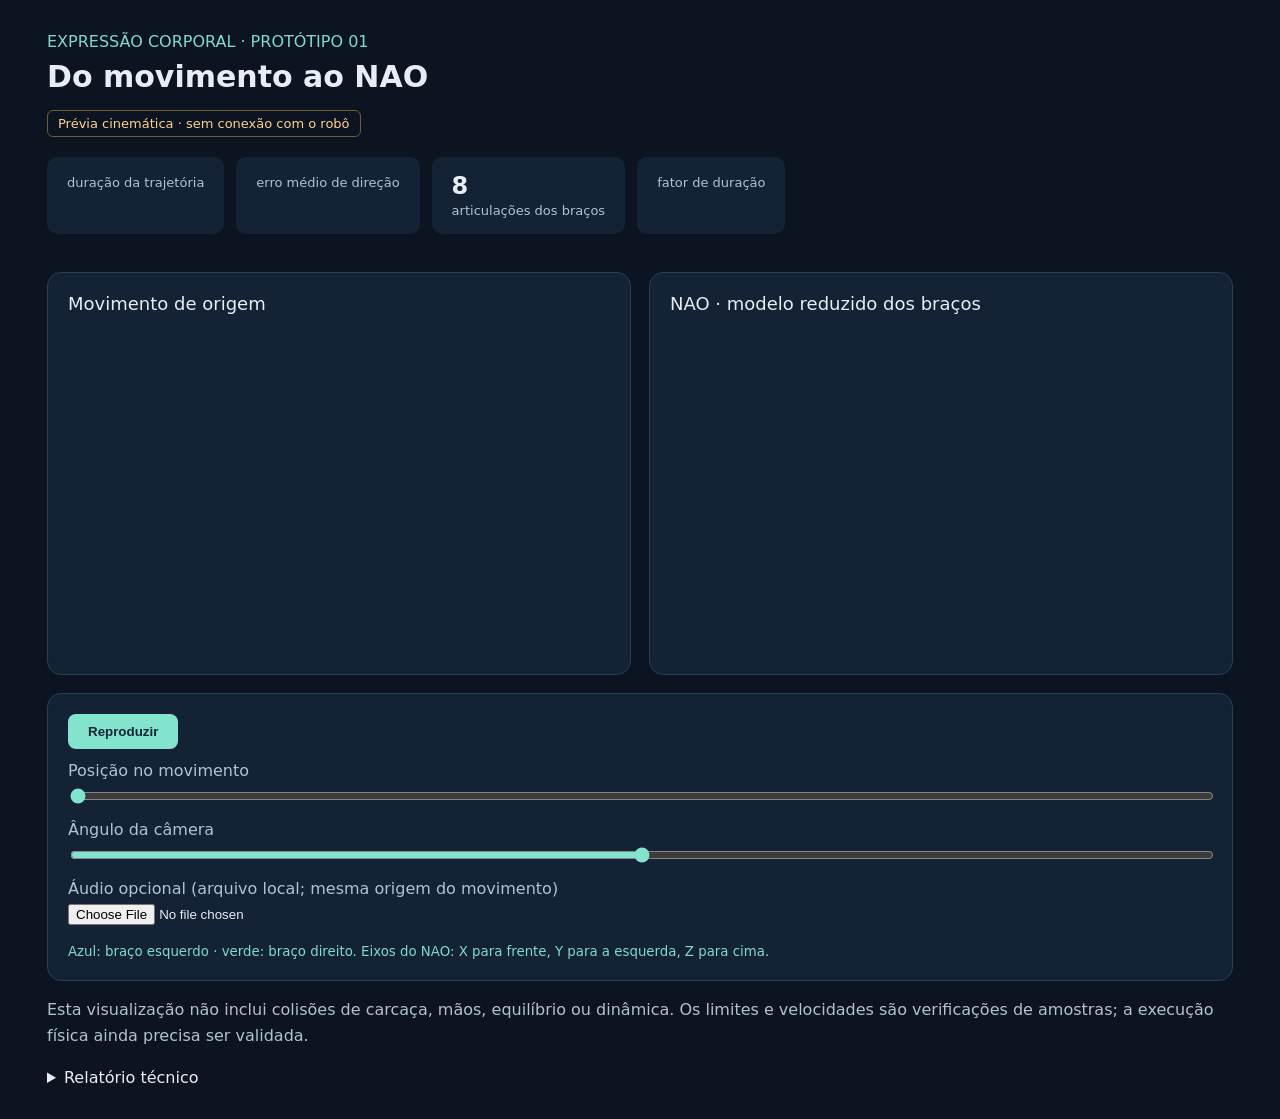
<file: nao_gestures/viewer.html>
<!doctype html><html lang="pt-BR"><meta charset="utf-8"><meta name="viewport" content="width=device-width,initial-scale=1">
<title>NAO · Laboratório de gestos</title>
<style>
*{box-sizing:border-box}body{margin:0;background:#0b1420;color:#e6edf5;font:16px system-ui,sans-serif}main{max-width:1250px;margin:auto;padding:32px}h1{font-size:30px;margin:8px 0}p{color:#b1c2d4;line-height:1.6}small,.eyebrow{color:#7fdbca}.grid{display:grid;grid-template-columns:1fr 1fr;gap:18px}.panel,.controls{background:#132235;border:1px solid #284058;border-radius:14px;padding:20px;margin-top:18px}canvas{width:100%;height:340px;display:block}h2{font-size:18px;font-weight:500;margin:0}.stats{display:flex;gap:12px;flex-wrap:wrap;margin:20px 0}.stat{background:#132235;padding:15px 20px;border-radius:10px}.stat b{display:block;font-size:24px}.stat span{font-size:13px;color:#b1c2d4}button{background:#83e4ce;color:#102532;border:0;border-radius:8px;padding:10px 20px;font-weight:700;cursor:pointer}input[type=range]{accent-color:#83e4ce;width:100%}label{display:block;color:#b1c2d4;margin:12px 0 6px}.badge{display:inline-block;color:#ffd28d;border:1px solid #775735;border-radius:6px;padding:5px 10px;font-size:13px}details{margin-top:20px}pre{white-space:pre-wrap;font-size:12px;color:#b1c2d4}.row{display:flex;gap:20px;align-items:center}.note{color:#ffd28d}@media(max-width:750px){.grid{grid-template-columns:1fr}main{padding:16px}canvas{height:280px}}
</style><main>
<div class="eyebrow">EXPRESSÃO CORPORAL · PROTÓTIPO 01</div><h1>Do movimento ao NAO</h1>
<p id="source"></p><span class="badge">Prévia cinemática · sem conexão com o robô</span>
<div class="stats"><div class="stat"><b id="duration"></b><span>duração da trajetória</span></div><div class="stat"><b id="error"></b><span>erro médio de direção</span></div><div class="stat"><b>8</b><span>articulações dos braços</span></div><div class="stat"><b id="stretch"></b><span>fator de duração</span></div></div>
<div class="grid"><section class="panel"><h2>Movimento de origem</h2><canvas id="human"></canvas></section><section class="panel"><h2>NAO · modelo reduzido dos braços</h2><canvas id="robot"></canvas></section></div>
<section class="controls"><div class="row"><button id="play">Reproduzir</button><output id="clock"></output></div><label for="timeline">Posição no movimento</label><input id="timeline" type="range" min="0" step="1" value="0"><label for="yaw">Ângulo da câmera</label><input id="yaw" type="range" min="-180" max="180" value="0"><label for="audio">Áudio opcional (arquivo local; mesma origem do movimento)</label><input id="audio" type="file" accept="audio/*"><audio id="sound" controls style="display:none;width:100%;margin-top:12px"></audio><p class="note" id="sync"></p><small>Azul: braço esquerdo · verde: braço direito. Eixos do NAO: X para frente, Y para a esquerda, Z para cima.</small></section>
<p>Esta visualização não inclui colisões de carcaça, mãos, equilíbrio ou dinâmica. Os limites e velocidades são verificações de amostras; a execução física ainda precisa ser validada.</p><details><summary>Relatório técnico</summary><pre id="report"></pre></details>
</main><script>
const D=__DATA__;
if(new URLSearchParams(location.search).has('embed')){const style=document.createElement('style');style.textContent='main{padding:12px}main>.eyebrow,main>h1,main>p,main>.badge,.stats,details{display:none}.grid{gap:8px}.panel{padding:10px;margin-top:0}h2{font-size:12px}canvas{height:220px!important}.controls{padding:10px;margin-top:8px}label[for=yaw],#yaw,label[for=audio],#audio,small,#sync,#sound{display:none!important}.controls label{font-size:10px;margin:5px 0}button{padding:7px 12px;font-size:11px}output{font-size:11px}.row{gap:12px}@media(max-width:750px){.grid{grid-template-columns:1fr 1fr}main{padding:10px}}';document.head.appendChild(style)}
const $=id=>document.getElementById(id), R=D.report;
$('source').textContent=D.source;$('duration').textContent=R.output_duration_s.toFixed(2)+' s';$('error').textContent=R.mean_limb_direction_error_deg.toFixed(1)+'°';$('stretch').textContent=R.time_stretch.toFixed(2)+'×';$('report').textContent=JSON.stringify(R,null,2);
$('sync').textContent=R.audio_sync_valid?'Sem mudança global de duração. Sincronização física ainda não medida.':'O gesto precisou ser desacelerado. O áudio original não fica sincronizado; será necessário replanejar o movimento ou ajustar o áudio.';
$('timeline').max=D.times.length-1;
let running=false,start=0,cursor=0,audioURL=D.audio_data_url||null;
if(audioURL){$('sound').src=audioURL;$('audio').parentElement.querySelector('label[for=audio]').textContent='Áudio da fala incorporado · você pode selecionar outro arquivo';}
function project(p,w,h,scale){let a=Number($('yaw').value)*Math.PI/180;let depth=p[0]*Math.cos(a)-p[1]*Math.sin(a),side=p[0]*Math.sin(a)+p[1]*Math.cos(a);return[w/2-side*scale,h*.58-p[2]*scale+depth*scale*.22]}
function render(id,arms,scale){const c=$(id),rect=c.getBoundingClientRect(),dpr=window.devicePixelRatio||1;c.width=rect.width*dpr;c.height=rect.height*dpr;const x=c.getContext('2d');x.scale(dpr,dpr);const w=rect.width,h=rect.height;scale*=Math.min(w/500,h/340);function line(points,color,width=3){x.beginPath();points.forEach((p,i)=>{const q=project(p,w,h,scale);i?x.lineTo(...q):x.moveTo(...q)});x.strokeStyle=color;x.lineWidth=width;x.stroke()}
for(let i=-3;i<=3;i++)line([[0,i*.1,-.25],[0,i*.1,.25]],'#20364b',1);line([[-.3,0,-.25],[.3,0,-.25]],'#344c63',1);
const shL=arms[0][0],shR=arms[1][0],center=shL.map((v,i)=>(v+shR[i])/2);line([shL,shR],'#788ea6',5);line([[center[0],center[1],center[2]-.20],center,[center[0],center[1],center[2]+.09]],'#788ea6',5);
for(let s=0;s<2;s++){let color=s?'#83e4ce':'#80b9ff';line(arms[s],color,7);for(const p of arms[s]){let q=project(p,w,h,scale);x.beginPath();x.arc(...q,6,0,2*Math.PI);x.fillStyle=color;x.fill()}}
const head=project([center[0],center[1],center[2]+.13],w,h,scale);x.beginPath();x.arc(...head,scale*.043,0,Math.PI*2);x.strokeStyle='#788ea6';x.lineWidth=4;x.stroke();}
function draw(){let i=Math.round(cursor);$('timeline').value=i;$('clock').textContent=D.times[i].toFixed(2)+' / '+R.output_duration_s.toFixed(2)+' s';const h=D.human[i],center=h[0][0].map((v,k)=>(v+h[1][0][k])/2),centered=h.map(arm=>arm.map(p=>p.map((v,k)=>v-center[k]+(k===2?.1:0))));render('human',centered,280);render('robot',D.robot[i],650)}
function stop(){running=false;$('play').textContent='Reproduzir';$('sound').pause()}
function tick(now){if(!running)return;let time=audioURL&&R.audio_sync_valid&&!$('sound').paused?$('sound').currentTime:(now-start)/1000;cursor=Math.min(D.times.length-1,Math.round(time/R.output_duration_s*(D.times.length-1)));draw();if(cursor>=D.times.length-1){stop();return}requestAnimationFrame(tick)}
$('play').onclick=()=>{if(running){stop();return}if(cursor>=D.times.length-1)cursor=0;start=performance.now()-D.times[Math.round(cursor)]*1000;running=true;$('play').textContent='Pausar';if(audioURL&&R.audio_sync_valid){$('sound').currentTime=D.times[Math.round(cursor)];$('sound').play().catch(()=>{})}requestAnimationFrame(tick)};
$('timeline').oninput=()=>{stop();cursor=Number($('timeline').value);draw()};$('yaw').oninput=draw;window.onresize=draw;
$('audio').onchange=()=>{stop();if(audioURL)URL.revokeObjectURL(audioURL);const file=$('audio').files[0];audioURL=file?URL.createObjectURL(file):null;$('sound').src=audioURL||'';$('sound').style.display=file?'block':'none'};draw();
</script></html>
</file>
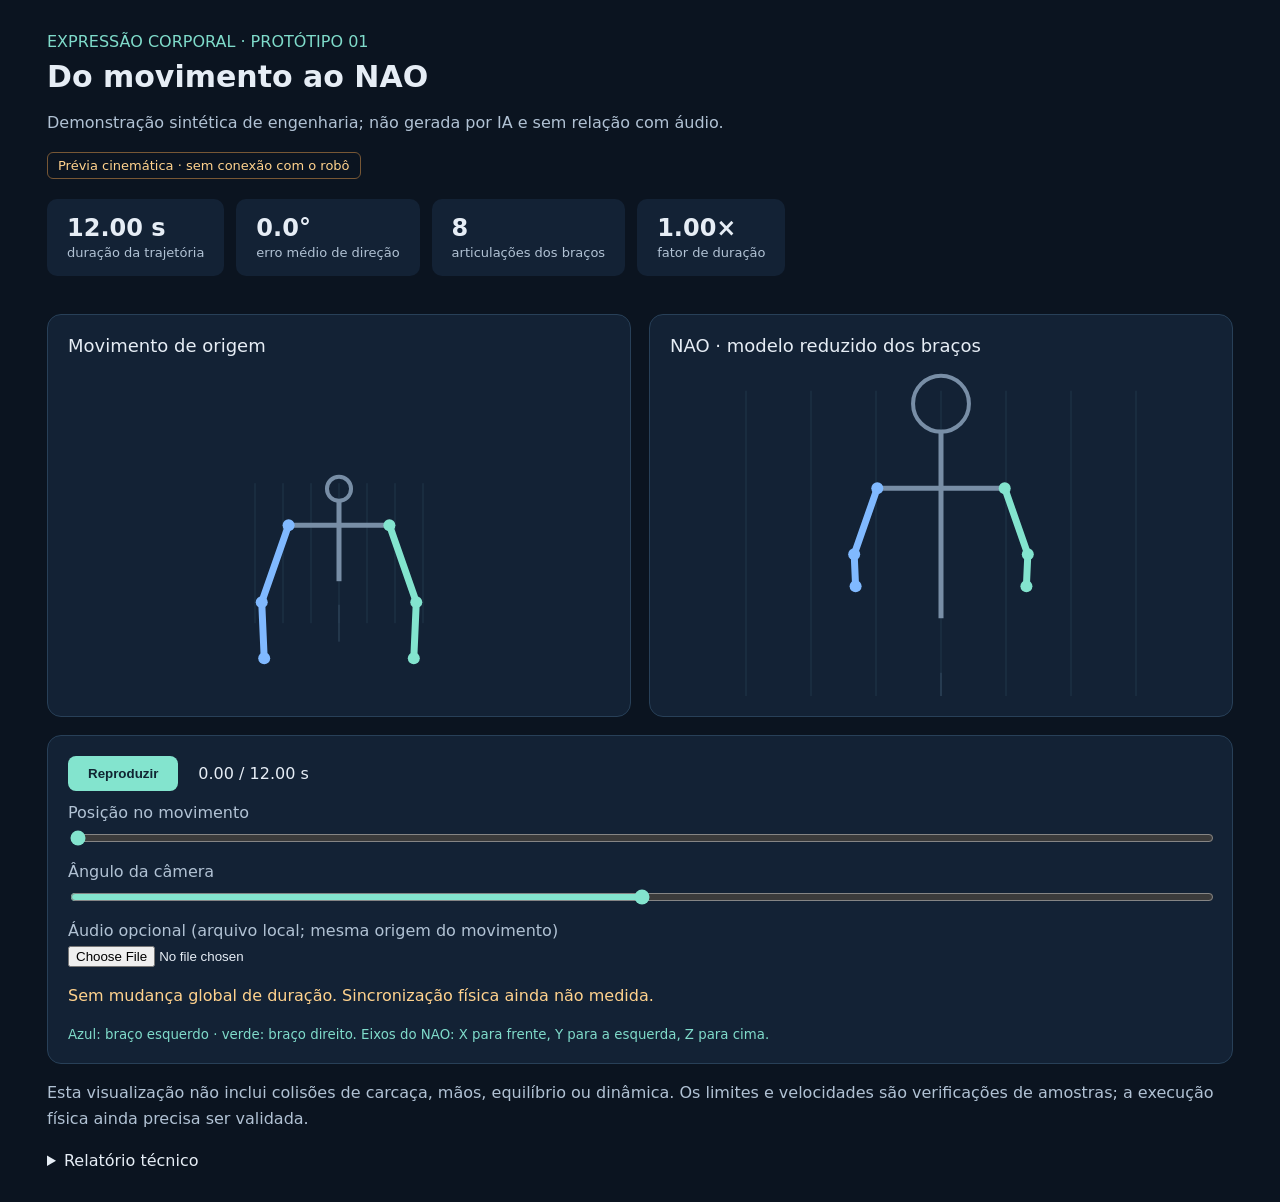
<file: examples/demo/preview.html>
<!doctype html><html lang="pt-BR"><meta charset="utf-8"><meta name="viewport" content="width=device-width,initial-scale=1">
<title>NAO · Laboratório de gestos</title>
<style>
*{box-sizing:border-box}body{margin:0;background:#0b1420;color:#e6edf5;font:16px system-ui,sans-serif}main{max-width:1250px;margin:auto;padding:32px}h1{font-size:30px;margin:8px 0}p{color:#b1c2d4;line-height:1.6}small,.eyebrow{color:#7fdbca}.grid{display:grid;grid-template-columns:1fr 1fr;gap:18px}.panel,.controls{background:#132235;border:1px solid #284058;border-radius:14px;padding:20px;margin-top:18px}canvas{width:100%;height:340px;display:block}h2{font-size:18px;font-weight:500;margin:0}.stats{display:flex;gap:12px;flex-wrap:wrap;margin:20px 0}.stat{background:#132235;padding:15px 20px;border-radius:10px}.stat b{display:block;font-size:24px}.stat span{font-size:13px;color:#b1c2d4}button{background:#83e4ce;color:#102532;border:0;border-radius:8px;padding:10px 20px;font-weight:700;cursor:pointer}input[type=range]{accent-color:#83e4ce;width:100%}label{display:block;color:#b1c2d4;margin:12px 0 6px}.badge{display:inline-block;color:#ffd28d;border:1px solid #775735;border-radius:6px;padding:5px 10px;font-size:13px}details{margin-top:20px}pre{white-space:pre-wrap;font-size:12px;color:#b1c2d4}.row{display:flex;gap:20px;align-items:center}.note{color:#ffd28d}@media(max-width:750px){.grid{grid-template-columns:1fr}main{padding:16px}canvas{height:280px}}
</style><main>
<div class="eyebrow">EXPRESSÃO CORPORAL · PROTÓTIPO 01</div><h1>Do movimento ao NAO</h1>
<p id="source"></p><span class="badge">Prévia cinemática · sem conexão com o robô</span>
<div class="stats"><div class="stat"><b id="duration"></b><span>duração da trajetória</span></div><div class="stat"><b id="error"></b><span>erro médio de direção</span></div><div class="stat"><b>8</b><span>articulações dos braços</span></div><div class="stat"><b id="stretch"></b><span>fator de duração</span></div></div>
<div class="grid"><section class="panel"><h2>Movimento de origem</h2><canvas id="human"></canvas></section><section class="panel"><h2>NAO · modelo reduzido dos braços</h2><canvas id="robot"></canvas></section></div>
<section class="controls"><div class="row"><button id="play">Reproduzir</button><output id="clock"></output></div><label for="timeline">Posição no movimento</label><input id="timeline" type="range" min="0" step="1" value="0"><label for="yaw">Ângulo da câmera</label><input id="yaw" type="range" min="-180" max="180" value="0"><label for="audio">Áudio opcional (arquivo local; mesma origem do movimento)</label><input id="audio" type="file" accept="audio/*"><audio id="sound" controls style="display:none;width:100%;margin-top:12px"></audio><p class="note" id="sync"></p><small>Azul: braço esquerdo · verde: braço direito. Eixos do NAO: X para frente, Y para a esquerda, Z para cima.</small></section>
<p>Esta visualização não inclui colisões de carcaça, mãos, equilíbrio ou dinâmica. Os limites e velocidades são verificações de amostras; a execução física ainda precisa ser validada.</p><details><summary>Relatório técnico</summary><pre id="report"></pre></details>
</main><script>
const D={"human": [[[[0.0, 0.18, 0.12], [0.0850748458462442, 0.27601545168297015, -0.13603867606741182], [0.2434259523207778, 0.26711905671382186, -0.30177294307289215]], [[0.0, -0.18, 0.12], [0.0850748458462442, -0.27601545168297015, -0.13603867606741182], [0.2434259523207778, -0.26711905671382186, -0.30177294307289215]]], [[[0.0, 0.18, 0.12], [0.0850879971308837, 0.2760198813858633, -0.136032644643021], [0.24345011529795624, 0.26712511949745693, -0.30175647746614487]], [[0.0, -0.18, 0.12], [0.08508802295176184, -0.2760196513318302, -0.13603272233891167], [0.24345013872690136, -0.26712471275991295, -0.3017565479646288]]], [[[0.0, 0.18, 0.12], [0.08512739284639914, 0.27603362831868417, -0.13601439260151693], [0.24352241799532492, 0.2671438254477864, -0.3017070401088452]], [[0.0, -0.18, 0.12], [0.08512759935960836, -0.2760317895300048, -0.13601501367485247], [0.24352260538996967, -0.26714057445349587, -0.3017076036844998]]], [[[0.0, 0.18, 0.12], [0.08519293612095653, 0.27605737332754665, -0.135983680465187], [0.243642560796612, 0.26717594261925187, -0.3016245650731777]], [[0.0, -0.18, 0.12], [0.08519363279945462, -0.27605117665346557, -0.13598577381158594], [0.24364319304112636, -0.26716498684443524, -0.30162646481140865]]], [[[0.0, 0.18, 0.12], [0.08528451730598673, 0.2760917861310719, -0.1359402659724046], [0.2438102178433395, 0.2672222234778361, -0.3015089802649359]], [[0.0, -0.18, 0.12], [0.0852861676802988, -0.2760771283368489, -0.13594521877337862], [0.2438117157748092, -0.2671963083543237, -0.30151347558238484]]], [[[0.0, 0.18, 0.12], [0.08540201411549048, 0.27613752125492513, -0.13588390530077576], [0.24402503799949443, 0.267283399381026, -0.3013602082711311]], [[0.0, -0.18, 0.12], [0.08540523494773324, -0.2761089695142464, -0.13589355564850036], [0.24402796178647607, -0.26723291957047896, -0.30136896860352913]]], [[[0.0, 0.18, 0.12], [0.08554529177116765, 0.2761952140139743, -0.13581435428175542], [0.244286645807808, 0.2673601751498632, -0.3011781672272835]], [[0.0, -0.18, 0.12], [0.08555085193505421, -0.2761460384038046, -0.13583098137723765], [0.24429169407671178, -0.26727323194011426, -0.3011932635537219]]], [[[0.0, 0.18, 0.12], [0.08571420315579793, 0.2762654765596939, -0.13573136960510268], [0.24459464243895063, 0.2674532237592621, -0.30096277170159796]], [[0.0, -0.18, 0.12], [0.08572302220681413, -0.2761876904197755, -0.1357576815570541], [0.24460265111995352, -0.26731569633141233, -0.3009866658858309]]], [[[0.0, 0.18, 0.12], [0.0859085889773651, 0.27634889401033386, -0.13563471001196925], [0.24494860663540496, 0.267563181172174, -0.30071393359342347]], [[0.0, -0.18, 0.12], [0.08592173539362516, -0.27623330199608975, -0.13567382927057137], [0.24496054749689405, -0.2673588114287576, -0.30074946553150317]]], [[[0.0, 0.18, 0.12], [0.08612827794646143, 0.27644602068118496, -0.1355241374757804], [0.2453480956521949, 0.2676906413424559, -0.3004315630435453]], [[0.0, -0.18, 0.12], [0.08614696701724521, -0.2762822743059963, -0.13557958394244746], [0.24536507449043227, -0.26740113193000353, -0.3004819356168671]]], [[[0.0, 0.18, 0.12], [0.08637308696952595, 0.2765573764320112, -0.13539941837036673], [0.24579264619699367, 0.2678361514104939, -0.300115569353942]], [[0.0, -0.18, 0.12], [0.08639867830520649, -0.2763340368628291, -0.13547509023156162], [0.2458159006457979, -0.2674412765143994, -0.3001843311975615]]], [[[0.0, 0.18, 0.12], [0.08664282136045984, 0.27668344314836735, -0.1352603246250303], [0.24628177537241847, 0.2680002071147133, -0.2997658619146656]], [[0.0, -0.18, 0.12], [0.0866768159944845, -0.2763880509875201, -0.13536047696518255], [0.24631267229620274, -0.2674779355506299, -0.2998568880224407]]], [[[0.0, 0.18, 0.12], [0.08693727507312526, 0.27682466137309575, -0.13510663486637325], [0.24681498162352572, 0.26818324844110336, -0.29938235113546396]], [[0.0, -0.18, 0.12], [0.08698131212394572, -0.27644381312907057, -0.13523585612198308], [0.24685501405602933, -0.26750987851536173, -0.29949982133605313]]], [[[0.0, 0.18, 0.12], [0.0872562309571677, 0.2769814271037806, -0.13493813554677037], [0.2473917456936536, 0.2683856555317831, -0.29896494937963936]], [[0.0, -0.18, 0.12], [0.0873120838155611, -0.2765008580248101, -0.1351013218708595], [0.24744252928417815, -0.26753596109370975, -0.299113324730519]]], [[[0.0, 0.18, 0.12], [0.08759946103950218, 0.27715408877135195, -0.13475462205933975], [0.2480115315918009, 0.2686077448724575, -0.2985135718974667]], [[0.0, -0.18, 0.12], [0.08766903304461372, -0.27655876168792737, -0.1349569496725211], [0.24807480052071595, -0.2675551319341396, -0.2986975690577528]]], [[[0.0, 0.18, 0.12], [0.08796672683367379, 0.2773429444143547, -0.1345558998391388], [0.24867378757468736, 0.2688497657773442, -0.2980281377562358]], [[0.0, -0.18, 0.12], [0.08805204639937483, -0.27661714421042405, -0.13480279545072582], [0.2487513899004217, -0.2675664390315117, -0.29825270141306315]]], [[[0.0, 0.18, 0.12], [0.08835777967913934, 0.27754823906265236, -0.13434178545010705], [0.24937794714651296, 0.2691118971888168, -0.2975085707636835]], [[0.0, -0.18, 0.12], [0.08846099483096014, -0.27667567237033364, -0.13463889483985114], [0.24947183954719, -0.2675690357132163, -0.2977788442010097]]], [[[0.0, 0.18, 0.12], [0.08877236111231718, 0.27777016234350765, -0.134112107656972], [0.2501234300791949, 0.26939424480759927, -0.29695480038120065]], [[0.0, -0.18, 0.12], [0.08889573339430903, -0.2767340620327559, -0.1344652625152024], [0.2502356719535147, -0.2675621862046751, -0.29727609429400637]]], [[[0.0, 0.18, 0.12], [0.08921020327101783, 0.2780088463220852, -0.13386670848096166], [0.2509096434555502, 0.269696838567878, -0.2963667626228075]], [[0.0, -0.18, 0.12], [0.08935610098144975, -0.2767920803349767, -0.13428189161208548], [0.2510423903494467, -0.26754527075186446, -0.29674452229355025]]], [[[0.0, 0.18, 0.12], [0.08967102933359827, 0.27826436358745266, -0.13360544423770931], [0.2517359827374702, 0.2700196304701687, -0.2957444009354307]], [[0.0, -0.18, 0.12], [0.08984192004842292, -0.27684954764667463, -0.13408875323919262], [0.25189147906547793, -0.2675177902799472, -0.29618417190309737]]], [[[0.0, 0.18, 0.12], [0.09015455399387312, 0.2785367255941212, -0.13332818655521672], [0.25260183286062576, 0.2703624927831963, -0.2950876670555579]], [[0.0, -0.18, 0.12], [0.0903529963374259, -0.2769063392969612, -0.13388579609129642], [0.252782403893755, -0.2674793705686016, -0.2955950594205641]]], [[[0.0, 0.18, 0.12], [0.09066048397247381, 0.27882588126807234, -0.13303482336916728], [0.2535065693566505, 0.27072521662442856, -0.29439652183686643]], [[0.0, -0.18, 0.12], [0.090889118595917, -0.2769623870607504, -0.13367294616560627], [0.2537146124518659, -0.26742976592616857, -0.2949771733571802]]], [[[0.0, 0.18, 0.12], [0.09118851856496549, 0.27913171588506236, -0.1327252598922597], [0.25444955950306447, 0.27110751092724517, -0.29367093604295125]], [[0.0, -0.18, 0.12], [0.09145005829457195, -0.277017680397716, -0.13345010658543038], [0.2546875345531626, -0.26736886234633683, -0.2943304741879984]]], [[[0.0, 0.18, 0.12], [0.09173835022661578, 0.2794540502277901, -0.1323994195535858], [0.25543016350044695, 0.2715090018010438, -0.2929108910988366]], [[0.0, -0.18, 0.12], [0.09203556934611759, -0.2770722674378649, -0.13321715753401786], [0.25570058258720096, -0.267296680132725, -0.2936548942378108]]], [[[0.0, 0.18, 0.12], [0.09230966519326084, 0.27979264002726223, -0.13205724490340948], [0.2564477356755335, 0.27192923228888277, -0.292116379794538]], [[0.0, -0.18, 0.12], [0.09264538782717585, -0.27712625570853006, -0.1329739563006307], [0.2567531519133668, -0.267213375978404, -0.29295033770453405]]], [[[0.0, 0.18, 0.12], [0.09290214413723519, 0.2801471756923997, -0.13169869847804144], [0.25750162570803314, 0.27236766252554817, -0.2912874069335938]], [[0.0, -0.18, 0.12], [0.0932792317053371, -0.27717981259837876, -0.1327203374400367], [0.2578446212701636, -0.2671192444891407, -0.292216680820367]]], [[[0.0, 0.18, 0.12], [0.09351546285681968, 0.2805172823305974, -0.13132376361885434], [0.2585911798780082, 0.2728236702972184, -0.29042398991919727]], [[0.0, -0.18, 0.12], [0.09393680057373546, -0.27723316555482674, -0.13245611304572907], [0.25897435320191187, -0.26701471914092567, -0.2914537721492145]]], [[[0.0, 0.18, 0.12], [0.09414929299713302, 0.280902520060605, -0.13093244523887143], [0.2597157423296931, 0.27329655200219694, -0.2895261592703653]], [[0.0, -0.18, 0.12], [0.09461777539543617, -0.27728660201205824, -0.13218107313628075], [0.26014169450381697, -0.26690037266417166, -0.29066143301704095]]], [[[0.0, 0.18, 0.12], [0.0948033027998354, 0.2813023846177188, -0.1305247705297951], [0.26087465634661905, 0.2737855240104892, -0.2885939590604846]], [[0.0, -0.18, 0.12], [0.09532181825994772, -0.2773404690476778, -0.13189498615334844], [0.26134597668547654, -0.26677691684885324, -0.28983945807002437]]], [[[0.0, 0.18, 0.12], [0.09547715787844424, 0.28171630824989924, -0.13010078960184462], [0.2620672656318942, 0.27428972441833943, -0.287627447270592]], [[0.0, -0.18, 0.12], [0.09604857215415312, -0.2773951727668491, -0.1315975995689626], [0.26258651645193015, -0.2666452017667698, -0.2889876159536367]]], [[[0.0, 0.18, 0.12], [0.09617052201548563, 0.2821436609020409, -0.1296605760483579], [0.2632929155864852, 0.2748082151922074, -0.2866266960498985]], [[0.0, -0.18, 0.12], [0.09679766074991596, -0.2774511774136326, -0.13128864059889556], [0.26386261620035717, -0.2665062144090918, -0.28810565010415096]]], [[[0.0, 0.18, 0.12], [0.09688305797712099, 0.28258375168424976, -0.1292042274267955], [0.2645509545773481, 0.2753399846950791, -0.2855917918763453]], [[0.0, -0.18, 0.12], [0.09756868821054865, -0.27750900421009517, -0.13096781701809573], [0.26517356452946017, -0.2663610767393547, -0.2871932796425649]]], [[[0.0, 0.18, 0.12], [0.09761442834031517, 0.28303583061861953, -0.12873186564757771], [0.26584073518631374, 0.2758839505864656, -0.28452283561041486]], [[0.0, -0.18, 0.12], [0.09836123901825344, -0.2775692299246485, -0.13063481807343752], [0.2665186367575092, -0.26621104316412003, -0.28625020035962]]], [[[0.0, 0.18, 0.12], [0.09836429632704398, 0.28349909065766943, -0.12824363726210786], [0.2671616154297221, 0.276438963085961, -0.28341994243599655]], [[0.0, -0.18, 0.12], [0.09917487782454396, -0.27763248517197253, -0.13028931548835904], [0.26789709544393536, -0.2660574974256159, -0.2852760857794596]]], [[[0.0, 0.18, 0.12], [0.09913232663950092, 0.28397266996630366, -0.1277397136413889], [0.2685129599379945, 0.27700380858881596, -0.28228324168285235]], [[0.0, -0.18, 0.12], [0.10000914932555088, -0.277699452447792, -0.1299309645533768], [0.26930819090832175, -0.26590194892278546, -0.28427058828860763]]], [[[0.0, 0.18, 0.12], [0.0999181862897427, 0.28445565445790505, -0.12722029103683827], [0.2698941410835768, 0.27757721362063775, -0.2811128765261096]], [[0.0, -0.18, 0.12], [0.10086357816399341, -0.27777086390270755, -0.12955940529596205], [0.2707511617396121, -0.2657460284693278, -0.2832333403163073]]], [[[0.0, 0.18, 0.12], [0.10072154541674377, 0.2849470805739746, -0.1266855905152599], [0.27130454004507965, 0.27815784911705604, -0.27990900355926396]], [[0.0, -0.18, 0.12], [0.1017376688594815, -0.2778474988602266, -0.12917426372287413], [0.27222523528742787, -0.26559148349947737, -0.2821639555519435]]], [[[0.0, 0.18, 0.12], [0.10154207808340056, 0.28544593829560144, -0.1261358577604344], [0.2727435477949298, 0.27874433501300916, -0.27867179223836347]], [[0.0, -0.18, 0.12], [0.102630905768696, -0.27793018108509604, -0.12877515312775384], [0.2737296281265274, -0.2654401727344432, -0.28106203018522835]]], [[[0.0, 0.18, 0.12], [0.10237946304565464, 0.2859511743739865, -0.12557136273445346], [0.2742105659974835, 0.2793352451251989, -0.27740142419638203]], [[0.0, -0.18, 0.12], [0.10354275307687912, -0.2780197758090127, -0.12836167545660368], [0.27526354648469975, -0.26529406032460906, -0.2799271441551122]]], [[[0.0, 0.18, 0.12], [0.1032333844856066, 0.2864616957662722, -0.12499239919274363], [0.2757050078043589, 0.2799291123102449, -0.2760980924282549]], [[0.0, -0.18, 0.12], [0.10447265482197546, -0.2781171865217566, -0.1279334227237288], [0.276826186623806, -0.2651552094847448, -0.2787588623939892]]], [[[0.0, 0.18, 0.12], [0.10410353270025875, 0.28697637326204667, -0.12439928404769401], [0.2772262985336916, 0.2805244338801435, -0.27476200034862625]], [[0.0, -0.18, 0.12], [0.10542003495267711, -0.27822335153678446, -0.12748997847076068], [0.2784167351632318, -0.26502577564162305, -0.27755673605468045]]], [[[0.0, 0.18, 0.12], [0.10498960473738721, 0.28749404528511, -0.12379235657692367], [0.2787738762201727, 0.2811196772557937, -0.27339336072604126]], [[0.0, -0.18, 0.12], [0.10638429742157222, -0.2783392403412958, -0.12703091926156804], [0.2800343693347894, -0.26490799911551893, -0.2763203037089208]]], [[[0.0, 0.18, 0.12], [0.10589130496998883, 0.28801352185440793, -0.12317197747347472], [0.2803471920230567, 0.28171328583859645, -0.2719923944990705]], [[0.0, -0.18, 0.12], [0.10736482631456379, -0.2784658497417699, -0.1265558162061376], [0.281678257158056, -0.2648041973591103, -0.2750490925076132]]], [[[0.0, 0.18, 0.12], [0.1068083456007984, 0.2885335886874791, -0.12253852773660012], [0.2819457104798556, 0.28230368507947246, -0.2705593294816755]], [[0.0, -0.18, 0.12], [0.10836098601772791, -0.2786041998169449, -0.12606423650690435], [0.28334755752533414, -0.2647167567792618, -0.2737426192949363]]], [[[0.0, 0.18, 0.12], [0.10774044708852239, 0.2890530114293033, -0.12189240740330304], [0.28356890959417297, 0.2828892887240455, -0.2690943989669762]], [[0.0, -0.18, 0.12], [0.10937212142281512, -0.27875532969116834, -0.12555574502149539], [0.2850414201858433, -0.26464812416904965, -0.27240039167047153]]], [[[0.0, 0.18, 0.12], [0.10868733848769901, 0.2895705399891131, -0.1212340341223736], [0.2852162807470671, 0.2834685052122406, -0.2675978402404522]], [[0.0, -0.18, 0.12], [0.11039755817267438, -0.278920293141997, -0.12502990583643525], [0.28675898561943547, -0.2646007977791702, -0.271021908995837]]], [[[0.0, 0.18, 0.12], [0.10964875769446857, 0.29008491296751143, -0.12056384157432129], [0.2868873284224769, 0.2840397442100951, -0.2660698930154457]], [[0.0, -0.18, 0.12], [0.11143660294799485, -0.2791001540568414, -0.12448628384701105], [0.28849938479107784, -0.2645773180595285, -0.26960666334480576]]], [[[0.0, 0.18, 0.12], [0.11062445159102854, 0.29059486215615155, -0.11988227774232518], [0.28858156973858573, 0.28460142325122123, -0.2645107978056558]], [[0.0, -0.18, 0.12], [0.11248854379691259, -0.27929598175434167, -0.12392444633921285], [0.2902617387785438, -0.2645802581033402, -0.268154140398551]]], [[[0.0, 0.18, 0.12], [0.11161417608215529, 0.29109911709225367, -0.11918980304106475], [0.2902985337785442, 0.285151974465031, -0.26292079425103454]], [[0.0, -0.18, 0.12], [0.11355265050923098, -0.279508846187027, -0.12334396457043076], [0.29204515826724875, -0.26461221382747463, -0.26666382029041913]]], [[[0.0, 0.18, 0.12], [0.11261769601789072, 0.2915964096503787, -0.11848688831205556], [0.2920377607156875, 0.28568985136858394, -0.2613001194151372]], [[0.0, -0.18, 0.12], [0.11462817503723337, -0.2797398130426196, -0.12274441534638172], [0.29384874290788987, -0.2646757939239966, -0.2651351784074495]]], [[[0.0, 0.18, 0.12], [0.11363478499733055, 0.2920854786541228, -0.11777401269585086], [0.29379880073029463, 0.2862135356986944, -0.2596490060734733]], [[0.0, -0.18, 0.12], [0.11571435196534535, -0.27998993876212863, -0.12212538259254432], [0.2956715805345588, -0.2647736096189546, -0.26356768615867854]]], [[[0.0, 0.18, 0.12], [0.11466522504938231, 0.2925650744907513, -0.11705166139317846], [0.2955812127169799, 0.286721544260749, -0.25796768101376216]], [[0.0, -0.18, 0.12], [0.11681039903120093, -0.28026026549359595, -0.12148645891918095], [0.2975127462432169, -0.26490826427536446, -0.2619608117230413]]], [[[0.0, 0.18, 0.12], [0.1157088061874052, 0.29303396371223567, -0.116320323328711], [0.2973845627840065, 0.28721243577054295, -0.2562563633701405]], [[0.0, -0.18, 0.12], [0.11791551770100403, -0.2805518160010275, -0.12082724717979842], [0.29937130133288614, -0.26508234287808463, -0.26031402079234606]]], [[[0.0, 0.18, 0.12], [0.11676532583577268, 0.29349093360668754, -0.11558048873272217], [0.29920842254812785, 0.2876848176653018, -0.25451526301433014]], [[0.0, -0.18, 0.12], [0.11902889380242203, -0.28086558854865007, -0.1201473620236253], [0.30124629211455256, -0.26529840143883865, -0.2586267773272958]]], [[[0.0, 0.18, 0.12], [0.11783458812761059, 0.29393479672479284, -0.11483264665730894], [0.301052367230955, 0.288137352859948, -0.2527445790274706]], [[0.0, -0.18, 0.12], [0.12014969821861084, -0.2812025517811762, -0.1194464314433504], [0.30313674859559864, -0.2655589563600362, -0.2568985443468245]]], [[[0.0, 0.18, 0.12], [0.11891640307424807, 0.29436439534650727, -0.11407728244515905], [0.3029159735653271, 0.28856876642456, -0.2509444982767726]], [[0.0, -0.18, 0.12], [0.12127708764733212, -0.2815636396212302, -0.1187240983199439], [0.3050416830505349, -0.2658664737962665, -0.2551287847730154]]], [[[0.0, 0.18, 0.12], [0.12001058560825681, 0.29477860587400206, -0.11331487516998093], [0.3047988175226636, 0.28897785215887767, -0.24911519412131444]], [[0.0, -0.18, 0.12], [0.12241020542947459, -0.28194974620548646, -0.11798002196686752], [0.30696008849184653, -0.26622335905239214, -0.2533169623555722]]], [[[0.0, 0.18, 0.12], [0.12111695450333726, 0.2951763431375903, -0.11254589506866935], [0.3067004718747848, 0.28936347903960735, -0.24725682527115878]], [[0.0, -0.18, 0.12], [0.12354818245162123, -0.28236172088138844, -0.11721387967634112], [0.30889093705787696, -0.26663194605707263, -0.25146254270112345]]], [[[0.0, 0.18, 0.12], [0.12223533117571815, 0.2955565646021401, -0.1117708009860473], [0.30862050360617527, 0.28972459751618157, -0.24536953482352453]], [[0.0, -0.18, 0.12], [0.12469013812759727, -0.2828003632865501, -0.11642536827056876], [0.3108331783377829, -0.2670944869502954, -0.24956499443355407]]], [[[0.0, 0.18, 0.12], [0.12336553837315273, 0.29591827446226315, -0.11099003785356981], [0.3105584711950724, 0.2900602456305388, -0.24345344949895564]], [[0.0, -0.18, 0.12], [0.12583518146418046, -0.28326641853309054, -0.1156142056609179], [0.3127857376566737, -0.2676131418231081, -0.24762379051201155]]], [[[0.0, 0.18, 0.12], [0.124507398759006, 0.2962605276153347, -0.11020403422370742], [0.31251392178409737, 0.2903695549363888, -0.24150867909932358]], [[0.0, -0.18, 0.12], [0.1269824122163364, -0.2837605725192058, -0.11478013241798607], [0.3147475143470382, -0.2681899686472264, -0.2456384097332137]]], [[[0.0, 0.18, 0.12], [0.1256607334003073, 0.29658243350215746, -0.10941319988181139], [0.31448638826331843, 0.29065175619334943, -0.23953531620802931]], [[0.0, -0.18, 0.12], [0.12813092213744698, -0.2842834473902426, -0.11392291335526333], [0.3167173800354117, -0.2688269134315733, -0.24360833844414392]]], [[[0.0, 0.18, 0.12], [0.12682536016998072, 0.2968831598057988, -0.10861792355711478], [0.3164753862906641, 0.2909061848112598, -0.23753343615097902]], [[0.0, -0.18, 0.12], [0.1292797963300152, -0.28483559717140056, -0.11304233912872064], [0.31869417697590485, -0.26952580064207354, -0.24153307249017608]]], [[[0.0, 0.18, 0.12], [0.12800109207473429, 0.2971619359998079, -0.10781857075412513], [0.31848041127640836, 0.29113228601992786, -0.23550309723477142]], [[0.0, -0.18, 0.12], [0.13042811470223495, -0.28541750359394197, -0.11213822785409969], [0.32067671646462337, -0.2702883239202154, -0.23941211942207316]]], [[[0.0, 0.18, 0.12], [0.1291877355212796, 0.2974180567376361, -0.10701548172501626], [0.3205009353600283, 0.291329619739543, -0.23344434127606664]], [[0.0, -0.18, 0.12], [0.1315749535356081, -0.28602957213644387, -0.11121042674296772], [0.32266377737114604, -0.27111603713500715, -0.23724500098318035]]], [[[0.0, 0.18, 0.12], [0.13038508853463507, 0.2976508850756409, -0.10620896960274079], [0.322536404409031, 0.291497865127001, -0.23135719443333802]], [[0.0, -0.18, 0.12], [0.1327193871684497, -0.2866721283021587, -0.11025881375773419], [0.3246541048250002, -0.27201034580200223, -0.23503125589548474]]], [[[0.0, 0.18, 0.12], [0.13159293894323307, 0.2978598555225406, -0.10539931871345226], [0.3245862350703508, 0.29163682477346864, -0.22924166834913537]], [[0.0, -0.18, 0.12], [0.13386048979964238, -0.2873454141529774, -0.10928329928480529], [0.3266464090964659, -0.2729724989020633, -0.2327704429600424]]], [[[0.0, 0.18, 0.12], [0.13281106254637787, 0.2980444769085947, -0.10458678308546643], [0.32664981190558423, 0.29174642852865534, -0.2270977616076491]], [[0.0, -0.18, 0.12], [0.13499733741637285, -0.28804958511978773, -0.10828382782389936], [0.3286393647119942, -0.27400358113148826, -0.23046214448361815]]], [[[0.0, 0.18, 0.12], [0.1340392212802772, 0.29820433506811705, -0.10377158517041701], [0.328726484641652, 0.2918267369274921, -0.22492546150879666]], [[0.0, -0.18, 0.12], [0.13612900984879717, -0.2887847071082051, -0.10726037969027544], [0.33063160984499546, -0.2751045056140295, -0.22810597003927263]]], [[[0.0, 0.18, 0.12], [0.13527716139937793, 0.2983390953291817, -0.10295391479047308], [0.33081556556841374, 0.2918779441952638, -0.22272474615625876]], [[0.0, -0.18, 0.12], [0.13725459295363837, -0.2895507539177022, -0.10621297272524877], [0.3326217460227159, -0.27627600710421146, -0.22570156056409374]]], [[[0.0, 0.18, 0.12], [0.13652461169006652, 0.2984485048045574, -0.1021339283235258], [0.33291632711432456, 0.2919003808076945, -0.22049558685296244]], [[0.0, -0.18, 0.12], [0.13837318092761322, -0.29034760499109324, -0.10514166400891617], [0.33460833818932934, -0.2775186357101923, -0.22324859279236758]]], [[[0.0, 0.18, 0.12], [0.13778128173393647, 0.2985323944780095, -0.1013117481361149], [0.33502799963037255, 0.29189451558310214, -0.2182379507934333]], [[0.0, -0.18, 0.12], [0.13948387875031956, -0.29117504351011625, -0.10404655156750331], [0.3365899151642151, -0.27883275116320383, -0.22074678401726075]]], [[[0.0, 0.18, 0.12], [0.13904686023776539, 0.29859068108014364, -0.10048746227159266], [0.3371497694112883, 0.29186095728450717, -0.2159518040383101]], [[0.0, -0.18, 0.12], [0.14058580475479396, -0.2920327548515202, -0.10292777606620973], [0.33856497053263446, -0.28021851765936745, -0.2181958971686112]]], [[[0.0, 0.18, 0.12], [0.14032101344708678, 0.2986233687479447, -0.09966112439863273], [0.3392807769813647, 0.2918004557105283, -0.21363711475216302]], [[0.0, -0.18, 0.12], [0.14167809332238152, -0.2929203254165864, -0.1017855224768893], [0.3405319640036638, -0.28167589929836817, -0.21559574618874996]]], [[[0.0, 0.18, 0.12], [0.14160338365977632, 0.29863055046209436, -0.09883275402270716], [0.34142011567017694, 0.2917139022550593, -0.21129385668164358]], [[0.0, -0.18, 0.12], [0.14275989769685443, -0.2938372418454051, -0.10062002170839884], [0.3424893232672713, -0.283204656142114, -0.21294620168249687]]], [[[0.0, 0.18, 0.12], [0.142893587855398, 0.2986124092560467, -0.09800233696061089], [0.3435668305010567, 0.2916023299170824, -0.20892201284698364]], [[0.0, -0.18, 0.12], [0.14383039291088795, -0.2947828906254873, -0.09943155218599944], [0.3444354463788408, -0.28480434091504814, -0.21024719681163895]]], [[[0.0, 0.18, 0.12], [0.1441912164551818, 0.2985692191907119, -0.0971698260755389], [0.3457199174123785, 0.29146691274357306, -0.20652157941601204]], [[0.0, -0.18, 0.12], [0.14488877881607257, -0.2957565581024216, -0.09822044136484526], [0.34636870469527253, -0.28647429636624916, -0.2074987333984109]]], [[[0.0, 0.18, 0.12], [0.1454958322264319, 0.2985013460884688, -0.09633514226763748], [0.34787832282858494, 0.29130896469029255, -0.20409256972622428]], [[0.0, -0.18, 0.12], [0.14593428320562754, -0.29675743089829426, -0.09698706716136268], [0.34828744638202425, -0.288213653311793, -0.20470088819682203]]], [[[0.0, 0.18, 0.12], [0.14680696934389784, 0.2984092480200958, -0.09549817571240665], [0.3500409435944344, 0.29112993788734454, -0.20163501841711273]], [[0.0, -0.18, 0.12], [0.14696616501690657, -0.2977845967414761, -0.09573185928525071], [0.3501900005051424, -0.2900213293740643, -0.20185381928520818]]], [[[0.0, 0.18, 0.12], [0.14812413261920543, 0.29829347553811675, -0.09465878733683608], [0.35220662728226143, 0.2909314202987187, -0.19914898563196698]], [[0.0, -0.18, 0.12], [0.14798371759868653, -0.29883704570916764, -0.09445530045393932], [0.3520746817164977, -0.2918960284327723, -0.1989577725281973]]], [[[0.0, 0.18, 0.12], [0.14944679690783325, 0.29815467164999354, -0.09381681052076116], [0.35437417287811235, 0.29071513276762945, -0.19663456124578743]], [[0.0, -0.18, 0.12], [0.14898627202611853, -0.29991367188177515, -0.09315792747066523], [0.3539397955341231, -0.29383624080031395, -0.19601308805147366]]], [[[0.0, 0.18, 0.12], [0.15077440670137685, 0.29799357152460026, -0.09297205300864445], [0.3565423318485359, 0.290482925442298, -0.19409186907384274]], [[0.0, -0.18, 0.12], [0.14997320044415094, -0.3010132754057999, -0.09184033214687559], [0.35578364421281805, -0.29584024413184346, -0.1930202066683582]]], [[[0.0, 0.18, 0.12], [0.1521063759109605, 0.2978110019254857, -0.09212429901486241], [0.3587098095856086, 0.2902367735799022, -0.1915210710138272]], [[0.0, -0.18, 0.12], [0.15094391941821528, -0.30213456495945623, -0.09050316204948491], [0.357604533193082, -0.2979061050779058, -0.18997967619340464]]], [[[0.0, 0.18, 0.12], [0.15344208784568114, 0.297607880364587, -0.09127331150362383], [0.3608752672235278, 0.28997877272970823, -0.1889223710735629]], [[0.0, -0.18, 0.12], [0.15189789326905392, -0.30327616061273144, -0.0891471210535951], [0.3594007781090419, -0.30003168168479577, -0.18689215757499028]]], [[[0.0, 0.18, 0.12], [0.15478089538790704, 0.29738521397032325, -0.09041883462289968], [0.36303732381586185, 0.2897111332999017, -0.18629601923579925]], [[0.0, -0.18, 0.12], [0.15283463736678463, -0.30443659707106296, -0.08777296968166326], [0.3611707123284243, -0.3022146265448598, -0.1837584307763453]]], [[[0.0, 0.18, 0.12], [0.15612212136514844, 0.2971440980643646, -0.08956059627022539], [0.36519455885839786, 0.28943617451629594, -0.18364231511192414]], [[0.0, -0.18, 0.12], [0.15375372135768078, -0.3056143272892756, -0.08638152521077894], [0.3629126949898709, -0.3044523906958173, -0.1805794003326817]]], [[[0.0, 0.18, 0.12], [0.15746505911608152, 0.29688571444186945, -0.08869831076696028], [0.3673455151385069, 0.28915631778491013, -0.18096161133732866]], [[0.0, -0.18, 0.12], [0.15465477229573568, -0.306807726439908, -0.08497366153068447], [0.3646251194950977, -0.30674222826477615, -0.17735610051109024]]], [[[0.0, 0.18, 0.12], [0.1588089732461846, 0.29661132935060214, -0.08783168161658617], [0.3694887018881483, 0.2888740794743248, -0.17825431666279887]], [[0.0, -0.18, 0.12], [0.15553747764989823, -0.30801509621759715, -0.08355030873645652], [0.3663064224056507, -0.3090812018490259, -0.17408969999975815]]], [[[0.0, 0.18, 0.12], [0.1601531005663591, 0.29632229116509734, -0.08696040432189917], [0.37162259821411536, 0.2885920631376934, -0.1755208986986243]], [[0.0, -0.18, 0.12], [0.1564015881569592, -0.30923466945881006, -0.08211245244134024], [0.36795509268640947, -0.31146618862187075, -0.17078150605381992]]], [[[0.0, 0.18, 0.12], [0.16149665120589096, 0.29602002775292785, -0.08608416923551568], [0.3737456567759402, 0.2883129511982899, -0.17276188627113082]], [[0.0, -0.18, 0.12], [0.15724692048944877, -0.3104646150539372, -0.08066113279709389], [0.3695696812306478, -0.31389388714776634, -0.16743296802686197]]], [[[0.0, 0.18, 0.12], [0.1628388098891916, 0.29570604353115126, -0.08520266441798224], [0.37585630767909545, 0.2880394961264312, -0.16997787135503117]], [[0.0, -0.18, 0.12], [0.15807335970760866, -0.31170304312663566, -0.07919744321133373], [0.3711488105944686, -0.31636082488686046, -0.16404568021974442]]], [[[0.0, 0.18, 0.12], [0.16417873736397887, 0.29538191621216703, -0.08431557847794702], [0.3779529625488076, 0.28777451113949454, -0.16716951054931234]], [[0.0, -0.18, 0.12], [0.15888086146455102, -0.3129480104533466, -0.0777225287537538], [0.372691184861917, -0.3188633663647521, -0.16062138398200887]]], [[[0.0, 0.18, 0.12], [0.16551557196693092, 0.29504929323948603, -0.08342260336932683], [0.3800340187479643, 0.28752086046049496, -0.16433752606931545]], [[0.0, -0.18, 0.12], [0.15966945393411458, -0.3141975260941575, -0.07623758424570343], [0.3741955995561265, -0.3213977219789074, -0.15716196900570353]]], [[[0.0, 0.18, 0.12], [0.16684843131142146, 0.29470988791530733, -0.08252343712117743], [0.38209786370132326, 0.287281449174245, -0.16148270623314054]], [[0.0, -0.18, 0.12], [0.16043923943170685, -0.3154495572046464, -0.07474385203040593], [0.3756609515065919, -0.32395995740875577, -0.15366947375694778]]], [[[0.0, 0.18, 0.12], [0.1681764140807266, 0.2943654752232879, -0.08161778647703558], [0.3841428792875091, 0.2870592127234402, -0.1586059054264612]], [[0.0, -0.18, 0.12], [0.16119039569957133, -0.3167020349970817, -0.07324261942406046], [0.3770862485781743, -0.3265460035921091, -0.15014608499695073]]], [[[0.0, 0.18, 0.12], [0.16949860190912022, 0.29401788735147055, -0.08070536942184922], [0.3861674462601725, 0.2868571060900384, -0.1557080435362126]], [[0.0, -0.18, 0.12], [0.1619231768294495, -0.3179528608183607, -0.07173521585115458], [0.37847061916384395, -0.32915166722622213, -0.146594136351462]]], [[[0.0, 0.18, 0.12], [0.1708140613325614, 0.2936690089219919, -0.07978591757620979], [0.3881699486601617, 0.28667809270999983, -0.1527901048502862]], [[0.0, -0.18, 0.12], [0.16263791379751413, -0.3191999123113908, -0.07022300967047457], [0.37981332134052026, -0.33177264174765686, -0.14301610589567718]]], [[[0.0, 0.18, 0.12], [0.17212184579024067, 0.29332077193590017, -0.0788591784394482], [0.39014877818165217, 0.2865251331717747, -0.14985313642728254]], [[0.0, -0.18, 0.12], [0.16333501458872154, -0.3204410496262602, -0.06870740470150197], [0.381113751585784, -0.33440451874115895, -0.1394146127303981]]], [[[0.0, 0.18, 0.12], [0.17342099765810393, 0.29297515044316025, -0.07792491746521771], [0.3921023384568494, 0.2864011737508263, -0.14689824594740442]], [[0.0, -0.18, 0.12], [0.16401496389034925, -0.32167412164752773, -0.06718983646407983], [0.38237145295275043, -0.337042799724099, -0.1357924125346634]]], [[[0.0, 0.18, 0.12], [0.1747105502956268, 0.2926341549496898, -0.07698291995543308], [0.39402904922613136, 0.2863091348339555, -0.1439265990626185]], [[0.0, -0.18, 0.12], [0.16467832233743615, -0.3228969722042925, -0.06567176814737655], [0.3835861226011008, -0.33968290824973124, -0.1321523920900109]]], [[[0.0, 0.18, 0.12], [0.1759895300875648, 0.2922998265750317, -0.07603299276085124], [0.395927350363277, 0.2862518992881872, -0.14093941627117562]], [[0.0, -0.18, 0.12], [0.1653257252960891, -0.3241074462303893, -0.06415468632722213], [0.384757618584168, -0.3423202022696684, -0.12849756278190708]]], [[[0.0, 0.18, 0.12], [0.17725695846316056, 0.2919742309760113, -0.07507496577910819], [0.39779570572869033, 0.2862323008295233, -0.13793796934832692]], [[0.0, -0.18, 0.12], [0.16595788117414237, -0.32530339584309553, -0.06264009645380156], [0.3858859657951394, -0.3449499866936179, -0.12483105309455197]]], [[[0.0, 0.18, 0.12], [0.1785118538763395, 0.29165945205342725, -0.07410869324365871], [0.39963260682724366, 0.2862531124469143, -0.13492357737151223]], [[0.0, -0.18, 0.12], [0.16657556925240716, -0.32648268631012134, -0.061129518134419775], [0.38697136097983836, -0.34756752608265146, -0.12115610012611298]]], [[[0.0, 0.18, 0.12], [0.17975323373175914, 0.2913575854604651, -0.07313405479974475], [0.4014365762514229, 0.2863170349363909, -0.131897602384312]], [[0.0, -0.18, 0.12], [0.16717963703369615, -0.32764320187637974, -0.05962448023855818], [0.38801417672920313, -0.35016805741114365, -0.11747604016231089]]], [[[0.0, 0.18, 0.12], [0.1809801162431792, 0.2910707319330876, -0.07215095636622154], [0.40320617089484284, 0.2864266855994175, -0.12886144474894054]], [[0.0, -0.18, 0.12], [0.1677709971109086, -0.32878285142407265, -0.058126515854697636], [0.38901496437145816, -0.3527468028320651, -0.11379429835704126]]], [[[0.0, 0.18, 0.12], [0.18219152221246476, 0.2908009904641292, -0.07115933078474845], [0.4049399849257791, 0.2865845871582348, -0.1258165382419285]], [[0.0, -0.18, 0.12], [0.16835062355966038, -0.3298995739419679, -0.05663715713034448], [0.3899744556920166, -0.35529898238060553, -0.1101143775792086]]], [[[0.0, 0.18, 0.12], [0.1833864767196045, 0.2905504513441848, -0.0701591382604764], [0.4066366525150955, 0.28679315693923385, -0.12276434495180019]], [[0.0, -0.18, 0.12], [0.16891954786520794, -0.3309913437823475, -0.05515793002834518], [0.3908935634183204, -0.3578198265521569, -0.10643984649503577]]], [[[0.0, 0.18, 0.12], [0.1845640107163788, 0.2903211890936288, -0.06915036660089302], [0.4082948503177159, 0.28705469637334513, -0.1197063500409282]], [[0.0, -0.18, 0.12], [0.16947885439768193, -0.3320561756869404, -0.053690349033881674], [0.39177338041701426, -0.36030458869252113, -0.10277432696463298]]], [[[0.0, 0.18, 0.12], [0.18572316251872426, 0.29011525531122784, -0.06813303126188833], [0.4099132997115226, 0.2873713808600364, -0.1166440564362789]], [[0.0, -0.18, 0.12], [0.1700296754538776, -0.33309212956618883, -0.0522359118474956], [0.39261517756198105, -0.36274855714084503, -0.0991214808404452]]], [[[0.0, 0.18, 0.12], [0.1868629791953709, 0.2899346714657804, -0.06710717521234003], [0.41149076880216573, 0.2877452500388507, -0.113578979515388]], [[0.0, -0.18, 0.12], [0.1705731858879918, -0.33409731501937806, -0.05079609410006761], [0.39342040024370495, -0.3651470670691921, -0.09548499626317611]]], [[[0.0, 0.18, 0.12], [0.18798251785292347, 0.28978142165807275, -0.06607286863056569], [0.41302607420664705, 0.288178198509564, -0.11051264185461063]], [[0.0, -0.18, 0.12], [0.17111059735770057, -0.33506989558644573, -0.049372344125892226], [0.3941906635030645, -0.36749551196683305, -0.0918685735578312]]], [[[0.0, 0.18, 0.12], [0.1890808468201975, 0.2896574453811324, -0.06503020844781257], [0.4145180826326249, 0.28867196703901077, -0.10744656810643019]], [[0.0, -0.18, 0.12], [0.171643152215801, -0.33600809272563636, -0.047966077829818515], [0.39492774578582895, -0.36978935472222224, -0.08827591083847099]]], [[[0.0, 0.18, 0.12], [0.1901570467372367, 0.2895646303073202, -0.06397931775553636], [0.4159657122740859, 0.28922813428952004, -0.10438228007140297]], [[0.0, -0.18, 0.12], [0.172172117081245, -0.33691018951450924, -0.04657867368388688], [0.39563358132770166, -0.37202413826115815, -0.08471068943505393]]], [[[0.0, 0.18, 0.12], [0.1912102115569967, 0.2895048051312147, -0.06292034509453373], [0.4173679340472668, 0.2898481091007428, -0.10132129202815124]], [[0.0, -0.18, 0.12], [0.17269877612673618, -0.3377745340751168, -0.04521146788799879], [0.3963102511935449, -0.37419549570576327, -0.0811765592592852]]], [[[0.0, 0.18, 0.12], [0.1922394494701309, 0.2894797324975157, -0.06185346364502761], [0.41872377269343486, 0.2905331233535121, -0.09826510638174638]], [[0.0, -0.18, 0.12], [0.17322442412310654, -0.33859954272736914, -0.04386574972790233], [0.39695997300827324, -0.3762991600255229, -0.07767712422859235]]], [[[0.0, 0.18, 0.12], [0.19324388376561258, 0.28949110204333545, -0.06077887033754337], [0.4200323077772848, 0.29128422544129995, -0.095215209686865]], [[0.0, -0.18, 0.12], [0.17375035928340923, -0.3393837028776524, -0.0425427571622137], [0.3975850894306502, -0.37833097315864117, -0.07421592786821377]]], [[[0.0, 0.18, 0.12], [0.19422265364202282, 0.28954052358425103, -0.05969678490484748], [0.421292674611221, 0.2921022743718586, -0.09217306909731753]], [[0.0, -0.18, 0.12], [0.1742778759520266, -0.34012557565262547, -0.04124367266831072], [0.3981880554346765, -0.3802868945892655, -0.07079643921083544]]], [[[0.0, 0.18, 0.12], [0.19517491498619435, 0.28962952047337975, -0.058607448895360015], [0.4225040651366727, 0.2929879345188091, -0.08914012928802655]], [[0.0, -0.18, 0.12], [0.17480825718607368, -0.3408237982907137, -0.03996961937479049], [0.39877142447627145, -0.3821630093735732, -0.06742203911130279]]], [[[0.0, 0.18, 0.12], [0.19609984113747458, 0.2897595231625052, -0.05751112466827735], [0.4236657287937596, 0.29394167104027497, -0.08611780988931463]], [[0.0, -0.18, 0.12], [0.1753427672779718, -0.34147708630613754, -0.03872165750578352], [0.39933783363534414, -0.38395553561519524, -0.06409600709063298]]], [[[0.0, 0.18, 0.12], [0.19699662365712747, 0.28993186299393736, -0.05640809439017888], [0.42477697341011655, 0.29496374597919023, -0.08310750346657403]], [[0.0, -0.18, 0.12], [0.17588264426923775, -0.34208423544228966, -0.03750078115980626], [0.39988998783497376, -0.38566083139781715, -0.06082150881892945]]], [[[0.0, 0.18, 0.12], [0.1978644731233015, 0.29014776625133926, -0.05529865905214054], [0.42583716613847367, 0.2960542150576398, -0.08011057407111079]], [[0.0, -0.18, 0.12], [0.17642909250629935, -0.34264412343288797, -0.03630791544304837], [0.40043064325013433, -0.3872754011899186, -0.05760158434091289]]], [[[0.0, 0.18, 0.12], [0.19870261997251967, 0.2904083484972026, -0.054183137525354724], [0.4268457344706964, 0.29721292517551184, -0.0771283563802874]], [[0.0, -0.18, 0.12], [0.17698327528948074, -0.34315571159055336, -0.035143913974052005], [0.40096259002806534, -0.3887959017433538, -0.05443913714068723]]], [[[0.0, 0.18, 0.12], [0.19951031540877368, 0.2907146092240019, -0.05306186567198504], [0.42780216735342724, 0.2984395126218551, -0.07416215543715597]], [[0.0, -0.18, 0.12], [0.1775463076662118, -0.34361804624326286, -0.034009556773702765], [0.40148863445089333, -0.39021914751370257, -0.05133692413418628]]], [[[0.0, 0.18, 0.12], [0.20028683240101727, 0.2910674268453119, -0.05193519552647782], [0.42870601642728673, 0.29973340200560994, -0.07121324699166301]], [[0.0, -0.18, 0.12], [0.17811924941900711, -0.34403026003949844, -0.03290554855133307], [0.40201158067835385, -0.3915421156359039, -0.0482975466685774]]], [[[0.0, 0.18, 0.12], [0.2010314667891402, 0.2914675540523306, -0.050803494560847845], [0.42955689740782416, 0.30109380591079976, -0.06828287843735552]], [[0.0, -0.18, 0.12], [0.17870309829783299, -0.34439157314284335, -0.03183251739458254], [0.4025342122143569, -0.3927619504935235, -0.04532344259787514]]], [[[0.0, 0.18, 0.12], [0.20174353851735802, 0.29191561356031115, -0.04966714504556974], [0.4303544916221023, 0.30251972527978344, -0.06537227032941781]], [[0.0, -0.18, 0.12], [0.17929878354515008, -0.34470129433626573, -0.030791013867498718], [0.4030592732456203, -0.39387596792396984, -0.04241687949327158]]], [[[0.0, 0.18, 0.12], [0.20242239301238268, 0.29241209426836223, -0.04852654351567695], [0.4310985477100343, 0.3040099505267475, -0.06248261846193395]], [[0.0, -0.18, 0.12], [0.17990715976019375, -0.3449588220553828, -0.029781510518223336], [0.4035894500036159, -0.39488165910500594, -0.03957994903536453]]], [[[0.0, 0.18, 0.12], [0.203067402721757, 0.29295734785493366, -0.04738210034952739], [0.4317888834944412, 0.30556306338220035, -0.05961509647460892]], [[0.0, -0.18, 0.12], [0.18052900114695433, -0.34516364536863353, -0.02880440179452748], [0.40412735230261565, -0.39577669416990785, -0.0368145626237091]]], [[[0.0, 0.18, 0.12], [0.20367796882534683, 0.2935515858300432, -0.04623423946547042], [0.43242538801831054, 0.30717743946778087, -0.056770858951883066]], [[0.0, -0.18, 0.12], [0.18116499618784984, -0.34531534492052063, -0.02786000436245653], [0.40467549540664294, -0.39655892559955075, -0.0341224482270851]]], [[[0.0, 0.18, 0.12], [0.20425352313023226, 0.2941948770639193, -0.04508339813937684], [0.43300802374204783, 0.30885125159914134, -0.05395104497053502]], [[0.0, -0.18, 0.12], [0.1818157427822806, -0.34541359385194775, -0.026948557820451025], [0.4052362823766902, -0.3972263914395333, -0.03150514848571424]]], [[[0.0, 0.18, 0.12], [0.20479353015613724, 0.2948871458102287, -0.04393002694371334], [0.43353682888767076, 0.31058247381298554, -0.051156782045572995]], [[0.0, -0.18, 0.12], [0.18248174388612412, -0.3454581587092069, -0.026070225798545066], [0.40581198704662746, -0.3977773183891614, -0.028964020064531283]]], [[[0.0, 0.18, 0.12], [0.20529748941513293, 0.2956281702404039, -0.042774589806577445], [0.4340119199110237, 0.31236888611244884, -0.04838919041853254]], [[0.0, -0.18, 0.12], [0.18316340368479547, -0.34544890035040404, -0.02522509742962037], [0.4064047377718656, -0.3982101248067042, -0.026500234244645236]]], [[[0.0, 0.18, 0.12], [0.20576493788568573, 0.2964175815037933, -0.04161756418690246], [0.4344334940772733, 0.31420807992290056, -0.045649387627299164]], [[0.0, -0.18, 0.12], [0.1838610243287975, -0.34538577485510447, -0.024413189177242417], [0.40701650208910467, -0.3985234236718623, -0.024114778728472484]]], [[[0.0, 0.18, 0.12], [0.20619545267724032, 0.2972548633263951, -0.040459441359916054], [0.43480183210929224, 0.3160974642478476, -0.04293849329231105]], [[0.0, -0.18, 0.12], [0.1845748032567201, -0.34526883443976675, -0.023634447002326114], [0.4076490724184424, -0.39871602554187485, -0.02180846062280419]]], [[[0.0, 0.18, 0.12], [0.206588653877495, 0.2981393521588167, -0.039300726804932296], [0.4351173008731541, 0.3180342725119311, -0.040257634050522476]], [[0.0, -0.18, 0.12], [0.18530483112646576, -0.34509822837819637, -0.022888748848791163], [0.40830405293082955, -0.3987869415322316, -0.019581910553403317]]], [[[0.0, 0.18, 0.12], [0.20694420757038703, 0.2990702378818037, -0.038141940685686715], [0.4353803560599231, 0.3200155700749818, -0.03760794856584145]], [[0.0, -0.18, 0.12], [0.18605109037109693, -0.34487420392281887, -0.022175907426478736], [0.40898284769442594, -0.3987353863466199, -0.01743558785472322]]], [[[0.0, 0.18, 0.12], [0.20726182900863352, 0.3000465650752076, -0.036983618411730756], [0.4355915448183801, 0.32203826239775935, -0.034990592542943545]], [[0.0, -0.18, 0.12], [0.1868134543911423, -0.3445971072191356, -0.02149567326791635], [0.4096866502029038, -0.39856078137365986, -0.015369786769090215]]], [[[0.0, 0.18, 0.12], [0.2075412859205221, 0.30106723485360876, -0.03582631126788974], [0.43575150828930515, 0.3240991038363205, -0.03240674367039981]], [[0.0, -0.18, 0.12], [0.1875916873905146, -0.34426738420231784, -0.020847738034047214], [0.410416434377311, -0.3982627578602453, -0.013384643581277132]]], [[[0.0, 0.18, 0.12], [0.2077824019265874, 0.30213100726898073, -0.034670587097490185], [0.4358609839885942, 0.3261947070379813, -0.029857606418964372]], [[0.0, -0.18, 0.12], [0.1883854448583864, -0.3438855814616083, -0.02023173804277839], [0.4111729471207889, -0.39784116016310017, -0.01148014460688528]]], [[[0.0, 0.18, 0.12], [0.20798506003791006, 0.30323650427778026, -0.03351703102398637], [0.43592080798386174, 0.3283215529075792, -0.02734441662162894]], [[0.0, -0.18, 0.12], [0.18919427469450706, -0.343452347055069, -0.019647257993161665], [0.4119567024924216, -0.39729604907158356, -0.00965613494639261]]], [[[0.0, 0.18, 0.12], [0.20814920620409658, 0.30438221326668224, -0.03236624619477255], [0.4359319168073704, 0.33047600110824327, -0.02486844576366099]], [[0.0, -0.18, 0.12], [0.19001761897052744, -0.3429684312543141, -0.019093834857190323], [0.41276797755281813, -0.3966277051860114, -0.007912327911166294]]], [[[0.0, 0.18, 0.12], [0.2082748528756072, 0.3055664911278747, -0.031218854530371154], [0.4358953490471798, 0.3326543010562238, -0.02243100491327421]], [[0.0, -0.18, 0.12], [0.19085481631499593, -0.3424346871962539, -0.01857096191058316], [0.4136068099198693, -0.3958366323269629, -0.006248315023197736]]], [[[0.0, 0.18, 0.12], [0.20836208254206204, 0.306787568871391, -0.030075497461834855], [0.4358122465583997, 0.3348526033645513, -0.020033448226801878]], [[0.0, -0.18, 0.12], [0.19170510490481962, -0.3418520714165936, -0.018078092873525603], [0.41447299705857255, -0.3949235609423687, -0.004663576486811653]]], [[[0.0, 0.18, 0.12], [0.20841105120551967, 0.30804355675842643, -0.028936836639099683], [0.43568385523737385, 0.3370669716855169, -0.017677175966223653]], [[0.0, -0.18, 0.12], [0.19256762604119393, -0.3412216442379329, -0.017614646132147888], [0.41536609731399, -0.39388945147079574, -0.003157492028140599]]], [[[0.0, 0.18, 0.12], [0.20842199174555112, 0.30933244993597986, -0.02780355459316486], [0.43551152530356596, 0.33929339489723576, -0.015363636971579829]], [[0.0, -0.18, 0.12], [0.1934414282833409, -0.3405445699838413, -0.017180009011533964], [0.41628543268144946, -0.3927354976114127, -0.0017293519967223354]]], [[[0.0, 0.18, 0.12], [0.20839521713126927, 0.31065213454952706, -0.026676355335355284], [0.43529671103685663, 0.3415277995750172, -0.013094330536143913]], [[0.0, -0.18, 0.12], [0.1943254721088982, -0.33982211698927023, -0.01677354207127152], [0.4172300932931111, -0.39146312944379913, -0.00037836862315789727]]], [[[0.0, 0.18, 0.12], [0.20833112343435675, 0.31200039430679904, -0.025555964877528675], [0.4350409699218999, 0.3437660626839911, -0.010870807638166174]], [[0.0, -0.18, 0.12], [0.1952186350655113, -0.3390556573771331, -0.01639458339496755], [0.41819894358514065, -0.39007401633417643, 0.0008963126726509001]]], [[[0.0, 0.18, 0.12], [0.20823019259660508, 0.3133749174621594, -0.02444313165790518], [0.43474596115608943, 0.3460040244255611, -0.008694671489463592]], [[0.0, -0.18, 0.12], [0.1961197173741553, -0.33824666657086905, -0.016042452845755673], [0.4191906300950754, -0.3885700695589579, 0.002095602026640296]]], [[[0.0, 0.18, 0.12], [0.20809299490554978, 0.3147733041875904, -0.023338626858213113], [0.43441344348351363, 0.34823750116687185, -0.006567577368062363]], [[0.0, -0.18, 0.12], [0.19702744794097962, -0.337396722513294, -0.015716456260608552], [0.42020359082465963, -0.38695344457181846, 0.003220454030602081]]], [[[0.0, 0.18, 0.12], [0.20792019113248766, 0.3161930742929636, -0.022243244599035733], [0.43404527232398177, 0.35046229837970305, -0.004491231709421853]], [[0.0, -0.18, 0.12], [0.19794049073109207, -0.3365075045630641, -0.01541588955723383], [0.42123606608960185, -0.3852265428369084, 0.004271856885256289]]], [[[0.0, 0.18, 0.12], [0.20771253428848568, 0.3176316752551356, -0.021157802001588122], [0.43364339617367526, 0.35267422351313005, -0.002467390438396236]], [[0.0, -0.18, 0.12], [0.1988574514547012, -0.33558079204159674, -0.015140042728462255], [0.4222861107644643, -0.38339201314845683, 0.005250821900404368]]], [[[0.0, 0.18, 0.12], [0.20747087095595138, 0.31908649051252685, -0.020083139105631614], [0.4332098522621554, 0.3548690987230319, -0.000497856531954867]], [[0.0, -0.18, 0.12], [0.19977688451347914, -0.3346184624053224, -0.014888203700330754], [0.42335160781839487, -0.38145275235589216, 0.006158373431266344]]], [[[0.0, 0.18, 0.12], [0.20719614215589757, 0.3205548479792676, -0.019020118634815147], [0.43274676145920016, 0.3570427733811446, 0.0014155231893045982]], [[0.0, -0.18, 0.12], [0.20069730015290937, -0.33362248902063196, -0.014659662031503679], [0.4244302830257343, -0.37941190541380804, 0.0069955393344623175]]], [[[0.0, 0.18, 0.12], [0.20688938371419896, 0.32203402873077175, -0.017969625602395733], [0.43225632243413714, 0.35919113628693555, 0.0032708620347398354]], [[0.0, -0.18, 0.12], [0.20161717176479677, -0.3325949385218238, -0.014453712433258159], [0.42551972072483, -0.3772728646776457, 0.007763342020805881]]], [[[0.0, 0.18, 0.12], [0.2065517260938545, 0.3235212758107888, -0.0169325667520068], [0.43174080507983426, 0.36131012750715574, 0.005066238168173583]], [[0.0, -0.18, 0.12], [0.20253494328305827, -0.33153796773568905, -0.014269658090968834], [0.42661738048876496, -0.37503926836885626, 0.008462790175183556]]], [[[0.0, 0.18, 0.12], [0.20618439366450692, 0.32501380310861383, -0.01590986982988349], [0.43120254322316365, 0.36339574977055145, 0.006799700061203739]], [[0.0, -0.18, 0.12], [0.2034490366154156, -0.3304538201600642, -0.014106813769854204], [0.4277206145632717, -0.37271499813752546, 0.009094871206372316]]], [[[0.0, 0.18, 0.12], [0.20578870338517513, 0.3265088042542622, -0.014902482686697388], [0.4306439266533957, 0.3654440793488888, 0.008469272645420921]], [[0.0, -0.18, 0.12], [0.20435785905368423, -0.32934482198766907, -0.01396450868967472], [0.42882668591996065, -0.3703041756559629, 0.009660544481761311]]], [[[0.0, 0.18, 0.12], [0.20536606288127124, 0.32800346147905995, -0.013911372208868622], [0.43006739250945925, 0.3674512763601603, 0.010072964126139367]], [[0.0, -0.18, 0.12], [0.20525981060602028, -0.3282133776707823, -0.013842089155088722], [0.4299327867672574, -0.367811158183508, 0.010160735393663158]]], [[[0.0, 0.18, 0.12], [0.20491796790243255, 0.3294949543892888, -0.012937523080889801], [0.42947541607613543, 0.36941359443556265, 0.01160877341309869]], [[0.0, -0.18, 0.12], [0.20615329119574088, -0.3270619650267145, -0.013738920930466025], [0.43103605735717276, -0.3652405330507022, 0.0105963302952864]]], [[[0.0, 0.18, 0.12], [0.2044459991534377, 0.3309804686012924, -0.011981936381789404], [0.42887050104789537, 0.37132738969851253, 0.013074698116866866]], [[0.0, -0.18, 0.12], [0.20703670767318, -0.32589312988857017, -0.013654391350104877], [0.43213360492334746, -0.36259711101993797, 0.010968172335582851]]], [[[0.0, 0.18, 0.12], [0.20395181849641614, 0.3324572041877756, -0.01104562802036485], [0.4282551693270755, 0.37318912901150636, 0.01446874305344549]], [[0.0, -0.18, 0.12], [0.20790848058946182, -0.3247094803103564, -0.013587911156990345], [0.4332225225847318, -0.3598859184895745, 0.011277058213135894]]], [[[0.0, 0.18, 0.12], [0.20343716452861973, 0.33392238388694123, -0.010129627015205173], [0.4276319504302509, 0.3749953974549372, 0.015788929193908324]], [[0.0, -0.18, 0.12], [0.20876705068405232, -0.323513680340055, -0.013538916065448409], [0.4342999080498803, -0.35711218851919485, 0.011523735860103756]]], [[[0.0, 0.18, 0.12], [0.20290384754613924, 0.3353732610285851, -0.009234973626786713], [0.4270033705829157, 0.37674290501095076, 0.017033302990867392]], [[0.0, -0.18, 0.12], [0.20961088504145706, -0.3223084433787391, -0.013506868045270626], [0.43536288195915407, -0.35428135066501076, 0.011708903058060188]]], [[[0.0, 0.18, 0.12], [0.20235374391002076, 0.3368071271342841, -0.008362717350055199], [0.4263719415877525, 0.3784284924348644, 0.01819994600918469]], [[0.0, -0.18, 0.12], [0.21043848287643124, -0.3210965251481316, -0.013491256327104184], [0.4364086057061786, -0.3513990196262338, 0.011833206978431463]]], [[[0.0, 0.18, 0.12], [0.20178878983720147, 0.33822131915235515, -0.007513914776883568], [0.42574014955579875, 0.3800491363065002, 0.01928698478471421]], [[0.0, -0.18, 0.12], [0.2112483809115137, -0.3198807162931091, -0.013491598131083665], [0.4374342985856582, -0.3484709827153611, 0.011897244631236373]]], [[[0.0, 0.18, 0.12], [0.20121097464446092, 0.33961322629226837, -0.006689627338623355], [0.42511044359261, 0.38160195326376056, 0.020292600831976017]], [[0.0, -0.18, 0.12], [0.2120391583155377, -0.318663834649493, -0.013507439122830867], [0.4384372541221109, -0.3455031861775942, 0.011901564197029816]]], [[[0.0, 0.18, 0.12], [0.20062233347910124, 0.340980296427649, -0.0058909189396380846], [0.4244852245330342, 0.3830842034307741, 0.021215040719578852]], [[0.0, -0.18, 0.12], [0.21280944117695125, -0.3174487172109869, -0.013538353603030129], [0.4394148554431844, -0.34250172039683285, 0.011846667208440183]]], [[[0.0, 0.18, 0.12], [0.20002493957526135, 0.34232004204180855, -0.0051188534932228025], [0.4238668338184032, 0.3844932930627578, 0.02205262613093629]], [[0.0, -0.18, 0.12], [0.21355790649122713, -0.31623821183227907, -0.01358394443879593], [0.4403645895718611, -0.3394728040376916, 0.011733011539540778]]], [[[0.0, 0.18, 0.12], [0.1994208960795733, 0.34363004569487754, -0.004374492371676919], [0.42325754260884296, 0.38582677643920427, 0.02280376382738012]], [[0.0, -0.18, 0.12], [0.21428328564729998, -0.3150351687080862, -0.013643842746968171], [0.4412840605239964, -0.3364227671845975, 0.011561015153582564]]], [[[0.0, 0.18, 0.12], [0.19881232749424005, 0.3449079649969713, -0.003658891782519047], [0.42265954122101557, 0.3870823570459351, 0.023466955431154415]], [[0.0, -0.18, 0.12], [0.21498436740374655, -0.31384243167024095, -0.013717707341278529], [0.44217100111109187, -0.33335803355006866, 0.011331060552423607]]], [[[0.0, 0.18, 0.12], [0.1982013707894895, 0.34615153707734625, -0.0029731000829145426], [0.4220749289779796, 0.3882578880947961, 0.024040806946983958]], [[0.0, -0.18, 0.12], [0.2156600003512675, -0.31266282934680906, -0.013805223957029072], [0.4430232833628696, -0.330285101834596, 0.011043499864373026]]], [[[0.0, 0.18, 0.12], [0.1975901662407203, 0.34735858254511953, -0.0023181550443471116], [0.42150570455308833, 0.38935137243715723, 0.024524037942917763]], [[0.0, -0.18, 0.12], [0.21630909486383518, -0.31149916622863516, -0.013906104268483988], [0.4438389274998943, -0.32721052633000247, 0.010698660501211842]]], [[[0.0, 0.18, 0.12], [0.19698084804846372, 0.3485270089427298, -0.0016950810794138654], [0.42095375688402464, 0.3903609619337702, 0.02491549031394278]], [[0.0, -0.18, 0.12], [0.21693062454658918, -0.31035421368966654, -0.014020084715596043], [0.4446161094030251, -0.3241408968666081, 0.010296851309906478]]], [[[0.0, 0.18, 0.12], [0.19637553480152134, 0.34965481369885915, -0.0011048864423805066], [0.42042085672631735, 0.3912849563488362, 0.025214136555388105]], [[0.0, -0.18, 0.12], [0.21752362719408952, -0.30923070100788835, -0.014146925157964424], [0.4453531665436231, -0.3210828182118737, 0.009838369140048778]]], [[[0.0, 0.18, 0.12], [0.19577631984529492, 0.35074008659289874, -0.0005485604148063039], [0.4199086489081436, 0.3921218018402226, 0.025419087477373804]], [[0.0, -0.18, 0.12], [0.2180872052778212, -0.30813130643373865, -0.014286407375031285], [0.4460486023560206, -0.31804288903434286, 0.00932350574439567]]], [[[0.0, 0.18, 0.12], [0.1951852616183977, 0.3517810117481742, -2.7070487166852564e-05], [0.41941864534003537, 0.39287008912059723, 0.025529599296431137]], [[0.0, -0.18, 0.12], [0.21862052598679685, -0.30705864835246477, -0.014438333432473666], [0.4467010890514831, -0.3150276805515803, 0.008752554927075589]]], [[[0.0, 0.18, 0.12], [0.1946043740211299, 0.3527758691759515, 0.0004586404530269039], [0.41895221882444145, 0.3935285513657586, 0.025545080045878566]], [[0.0, -0.18, 0.12], [0.21912282084967655, -0.30601527658607647, -0.014602523935530992], [0.4473094688905933, -0.3120437149843651, 0.008125819852100868]]], [[[0.0, 0.18, 0.12], [0.19403561687933302, 0.3537230358966651, 0.0009076569165644421], [0.41851059770112675, 0.3940960619466315, 0.025465095252515002]], [[0.0, -0.18, 0.12], [0.21959338497093744, -0.3050036638793544, -0.014778816190612998], [0.4478727539483364, -0.3090974439416253, 0.0074436204238152726]]], [[[0.0, 0.18, 0.12], [0.1934808865665189, 0.35462098666876873, 0.0013190935817410238], [0.41809486135524354, 0.3945716320602712, 0.025289372833609717]], [[0.0, -0.18, 0.12], [0.22003157591724454, -0.3040261976128405, -0.014967062296971062], [0.4483901244229941, -0.3061952268614938, 0.006706300650796897]]], [[[0.0, 0.18, 0.12], [0.19294200684603996, 0.3554682943590548, 0.0016920980282942866], [0.41770593660581534, 0.3949544083328092, 0.025017807174950633]], [[0.0, -0.18, 0.12], [0.22043681229323864, -0.30308517178389127, -0.015167127190472862], [0.448860925555968, -0.30334330963343764, 0.00591423590555145]]], [[[0.0, 0.18, 0.12], [0.19242071999344126, 0.3562636299911698, 0.0020258534273645545], [0.41734459498342136, 0.3952436704636646, 0.024650462357785743]], [[0.0, -0.18, 0.12], [0.22080857204843765, -0.3021827792947679, -0.015378886661606056], [0.44928466324465105, -0.3005478035247311, 0.0050678399940468875]]], [[[0.0, 0.18, 0.12], [0.19191867825705947, 0.35700576251132266, 0.0023195811791591886], [0.417011450897246, 0.39543882897558597, 0.024187574509750814]], [[0.0, -0.18, 0.12], [0.22114639055881274, -0.3013211045844068, -0.015602225369750061], [0.44966099844422613, -0.297814664531649, 0.004167571951723216]]], [[[0.0, 0.18, 0.12], [0.19143743571244187, 0.35769355831182315, 0.002572543490342971], [0.41670696068348645, 0.3955394231293331, 0.023629553262261155]], [[0.0, -0.18, 0.12], [0.22144985852782892, -0.3005021166379997, -0.015837034875495176], [0.44998974046658546, -0.29514967327174757, 0.003213942486054208]]], [[[0.0, 0.18, 0.12], [0.19097844056328558, 0.3583259805540542, 0.002784045883460623], [0.4164314225194899, 0.39554511905511935, 0.022976982304247398]], [[0.0, -0.18, 0.12], [0.2217186197523241, -0.2997276624058618, -0.016083211712364792], [0.4502708392952677, -0.2925584155285688, 0.0022075199899626446]]], [[[0.0, 0.18, 0.12], [0.19054302793839156, 0.3589020883327957, 0.0029534396309148503], [0.41618497718104236, 0.39545570814552095, 0.022230619029461787]], [[0.0, -0.18, 0.12], [0.2219523687985384, -0.2989994606603193, -0.016340655518706865], [0.4505043770442552, -0.29004626355416263, 0.0011489360553718388]]], [[[0.0, 0.18, 0.12], [0.19013241323061955, 0.3594210357234448, 0.0030801241061755857], [0.4159676096140018, 0.39527110574649305, 0.021391393281787567]], [[0.0, -0.18, 0.12], [0.22215084863290152, -0.2983190963165324, -0.01660926724977635], [0.4506905586955161, -0.28761835822808457, 3.889042182581362e-05]]], [[[0.0, 0.18, 0.12], [0.18974768602006933, 0.3598820707526553, 0.003163549044975303], [0.41577915128603005, 0.3949913501746287, 0.020460405209971236]], [[0.0, -0.18, 0.12], [0.22231384825086575, -0.2976880152403354, -0.01688894748912939], [0.45082970225525515, -0.2852795921641286, -0.0011218446986222645]]], [[[0.0, 0.18, 0.12], [0.18938980461972657, 0.3602845343312553, 0.0032032167092592434], [0.41561928327954967, 0.394616602079973, 0.019438922249890002]], [[0.0, -0.18, 0.12], [0.22244120034515447, -0.2971075195633377, -0.017179594877406473], [0.4509222284718769, -0.28303459384810764, -0.0023324209722660333]]], [[[0.0, 0.18, 0.12], [0.18905959127764282, 0.3606278591860252, 0.003198683946609035], [0.41548754008324906, 0.39414714416472885, 0.018328375258802057]], [[0.0, -0.18, 0.12], [0.2225327790523123, -0.29657876352272977, -0.017481104675392573], [0.45096865025963095, -0.28088771288165293, -0.00359191101512075]]], [[[0.0, 0.18, 0.12], [0.18875772806540064, 0.3609115688240824, 0.0031495641377511235], [0.41538331403646833, 0.393583381259222, 0.017130353831942807]], [[0.0, -0.18, 0.12], [0.22258849781345152, -0.2961027498404772, -0.017793367476924032], [0.4509695619708511, -0.2788430063983555, -0.004899306221996453]]], [[[0.0, 0.18, 0.12], [0.18848475347816868, 0.3611352765602541, 0.0030555290246082473], [0.41530586037858463, 0.39292584074765685, 0.015846600837271536]], [[0.0, -0.18, 0.12], [0.22260830738161344, -0.2956803266539044, -0.01811626808576558], [0.450925628656613, -0.27690422670977366, -0.006253515382593168]]], [[[0.0, 0.18, 0.12], [0.1882410597671197, 0.36129868463399717, 0.0029163104111673693], [0.41525430285402737, 0.39217517332764246, 0.014479006209109151]], [[0.0, -0.18, 0.12], [0.22259219400427932, -0.2953121850070597, -0.01844968456901197], [0.4508375754506277, -0.27507481022996294, -0.007653364105897302]]], [[[0.0, 0.18, 0.12], [0.18802689102038006, 0.36140158343820195, 0.002731701729226224], [0.41522763982275296, 0.39133215407931854, 0.013029600045784092]], [[0.0, -0.18, 0.12], [0.2225401778053259, -0.2949988569097294, -0.018793487497899247], [0.4507061772043802, -0.2733578677183649, -0.00909759506604968]]], [[[0.0, 0.18, 0.12], [0.1878423420040298, 0.36144385087766023, 0.0025015594608742836], [0.4152247508257717, 0.39039768381226175, 0.011500545060227286]], [[0.0, -0.18, 0.12], [0.22245231138618107, -0.29474071396853857, -0.0191475393851272], [0.45053224849300577, -0.27175617587219547, -0.01058486907472752]]], [[[0.0, 0.18, 0.12], [0.1876873577699987, 0.3614254518701684, 0.0022258044093625556], [0.41524440355561854, 0.3893727906513236, 0.009894128435684876]], [[0.0, -0.18, 0.12], [0.2223286786611797, -0.2945379665922258, -0.01951169432593125], [0.450316634101391, -0.2702721702909883, -0.012113766977066238]]], [[[0.0, 0.18, 0.12], [0.18756173403302218, 0.36134643799824684, 0.0019044228098533816], [0.4152852611823571, 0.38825863181619086, 0.00821275314137022]], [[0.0, -0.18, 0.12], [0.22216939393720392, -0.2943906637709174, -0.01988579784818914], [0.45006020008864167, -0.26890793982772687, -0.013682792360287035]]], [[[0.0, 0.18, 0.12], [0.1874651183141509, 0.36120694731436953, 0.0015374672714249388], [0.41534588998674765, 0.387056495543876, 0.006458928764949749]], [[0.0, -0.18, 0.12], [0.22197460124269872, -0.2942986934270373, -0.020269686974830947], [0.4497638255166071, -0.2676652223330935, -0.01529037505659319]]], [[[0.0, 0.18, 0.12], [0.18739701184366367, 0.36100720429748756, 0.0011250575416612008], [0.4154247672534691, 0.3857678030985321, 0.004635261920273355]], [[0.0, -0.18, 0.12], [0.2217444739061437, -0.29426178333336633, -0.020663190499740802], [0.4494283949147845, -0.26654540179181285, -0.016934875414604957]]], [[[0.0, 0.18, 0.12], [0.18735677221163033, 0.3607475199535932, 0.0006673810852008827], [0.41552028937870666, 0.3843941108090486, 0.0027444462897412716]], [[0.0, -0.18, 0.12], [0.22147921437912077, -0.29427950259169605, -0.021066129476221135], [0.44905479153991934, -0.2655495068428872, -0.018614589306694358]]], [[[0.0, 0.18, 0.12], [0.18734361674983263, 0.36042829204816473, 0.00016469346776798455], [0.4156307801478938, 0.3829371120717812, 0.0007892523611819968]], [[0.0, -0.18, 0.12], [0.22117905429430046, -0.2943512636634999, -0.021478317914935652], [0.4486438914741671, -0.26467821066873193, -0.020327753833106737]]], [[[0.0, 0.18, 0.12], [0.18735662662428132, 0.3600500054536595, -0.00038268146252098956], [0.41575449914086876, 0.38139863925356027, -0.0012274830808575478]], [[0.0, -0.18, 0.12], [0.22084425474406097, -0.2944763249420561, -0.02189956368608431], [0.448196558591059, -0.26393183223182953, -0.02207255367775872]]], [[[0.0, 0.18, 0.12], [0.18739475161320102, 0.3596132325908338, -0.0009743516043700384], [0.41588965022311, 0.37978066542878175, -0.0033028676498978752]], [[0.0, -0.18, 0.12], [0.22047510676110213, -0.2946537938534894, -0.022329669618397607], [0.4477136404039405, -0.26331033883150634, -0.023847128065132384]]], [[[0.0, 0.18, 0.12], [0.18745681554109414, 0.3591186339386484, -0.0016098568502761479], [0.4160343900829867, 0.37808530588391037, -0.005433964179624479]], [[0.0, -0.18, 0.12], [0.22007193197839814, -0.29488263047224955, -0.022768434785396002], [0.4471959647972694, -0.26281334994781136, -0.02564957826276441]]], [[[0.0, 0.18, 0.12], [0.18754152233538265, 0.3585669585839267, -0.0022886695577859495], [0.4161868367760967, 0.37631481932311067, -0.007617801615594391]], [[0.0, -0.18, 0.12], [0.2196350834421918, -0.2951616516346091, -0.023215655967252363], [0.44664433762737477, -0.2624401423342204, -0.02747797556948381]]], [[[0.0, 0.18, 0.12], [0.18764746266816476, 0.35795904477881757, -0.003010195250680567], [0.41634507823869277, 0.3744716087099219, -0.009851385920160688]], [[0.0, -0.18, 0.12], [0.21916494654852625, -0.2954895355318273, -0.02367112927454995], [0.4460595411662125, -0.26218965631596947, -0.029330369725804366]]], [[[0.0, 0.18, 0.12], [0.1877731211418608, 0.3572958204715414, -0.0037737735546876094], [0.41650718073296833, 0.3725582216819003, -0.012131710935744578]], [[0.0, -0.18, 0.12], [0.21866194007108347, -0.29586482676270903, -0.024134651918257782], [0.4454423333494846, -0.2620605032462518, -0.031204797679726788]]], [[[0.0, 0.18, 0.12], [0.18791688397396966, 0.356578303773892, -0.004578679371105579], [0.41667119718754336, 0.37057735047792234, -0.014455769153251936]], [[0.0, -0.18, 0.12], [0.21812651724588247, -0.296285941823376, -0.024606024108375812], [0.44479344777938135, -0.2620509740682525, -0.03309929263866564]]], [[[0.0, 0.18, 0.12], [0.18807704713285722, 0.3558076033275661, -0.0054241242903540765], [0.4168351753969154, 0.3685318313213278, -0.01682056233421029]], [[0.0, -0.18, 0.12], [0.21755916687672183, -0.29675117501017856, -0.025085051061952496], [0.4441135944223108, -0.26215904892705005, -0.03501189333627938]]], [[[0.0, 0.18, 0.12], [0.1882518248734752, 0.35498491853062036, -0.006309258245936145], [0.41699716604393583, 0.36642464320625595, -0.01922311193703847]], [[0.0, -0.18, 0.12], [0.21696041442415043, -0.2972587047098206, -0.025571545099569437], [0.4434034609334092, -0.2623824077717586, -0.03694065344164032]]], [[[0.0, 0.18, 0.12], [0.18843935861920472, 0.3541115395852265, -0.00723317140763588], [0.41715523050958886, 0.36425890603933925, -0.021660469299733635]], [[0.0, -0.18, 0.12], [0.2163308230402298, -0.2978066000489582, -0.0260653278079421], [0.44266371453247577, -0.26271844188493293, -0.03888365103742686]]], [[[0.0, 0.18, 0.12], [0.18863772613365568, 0.3531888473283996, -0.008194896310985161], [0.4173074484345436, 0.36203787809430293, -0.02412972553312911]], [[0.0, -0.18, 0.12], [0.2156709945114206, -0.2983928278737884, -0.026566232245024052], [0.44189500435030565, -0.26316426627319633, -0.040838998093636905]]], [[[0.0, 0.18, 0.12], [0.18884495092427503, 0.35221831280852306, -0.009193410218144848], [0.41745192499718087, 0.35976495274295645, -0.02662802108073004]], [[0.0, -0.18, 0.12], [0.21498157007257948, -0.29901526002848633, -0.02707410516294287], [0.4410979641602479, -0.2637167328502865, -0.042804849863689855]]], [[[0.0, 0.18, 0.12], [0.18905901181805393, 0.35120149657225264, -0.010227637703376535], [0.4175867978731357, 0.3574436544324568, -0.029152554902959232]], [[0.0, -0.18, 0.12], [0.21426323105628145, -0.2996716808998, -0.027588809223257127], [0.440273215407198, -0.2643724443412675, -0.044779414130683495]]], [[[0.0, 0.18, 0.12], [0.189277852648495, 0.35014004762873274, -0.011296453454261862], [0.4177102438419036, 0.35507763388555214, -0.03170059324544139]], [[0.0, -0.18, 0.12], [0.21351669934346584, -0.30035979519369743, -0.028110225178423126], [0.4394213704451292, -0.26512776883451794, -0.046760960232982186]]], [[[0.0, 0.18, 0.12], [0.18949939199235452, 0.34903570206096324, -0.012398685277782207], [0.41782048500682056, 0.3526706625076926, -0.034269477952722824]], [[0.0, -0.18, 0.12], [0.21274273758372017, -0.3010772359087104, -0.02863825399301112], [0.4385430358946491, -0.2659788549063255, -0.0487478278002047]]], [[[0.0, 0.18, 0.12], [0.1897215328945098, 0.3478902812575655, -0.013533117298342806], [0.41791579459578954, 0.3502266259923604, -0.03685663429059827]], [[0.0, -0.18, 0.12], [0.21194214915631776, -0.30182157246955266, -0.02917281887812767], [0.43763881603383437, -0.26692164724147915, -0.05073843513303915]]], [[[0.0, 0.18, 0.12], [0.18994217251965825, 0.3467056897420644, -0.014698493332831769], [0.4179945023115696, 0.34774951712366253, -0.03945957824199285]], [[0.0, -0.18, 0.12], [0.21111577784638905, -0.30259031898374344, -0.02971386721268715], [0.4367093161387246, -0.2679519026722089, -0.05273128716309264]]], [[[0.0, 0.18, 0.12], [0.19015921167043048, 0.3454839125810666, -0.0158935204258919], [0.4180549992023092, 0.34524342778306094, -0.0420759232431792]], [[0.0, -0.18, 0.12], [0.2102645072142652, -0.3033809425833497, -0.03026137232564577], [0.43575514569416696, -0.2690652065571748, -0.054724982932179644]]], [[[0.0, 0.18, 0.12], [0.19037056411290867, 0.34422701235730657, -0.01711687252678265], [0.4180957420253378, 0.342712540175013, -0.04470338632902896]], [[0.0, -0.18, 0.12], [0.20938925964004665, -0.30419087181361515, -0.030815335114063702], [0.4347769214011542, -0.2702569894219837, -0.05671822253402989]]], [[[0.0, 0.18, 0.12], [0.19057416565248275, 0.34293712569838697, -0.018367194287548128], [0.41811525708006947, 0.340161117294189, -0.047339793658028775]], [[0.0, -0.18, 0.12], [0.2084909950297517, -0.3050175050301701, -0.031375785472893464], [0.4337752699131887, -0.2715225437829393, -0.058709813465314606]]], [[[0.0, 0.18, 0.12], [0.19076798290543984, 0.3416164593570765, -0.019643104960725744], [0.41811214348922054, 0.33759349266471816, -0.04998308538999309]], [[0.0, -0.18, 0.12], [0.20757070917393272, -0.3058582187667436, -0.0319427835137068], [0.43275083024144095, -0.2728570410764035, -0.0606986763371426]]], [[[0.0, 0.18, 0.12], [0.19095002171465403, 0.3402672858441794, -0.02094320237355629], [0.41808507591141375, 0.3350140593895299, -0.05263131989181732]], [[0.0, -0.18, 0.12], [0.2066294317543384, -0.30671037603583196, -0.03251642055115658], [0.4317042557763771, -0.2742555486173016, -0.06268384990272165]]], [[[0.0, 0.18, 0.12], [0.19111833516120197, 0.3388919386201713, -0.022266066954612113], [0.4180328066726255, 0.332427258555195, -0.05528267724926315]], [[0.0, -0.18, 0.12], [0.2056682239989921, -0.3075713345256271, -0.03309681983781029], [0.4306362158819602, -0.2757130465119239, -0.06466449536168667]]], [[[0.0, 0.18, 0.12], [0.19127103112763522, 0.33749280685693966, -0.023610265787978924], [0.41795416730876334, 0.3298375670446701, -0.057935462065709376]], [[0.0, -0.18, 0.12], [0.20468817599086575, -0.3084384546576723, -0.03368413703008341], [0.4295473970273205, -0.27722444445228034, -0.06663989990664976]]], [[[0.0, 0.18, 0.12], [0.19140627937297192, 0.3360723297859848, -0.024974356669621584], [0.4178480695169622, 0.3272494848168895, -0.06058810553205376]], [[0.0, -0.18, 0.12], [0.20369040364010457, -0.309309107471189, -0.03427856037031121], [0.4284385034298117, -0.2787845983218341, -0.06860947948277854]]], [[[0.0, 0.18, 0.12], [0.1915223180841587, 0.3346329906542813, -0.026356892140354332], [0.41771350551880165, 0.32466752171820146, -0.06323916675554352]], [[0.0, -0.18, 0.12], [0.20267604533441716, -0.31018068230179935, -0.03488031057251684], [0.4273102571924307, -0.28038832654546675, -0.07057278073664565]]], [[[0.0, 0.18, 0.12], [0.191617459873767, 0.33317731031357045, -0.02775642346993043], [0.4175495478445921, 0.3220961838960758, -0.06588733333925834]], [[0.0, -0.18, 0.12], [0.20164625828673374, -0.3110505942244299, -0.03548964040212996], [0.42616339792757985, -0.2820304261199932, -0.07252948213617327]]], [[[0.0, 0.18, 0.12], [0.19169009719895788, 0.33170784047312984, -0.029171504567170742], [0.41735534855398415, 0.31953995989030265, -0.06853142120827661]], [[0.0, -0.18, 0.12], [0.20060221460349043, -0.31191629123251946, -0.03610683394275946], [0.4249986818679325, -0.2837056882654203, -0.07447939424919295]]], [[[0.0, 0.18, 0.12], [0.19173870718221028, 0.33022715664995284, -0.030600695791769744], [0.4171301379143748, 0.31700330648095465, -0.07117037368321694]], [[0.0, -0.18, 0.12], [0.1995450971008543, -0.3127752611282197, -0.0367322055460961], [0.423816880473594, -0.2854089136413972, -0.07642245917392523]]], [[[0.0, 0.18, 0.12], [0.1917618558199053, 0.3287378508537524, -0.0320425676444355], [0.4168732225647756, 0.31449063437566754, -0.07380325980683916]], [[0.0, -0.18, 0.12], [0.19847609489982446, -0.3136250381010584, -0.03736609846408015], [0.4226187785527602, -0.28713492707789445, -0.07835874912051394]]], [[[0.0, 0.18, 0.12], [0.19175820157050769, 0.3272425240472213, -0.03349570431333898], [0.41658398319887063, 0.3120062938212609, -0.07642927193469053]], [[0.0, -0.18, 0.12], [0.19739639883436963, -0.31446320897548463, -0.03800888316559173], [0.42140517192050597, -0.2888785917740341, -0.08028846414860398]]], [[[0.0, 0.18, 0.12], [0.19172649831972538, 0.3257437784245085, -0.03495870705644161], [0.41626187180678276, 0.30955456022632677, -0.07904772260634185]], [[0.0, -0.18, 0.12], [0.19630719670955782, -0.31528741911080205, -0.03866095534306219], [0.42017686462715764, -0.29063482292412324, -0.0822119290717877]]], [[[0.0, 0.18, 0.12], [0.19166559772558817, 0.32424420955289673, -0.03643019740111883], [0.4159064085205065, 0.30713961988217064, -0.08165804071951854]], [[0.0, -0.18, 0.12], [0.1952096684489736, -0.31609537794016784, -0.03932273361753705], [0.41893466579381466, -0.29239860073525686, -0.0841295895455274]]], [[[0.0, 0.18, 0.12], [0.19157445095178693, 0.32274639842415276, -0.03790882014458344], [0.41551717811288386, 0.3047655558693511, -0.08425976703534155]], [[0.0, -0.18, 0.12], [0.1941049811725605, -0.3168848641385622, -0.039994656953809826], [0.4176793860979402, -0.2941649828063092, -0.08604200736087099]]], [[[0.0, 0.18, 0.12], [0.19145210980280217, 0.32125290346299573, -0.039393246140887045], [0.4150938262043269, 0.3024363342360841, -0.0868525490488399]], [[0.0, -0.18, 0.12], [0.19299428424737397, -0.31765373041285033, -0.040677181800248624], [0.4164118339565034, -0.29592911584365317, -0.08794985497184418]]], [[[0.0, 0.18, 0.12], [0.1912977272792487, 0.31976625254055846, -0.0408821748627331], [0.41463605523510416, 0.3001557905329302, -0.08943613526484767]], [[0.0, -0.18, 0.12], [0.19187870435455037, -0.3183999079102431, -0.041370778970838795], [0.4151328114578893, -0.2976862466944862, -0.08985390928984485]]], [[[0.0, 0.18, 0.12], [0.19111055757642267, 0.31828893504065225, -0.042374336728902784], [0.4141436202638261, 0.2979276167855499, -0.09201036892519353]], [[0.0, -0.18, 0.12], [0.1907593406161111, -0.3191214102445472, -0.04207593028970996], [0.4138431100967069, -0.2994317326841278, -0.09175504478358104]]], [[[0.0, 0.18, 0.12], [0.19088995555319774, 0.31682339402606696, -0.043868495190765244], [0.41361632465469667, 0.29575534898388706, -0.09457518123869771]], [[0.0, -0.18, 0.12], [0.18963725982500854, -0.31981633714255353, -0.04279312502099719], [0.4125435063676919, -0.301161051249034, -0.09365422592810994]]], [[[0.0, 0.18, 0.12], [0.1906353757021378, 0.31537201855110764, -0.045363448574052584], [0.41305401571711053, 0.2936423551620304, -0.09713058417075487]], [[0.0, -0.18, 0.12], [0.1885134918211119, -0.3204828777156903, -0.04352285610926068], [0.4112347572761626, -0.302869808862488, -0.09555249905127192]]], [[[0.0, 0.18, 0.12], [0.1903463706549337, 0.31393713616509056, -0.04685803167480013], [0.41245658036120436, 0.29159182413823437, -0.09967666285413755]], [[0.0, -0.18, 0.12], [0.18738902505463154, -0.32111931336463917, -0.044265616257838425], [0.40991759582294285, -0.30455374925492296, -0.09745098363026056]]], [[[0.0, 0.18, 0.12], [0.19002258925999677, 0.3125210056496516, -0.048351117111029546], [0.41182394083200174, 0.2896067549792544, -0.10221356768697396]], [[0.0, -0.18, 0.12], [0.18626480237682191, -0.32172402032692826, -0.045021893874406554], [0.408592726521375, -0.3062087609355394, -0.09935086309518015]]], [[[0.0, 0.18, 0.12], [0.1896637742712393, 0.3111258100304862, -0.0498416164343628], [0.41115605058283944, 0.28768994724732944, -0.10474150618757447]], [[0.0, -0.18, 0.12], [0.18514171709570518, -0.32229547187956753, -0.045792168914653736], [0.4072608210030185, -0.30783088402628606, -0.10125337520019032]]], [[[0.0, 0.18, 0.12], [0.18926975968871854, 0.3097536499015995, -0.05132848100823134], [0.41045289034582866, 0.2858439920819277, -0.10726073467877399]], [[0.0, -0.18, 0.12], [0.18402060933206477, -0.3228322402105305, -0.04657690865632272], [0.40592251376695054, -0.30941631642328626, -0.10315980202618863]]], [[[0.0, 0.18, 0.12], [0.18884046779291527, 0.30840653709732774, -0.05281070266168558], [0.4097144644532368, 0.2840712641618375, -0.10977154987669335]], [[0.0, -0.18, 0.12], [0.1829022627080961, -0.32333299797431736, -0.04737656343691876], [0.40457839812527296, -0.3109614193044172, -0.10507145968190651]]], [[[0.0, 0.18, 0.12], [0.1883759059149704, 0.3070863887443698, -0.05428731412994223], [0.4089407974589523, 0.28237391458642996, -0.1122742804601847]], [[0.0, -0.18, 0.12], [0.1817874013979196, -0.32379651954792843, -0.04819156238912192], [0.40322902239457037, -0.3124627220049267, -0.10698968777275877]]], [[[0.0, 0.18, 0.12], [0.18787616298521276, 0.30579502172285455, -0.055757389294733034], [0.40813193110366575, 0.2807538647080251, -0.11476927869770787]], [[0.0, -0.18, 0.12], [0.18067668756570018, -0.32422168200433166, -0.04902230920836398], [0.4018748863797077, -0.3139169262856772, -0.10891583870878387]]], [[[0.0, 0.18, 0.12], [0.18734140590181667, 0.3045341475621488, -0.05722004323918825], [0.40728792166119665, 0.279212800940352, -0.11725691220791111]], [[0.0, -0.18, 0.12], [0.17957071921342008, -0.3246074658209338, -0.04986917798712778], [0.4005164381925577, -0.3153209100208362, -0.11085126692448366]]], [[[0.0, 0.18, 0.12], [0.18677187576043472, 0.3033053677936964, -0.05867443213339171], [0.40640883769659597, 0.2777521705611862, -0.11973755592876975]], [[0.0, -0.18, 0.12], [0.17847002845646442, -0.32495295534064833, -0.05073250915031027], [0.39915407144408904, -0.3166717303335466, -0.11279731808434279]]], [[[0.0, 0.18, 0.12], [0.18616788398422024, 0.30211016977973354, -0.06011975296785896], [0.40549475825941605, 0.2763731785204398, -0.12221158436774143]], [[0.0, -0.18, 0.12], [0.17737508024115634, -0.3252573390029244, -0.051612605525447386], [0.39778812284377285, -0.31796662620932215, -0.11475531834821331]]], [[[0.0, 0.18, 0.12], [0.18552980839179703, 0.3009499230332806, -0.06155524315300445], [0.4045457715279659, 0.27507678525836016, -0.12467936420206363]], [[0.0, -0.18, 0.12], [0.1762862715142542, -0.3255199093615698, -0.05250972858074743], [0.3964188702355552, -0.3192030206176168, -0.11672656377061917]]], [[[0.0, 0.18, 0.12], [0.1848580892385242, 0.29982587604139954, -0.06298018000317132], [0.40356197391262005, 0.2738637055321011, -0.1271412472940596]], [[0.0, -0.18, 0.12], [0.17520393085025485, -0.3257400629053854, -0.053424094862719096], [0.3950465310947381, -0.3203785221722097, -0.11871230990732591]]], [[[0.0, 0.18, 0.12], [0.18415322526386713, 0.2987391536003729, -0.0643938801239956], [0.40254346961845777, 0.2727344082428384, -0.1295975641812016]], [[0.0, -0.18, 0.12], [0.17412831853817573, -0.3259172996965682, -0.054355872663726185], [0.393671261505095, -0.32149092636076204, -0.12071376170124823]]], [[[0.0, 0.18, 0.12], [0.18341576977489066, 0.29769075466821676, -0.06579569872176785], [0.4014903706598183, 0.2716891172498429, -0.1320486180947505]], [[0.0, -0.18, 0.12], [0.1730596271253531, -0.3260512228405569, -0.05530517894806111], [0.39229315563044453, -0.32253821637314267, -0.12273206371791526]]], [[[0.0, 0.18, 0.12], [0.18264632679288187, 0.29668155073682545, -0.06718502885305067], [0.40040279731190315, 0.27072781315252853, -0.13449467955415043]], [[0.0, -0.18, 0.12], [0.17199798241174746, -0.32614153779952515, -0.05627207656313066], [0.39091224568979865, -0.32351856355692266, -0.1247682907983037]]], [[[0.0, 0.18, 0.12], [0.18184554728694946, 0.29571228472306743, -0.06856130063212224], [0.3992808789774858, 0.2698502360165134, -0.1369359815770908]], [[0.0, -0.18, 0.12], [0.17094344488431637, -0.32618805156011355, -0.057256571760091024], [0.38952850244012066, -0.3244303275268337, -0.12682343919386707]]], [[[0.0, 0.18, 0.12], [0.18101412551518356, 0.29478357037533576, -0.06992398041285808], [0.3981247554401968, 0.2690558890151441, -0.13937271553735353]], [[0.0, -0.18, 0.12], [0.16989601157724749, -0.32619067166427107, -0.058258612045794494], [0.3881418361657228, -0.3252720559530206, -0.12889841824507214]]], [[[0.0, 0.18, 0.12], [0.18015279549065336, 0.29389589218940354, -0.07127256996046935], [0.39693457846988167, 0.2683440429537912, -0.1418050276943899]], [[0.0, -0.18, 0.12], [0.16885561834026616, -0.32614940511029067, -0.05927808438522131], [0.38675209816845435, -0.3260424840506296, -0.13099404266070544]]], [[[0.0, 0.18, 0.12], [0.17926232758622312, 0.2930496058249632, -0.07260660562709179], [0.39571051374025673, 0.2677137416405007, -0.14423301641009328]], [[0.0, -0.18, 0.12], [0.1678221424938839, -0.3260643571293085, -0.06031481377070594], [0.38535908274810793, -0.32674053379071216, -0.13311102545066045]]], [[[0.0, 0.18, 0.12], [0.17834352528892342, 0.292244939011933, -0.0739256575436231], [0.39445274301460487, 0.26716380806328593, -0.146656730059645]], [[0.0, -0.18, 0.12], [0.1667954058473527, -0.3259357298407476, -0.06136856217124634], [0.38396252965794675, -0.3273653128496633, -0.13524997155990615]]], [[[0.0, 0.18, 0.12], [0.1773972221114765, 0.29148199293350413, -0.0752293288384345], [0.3931614665516161, 0.26669285133146686, -0.14907616563466985]], [[0.0, -0.18, 0.12], [0.165775178052271, -0.32576382078844346, -0.06243902787203279], [0.3825621270159607, -0.3279161133114764, -0.13741137224587416]]], [[[0.0, 0.18, 0.12], [0.17642427866558855, 0.29076074407096875, -0.07651725489170688], [0.39183690568075485, 0.2662992743359828, -0.15149126802845436]], [[0.0, -0.18, 0.12], [0.16476118026226927, -0.32554902135754604, -0.06352584521108895], [0.38115751464842784, -0.32839241013408144, -0.1395956002356668]]], [[[0.0, 0.18, 0.12], [0.17542557989881177, 0.290081046493618, -0.07778910263216104], [0.39047930549472354, 0.2659812820815115, -0.15390192998471222]], [[0.0, -0.18, 0.12], [0.16375308906699815, -0.32529181507078164, -0.06462858471659691], [0.37974828783860776, -0.3287938593879798, -0.14180290569328738]]], [[[0.0, 0.18, 0.12], [0.17440203249419475, 0.28944263457541564, -0.07904456988093367], [0.38908893760573193, 0.2657368906414966, -0.15630799268350745]], [[0.0, -0.18, 0.12], [0.1627505406667809, -0.3249927757612999, -0.065746753645128], [0.3783340014499709, -0.32912029627236195, -0.14403341302061493]]], [[[0.0, 0.18, 0.12], [0.1733545624295984, 0.2888451261187376, -0.08028338474531171], [0.3876661029123463, 0.2655639366858068, -0.15870924693055943]], [[0.0, -0.18, 0.12], [0.1617531352527667, -0.3246525656181751, -0.06687979691764359], [0.37691417439026764, -0.3293717329109728, -0.14628711850912765]]], [[[0.0, 0.18, 0.12], [0.1722841126914826, 0.28828802586421254, -0.08150530506301862], [0.38621113432466164, 0.2654600875296839, -0.16110543490934678]], [[0.0, -0.18, 0.12], [0.16076044155625901, -0.3242719330996752, -0.06802709844679167], [0.3754882943800085, -0.32954835592720183, -0.1485638888524649]]], [[[0.0, 0.18, 0.12], [0.1711916411361796, 0.2877707293645907, -0.08271011789579133], [0.38472439939737146, 0.26542285165187895, -0.16349625244934596]], [[0.0, -0.18, 0.12], [0.1597720015300842, -0.323851710708706, -0.0691879828457651], [0.37405582298656537, -0.3296505237953282, -0.15086346052293148]]], [[[0.0, 0.18, 0.12], [0.17007811849018542, 0.2872925271996101, -0.08389763906911574], [0.38320630282295726, 0.2654495896293946, -0.16588135175840352]], [[0.0, -0.18, 0.12], [0.15878733512442403, -0.32339281262436453, -0.07036171750579928], [0.37261620088313585, -0.32967876396253837, -0.15318544000797188]]], [[[0.0, 0.18, 0.12], [0.16894452647980301, 0.28685260950800084, -0.08506771275324124], [0.3816572887405768, 0.2655375254360313, -0.16826034456277372]], [[0.0, -0.18, 0.12], [0.15780594511944432, -0.32289623218333297, -0.07154751502634002], [0.3711688532902383, -0.32963376973436315, -0.15552930489563155]]], [[[0.0, 0.18, 0.12], [0.16779185607959446, 0.2864500708120752, -0.08622021107900374], [0.3800778428202759, 0.2656837580519507, -0.1706328055947744]], [[0.0, -0.18, 0.12], [0.1568273219773251, -0.3223630392048973, -0.07274453597901356], [0.3697131955562576, -0.32951639691455414, -0.15789440579108333]]], [[[0.0, 0.18, 0.12], [0.16662110586850143, 0.2860839151097798, -0.08735503378056361], [0.3784684940867208, 0.26588527333171696, -0.17299827636537343]], [[0.0, -0.18, 0.12], [0.15585094867690624, -0.32179437715369286, -0.07395189198382329], [0.36824863883282155, -0.3293276601891917, -0.1602799690395465]]], [[[0.0, 0.18, 0.12], [0.16543328048219677, 0.2857530612086278, -0.08847210785595036], [0.37682981645170527, 0.2661389560787232, -0.17535626915733665]], [[0.0, -0.18, 0.12], [0.15487630549510914, -0.32119146013485095, -0.07516864907349852], [0.36677459580046784, -0.3290687292440128, -0.16268510022439794]]], [[[0.0, 0.18, 0.12], [0.1642293891501977, 0.2854563482755919, -0.08957138723530461], [0.3751624299300961, 0.26644160227455754, -0.17770627117385568]], [[0.0, -0.18, 0.12], [0.15390287470055927, -0.32055556971704213, -0.07639383131967678], [0.36529048640017986, -0.32874092460359017, -0.16510878840308915]]], [[[0.0, 0.18, 0.12], [0.16301044430649672, 0.2851925415768045, -0.09065285244593957], [0.3734670015195328, 0.2667899314126928, -0.18004774877779825]], [[0.0, -0.18, 0.12], [0.15293014512639302, -0.31988805157996125, -0.07762642469260644], [0.3637957435268786, -0.32834571318108413, -0.16754991103764302]]], [[[0.0, 0.18, 0.12], [0.16177746026292641, 0.28496033838078416, -0.09171651026282424], [0.37174424573001363, 0.2671805988868797, -0.18238015175789685]], [[0.0, -0.18, 0.12], [0.15195761659107646, -0.31919031198405945, -0.07886538112436667], [0.3622898186419048, -0.32788470352784993, -0.17000723957114616]]], [[[0.0, 0.18, 0.12], [0.16053145193513654, 0.28475837399888426, -0.09276239333281353], [0.3699949247553274, 0.2676102083857905, -0.184702917560224]], [[0.0, -0.18, 0.12], [0.15098480413815285, -0.318463814061783, -0.08010962274420397], [0.3607721872628432, -0.32735964077318763, -0.17247944559677314]]], [[[0.0, 0.18, 0.12], [0.15927343361191437, 0.2845852279367377, -0.0937905597609299], [0.36821984828408283, 0.26807532424677555, -0.18701547542618763]], [[0.0, -0.18, 0.12], [0.15001124206816088, -0.31771007393118983, -0.08135804625351789], [0.35924235429076423, -0.3267724012459675, -0.17496510756158476]]], [[[0.0, 0.18, 0.12], [0.15800441775957272, 0.28443943013064776, -0.09480109264723025], [0.36641987295368905, 0.26857248372305753, -0.1893172503819157]], [[0.0, -0.18, 0.12], [0.14903648773848013, -0.3169306566345623, -0.08260952740729013], [0.3576998591370142, -0.3261249867717238, -0.17746271794364643]]], [[[0.0, 0.18, 0.12], [0.15672541385425787, 0.28431946724315005, -0.09579409956325713], [0.3645959014560167, 0.269098209120291, -0.1916076670282269]], [[0.0, -0.18, 0.12], [0.14806012510955144, -0.316127171906489, -0.08386292556834643], [0.35614428061410597, -0.3254195186410507, -0.1799706908379699]]], [[[0.0, 0.18, 0.12], [0.15543742723623807, 0.2842237889923427, -0.09676971195777975], [0.36274888130848704, 0.2696490197601448, -0.19388615308531462]], [[0.0, -0.18, 0.12], [0.14708176801873996, -0.31530126977780726, -0.08511708830079112], [0.35457524155796205, -0.324658231247722, -0.1824873698844377]]], [[[0.0, 0.18, 0.12], [0.15414145798150944, 0.2841508144900473, -0.0977280844824441], [0.36087980330896474, 0.27022144373042184, -0.1961521426517085]], [[0.0, -0.18, 0.12], [0.14610106316603405, -0.31445463602376056, -0.08637085596922978], [0.3529924131517535, -0.3238434653978327, -0.18501103646922207]]], [[[0.0, 0.18, 0.12], [0.15283849978735925, 0.2840989385644239, -0.09866939422907295], [0.35898969969697353, 0.27081202938319077, -0.1984050791429286]], [[0.0, -0.18, 0.12], [0.1451176927987656, -0.31358898746668984, -0.08762306631101391], [0.35139551892479415, -0.32297766129439726, -0.18753991813029822]]], [[[0.0, 0.18, 0.12], [0.15152953886983445, 0.28406653804331206, -0.09959383987164858], [0.35707964204739195, 0.27141735654448035, -0.20064441788140103]], [[0.0, -0.18, 0.12], [0.14413137708556492, -0.3127060671455153, -0.08887255894968277], [0.3497843384033746, -0.32206335120515467, -0.1900721970974682]]], [[[0.0, 0.18, 0.12], [0.15021555287233956, 0.2840519779753087, -0.10050164070746326], [0.35515073892584004, 0.2720340474012391, -0.2028696283155722]], [[0.0, -0.18, 0.12], [0.1431418761727871, -0.311807639366144, -0.09011817981902231], [0.34815871039398416, -0.321103151824788, -0.1926060188978584]]], [[[0.0, 0.18, 0.12], [0.1488975097858182, 0.2840536177664124, -0.10139303559349716], [0.3532041333374552, 0.27265877703350766, -0.20508019585262177]], [[0.0, -0.18, 0.12], [0.14214899191964112, -0.31089548464872485, -0.09135878546870299], [0.3465185358830615, -0.32009975634628685, -0.19513950095911092]]], [[[0.0, 0.18, 0.12], [0.14757636688212133, 0.28406981721096725, -0.1022682817757617], [0.35124100000261393, 0.27328828356205515, -0.20727562329564075]], [[0.0, -0.18, 0.12], [0.1411525693111737, -0.30997139458934664, -0.09259324722425843], [0.34486378054115285, -0.31905592625972407, -0.19767074114443484]]], [[[0.0, 0.18, 0.12], [0.14625306966322282, 0.2840989423966084, -0.10312765361109341], [0.34926254249441513, 0.27391937788408455, -0.20945543188251564]], [[0.0, -0.18, 0.12], [0.14015249755109024, -0.30903716665529746, -0.09382045517621704], [0.34319447682312787, -0.31797448290019975, -0.20019782615628984]]], [[[0.0, 0.18, 0.12], [0.14492855082988151, 0.28413937146395496, -0.10397144118267149], [0.3472699902733839, 0.2745489529720099, -0.21161916192993507]], [[0.0, -0.18, 0.12], [0.13914871083909255, -0.3080945989343697, -0.09503932197545076], [0.3415107256598413, -0.316858298770087, -0.202718839748686]]], [[[0.0, 0.18, 0.12], [0.14360372927416074, 0.28418950020289235, -0.10479994881232738], [0.34526459565490386, 0.2751739927127182, -0.2137663730918395]], [[0.0, -0.18, 0.12], [0.13814118883995805, -0.3071454848598668, -0.09624878641424192], [0.3398126977402863, -0.31571028866392914, -0.2052318706918616]]], [[[0.0, 0.18, 0.12], [0.14227950910088663, 0.2842477474684396, -0.10561349347449756], [0.34324763074437736, 0.27579158026715056, -0.2158966442471833]], [[0.0, -0.18, 0.12], [0.1371299568539535, -0.3061916079339454, -0.0974478167751478], [0.3381006343868369, -0.31453340062733487, -0.20773502043737807]]], [[[0.0, 0.18, 0.12], [0.14095677868364476, 0.28431256040038705, -0.10641240311839281], [0.34122038437404695, 0.27639890593244054, -0.2180095730369936]], [[0.0, -0.18, 0.12], [0.13611508570034342, -0.3052347364726845, -0.09863541393243094], [0.33637484802956436, -0.313330606783955, -0.2102264104363919]]], [[[0.0, 0.18, 0.12], [0.1396364097612844, 0.2843824194321194, -0.10719701490661313], [0.3391841590738841, 0.27699327449122807, -0.22010477507533813]], [[0.0, -0.18, 0.12], [0.13509669132770477, -0.30427661839681264, -0.09981061419358228], [0.3346357222887987, -0.31210489406705233, -0.21270418906894137]]], [[[0.0, 0.18, 0.12], [0.13831925658110222, 0.28445584307528504, -0.10796767337998306], [0.337140268106939, 0.27757211203510396, -0.2221818828629082]], [[0.0, -0.18, 0.12], [0.13407493416647637, -0.30331897609233544, -0.10097249187125767], [0.33288371167807185, -0.31085925489427524, -0.2151665381474709]]], [[[0.0, 0.18, 0.12], [0.13700615509493727, 0.28453139246823744, -0.10872472855979809], [0.33509003259717374, 0.27813297225140704, -0.2242405444354081]], [[0.0, -0.18, 0.12], [0.1330500182406527, -0.3023635013653832, -0.10212016157874068], [0.33111934094227463, -0.3095966778259562, -0.21761167896339967]]], [[[0.0, 0.18, 0.12], [0.13569792221430435, 0.2846076756774384, -0.10946853399994613], [0.3330347787750672, 0.27867354216481255, -0.2262804217818461]], [[0.0, -0.18, 0.12], [0.1320221900567534, -0.301411850515456, -0.1032527802447957], [0.3293432040482698, -0.30832013824860366, -0.220037877851279]]], [[[0.0, 0.18, 0.12], [0.13439535513045428, 0.2846833517422718, -0.11019944480246449], [0.3309758353632847, 0.27919164732725166, -0.22830118907005703]], [[0.0, -0.18, 0.12], [0.13099173728917865, -0.30046563955087274, -0.10436954884645558], [0.3275559628473145, -0.30703258912617465, -0.2224434512508639]]], [[[0.0, 0.18, 0.12], [0.13309923070486693, 0.28475713445495976, -0.110917815611005], [0.32891453112148167, 0.27968525645173925, -0.2303025307183894]], [[0.0, -0.18, 0.12], [0.12995898728177901, -0.2995264395696483, -0.1054697138608589], [0.3257583454304232, -0.3057369518622383, -0.22482677025319173]]], [[[0.0, 0.18, 0.12], [0.13181030493518425, 0.2848277958684883, -0.11162399859739994], [0.3268521925659528, 0.28015248548759103, -0.23228413935344622]], [[0.0, -0.18, 0.12], [0.12892430538594435, -0.29859577232823853, -0.10655256843968994], [0.32395114419926674, -0.30443610731624193, -0.22718626462243255]]], [[[0.0, 0.18, 0.12], [0.1305293125009713, 0.28489416952663443, -0.11231834145702199], [0.32479014187636057, 0.2805916011363253, -0.23424571369407382]], [[0.0, -0.18, 0.12], [0.1278880931557419, -0.29767510601961505, -0.10761745331204431], [0.3221352136763145, -0.30313288701679325, -0.2295204262907743]]], [[[0.0, 0.18, 0.12], [0.12925696639298723, 0.2849551534113285, -0.11300118542893015], [0.32272969499829895, 0.2810010238092266, -0.23618695640149476]], [[0.0, -0.18, 0.12], [0.12685078642063724, -0.29676585128098254, -0.10866375742363138], [0.3203114680787278, -0.30183006461416817, -0.23182781232887928]]], [[[0.0, 0.18, 0.12], [0.12799395762885732, 0.2850097126036796, -0.11367286335686236], [0.32067215994697973, 0.2813793300291241, -0.23810757193456997]], [[0.0, -0.18, 0.12], [0.1258128532561091, -0.29586935745014165, -0.1096909183220966], [0.3184808786809782, -0.3005303476131828, -0.23410704739940713]]], [[[0.0, 0.18, 0.12], [0.12674095505718103, 0.28505688165603826, -0.11433369780700081], [0.3186188353139416, 0.2817252542803855, -0.24000726444773093]], [[0.0, -0.18, 0.12], [0.1247747918720429, -0.2949869090880499, -0.11069842229990418], [0.31664447099131754, -0.29923636942612614, -0.23635682570573177]]], [[[0.0, 0.18, 0.12], [0.1254986052512168, 0.28509576667345343, -0.11498399925807357], [0.31657100897544654, 0.28203769031246295, -0.2418857357671351]], [[0.0, -0.18, 0.12], [0.12373712843818319, -0.2941197227835671, -0.11168580430763209], [0.314803321767101, -0.29795068178369405, -0.23857591245218346]]], [[[0.0, 0.18, 0.12], [0.12426753249235059, 0.28512554710381377, -0.11562406437880324], [0.3145299569981478, 0.2823156919035525, -0.24374268347817293]], [[0.0, -0.18, 0.12], [0.12270041486514166, -0.2932689442546914, -0.11265264765170785], [0.31295855589354693, -0.29667574753978293, -0.24076314483594388]]], [[[0.0, 0.18, 0.12], [0.12304833884262181, 0.28514547723682887, -0.11625417440695274], [0.3124969427347761, 0.2825584730920414, -0.2455777991545931]], [[0.0, -0.18, 0.12], [0.12166522655853952, -0.29243564575884556, -0.11359858349153285], [0.3111113431498674, -0.29541393390366916, -0.2429174325940182]]], [[[0.0, 0.18, 0.12], [0.12184160430464201, 0.2851548874128186, -0.1168745936432789], [0.3104732160999963, 0.28276540788444077, -0.24739076675630817]], [[0.0, -0.18, 0.12], [0.12063216016280966, -0.29162082382294585, -0.11452329015162035], [0.3092628948858236, -0.29416750613051507, -0.2450377581315353]]], [[[0.0, 0.18, 0.12], [0.12064788706633527, 0.28515318494302855, -0.11748556807260116], [0.3084600130142875, 0.28293602944942636, -0.24918126121944525]], [[0.0, -0.18, 0.12], [0.11960183131003756, -0.2908253973021298, -0.11542649226480522], [0.30741446063069244, -0.29293862169835355, -0.24712317625993652]]], [[[0.0, 0.18, 0.12], [0.11946772382705002, 0.2851398547438876, -0.11808732412293169], [0.30645855500170327, 0.2830700288084663, -0.2509489472584684]], [[0.0, -0.18, 0.12], [0.11857487238798356, -0.29005020577412455, -0.11630795976277711], [0.30556732465540437, -0.2917293249967513, -0.24917281357541085]]], [[[0.0, 0.18, 0.12], [0.11830163020077113, 0.28511445968826876, -0.1186800675722279], [0.30447004892570534, 0.28316725303429663, -0.2526934783963101]], [[0.0, -0.18, 0.12], [0.1175519303401411, -0.2892960082743394, -0.11716750673016349], [0.30372280250725003, -0.2905415425492492, -0.2511858675092298]]], [[[0.0, 0.18, 0.12], [0.11715010119140057, 0.2850766406774119, -0.1192639826108281], [0.30249568684594214, 0.283227702969238, -0.2544144962344406]], [[0.0, -0.18, 0.12], [0.11653366450935562, -0.28856348237487683, -0.11800499013814977], [0.30188223753510485, -0.2893770787884858, -0.2531616050824219]]], [[[0.0, 0.18, 0.12], [0.116013611734385, 0.28502611643772474, -0.11983923106604735], [0.30053664597785107, 0.2832515304760321, -0.25611162997077497]], [[0.0, -0.18, 0.12], [0.1155207445351815, -0.28785322360878063, -0.11882030847319439], [0.3000469974215923, -0.288237612399635, -0.2550993613975445]]], [[[0.0, 0.18, 0.12], [0.11489261729837086, 0.2849626830472009, -0.12040595179375851], [0.29859408873634075, 0.28323903523453725, -0.2577844961693]], [[0.0, -0.18, 0.12], [0.11451384831381345, -0.287165745239008, -0.11961340027579631], [0.29821847073705876, -0.2871246932444794, -0.2569985379001647]]], [[[0.0, 0.18, 0.12], [0.11378755454004924, 0.28488621319668467, -0.12096426024009241], [0.2966691628444941, 0.2831906610982566, -0.25943269878137565]], [[0.0, -0.18, 0.12], [0.11351366002809911, -0.2865014783698239, -0.12038424260351815], [0.29639806352865855, -0.28603973987511594, -0.25885860044209796]]], [[[0.0, 0.18, 0.12], [0.11269884200494142, 0.28479665519168385, -0.12151424817467932], [0.2947630014882691, 0.28310699202530326, -0.2610558294148731]], [[0.0, -0.18, 0.12], [0.11252086825385518, -0.2858607723965832, -0.121132849431589], [0.2945871959563139, -0.28498403764297686, -0.2606790771774966]]], [[[0.0, 0.18, 0.12], [0.11162688086655684, 0.28469403170088753, -0.12205598359515321], [0.29287672349850524, 0.28298874759904064, -0.2626534678437198]], [[0.0, -0.18, 0.12], [0.11153616414746458, -0.2852438957882073, -0.12185927000342747], [0.2927872989858002, -0.28395873740557753, -0.26245955632158197]]], [[[0.0, 0.18, 0.12], [0.11057205569614362, 0.2845784382579882, -0.12258951080096], [0.2910114335421715, 0.2828367781542676, -0.26422518274705364]], [[0.0, -0.18, 0.12], [0.11056023971855759, -0.28465103719507207, -0.12256358714236301], [0.29099981114777784, -0.2829648548301845, -0.26419968380021247]]], [[[0.0, 0.18, 0.12], [0.10953473525513858, 0.28445004152385295, -0.12311485063288938], [0.289168222305682, 0.2826520595254858, -0.26577053266412076]], [[0.0, -0.18, 0.12], [0.10959378619047128, -0.28408230687352026, -0.12324591553471892], [0.28922617537022727, -0.28200327029045996, -0.26589916081662257]]], [[[0.0, 0.18, 0.12], [0.10851527330241749, 0.2843090773165302, -0.12363200087319351], [0.28734816665424057, 0.2824356874344532, -0.2672890671482821]], [[0.0, -0.18, 0.12], [0.10863749245015805, -0.2835377384167958, -0.12390639999327], [0.2874678358904897, -0.2810747293490995, -0.26755774135959864]]], [[[0.0, 0.18, 0.12], [0.10751400940853137, 0.28415584841702934, -0.12414093679969163], [0.28555232975251466, 0.2821888715349361, -0.2687803281010882]], [[0.0, -0.18, 0.12], [0.10769204358827336, -0.2830172907808702, -0.12454521370893995], [0.28572623525195595, -0.2801798438165434, -0.26917522967514174]]], [[[0.0, 0.18, 0.12], [0.10653126976929687, 0.2839907221592728, -0.12464161188590592], [0.2837817611334544, 0.2819129291332979, -0.2702438512653397]], [[0.0, -0.18, 0.12], [0.10675811952932313, -0.28252085059240667, -0.12516255649746397], [0.28400281138941297, -0.27931909337303723, -0.2707514777213333]]], [[[0.0, 0.18, 0.12], [0.10556736801138435, 0.2838141278130928, -0.125133958638039], [0.2820374967037497, 0.2816092786043146, -0.2716791678543984]], [[0.0, -0.18, 0.12], [0.10583639375100058, -0.28204823472497415, -0.12575865304664202], [0.28229899480614185, -0.27849282773863804, -0.27228638262372773]]], [[[0.0, 0.18, 0.12], [0.10462260598289289, 0.2836265537696366, -0.12561788955851116], [0.280320558676182, 0.2812794325223863, -0.27308580629377066]], [[0.0, -0.18, 0.12], [0.10492753209117532, -0.2815991931285948, -0.1263337511687627], [0.2806162058450649, -0.27770126937323636, -0.2737798841461886]]], [[[0.0, 0.18, 0.12], [0.10369727452233254, 0.28342854453904576, -0.126093298224829], [0.278631955420996, 0.28092499052910724, -0.2744632940501376]], [[0.0, -0.18, 0.12], [0.10403219164043338, -0.28117341189677864, -0.1268881200618064], [0.27895585205556905, -0.2769445166862751, -0.2752319621897117]]], [[[0.0, 0.18, 0.12], [0.10279165419992231, 0.28322069757079854, -0.12656006047176688], [0.276972681230313, 0.2805476319589671, -0.2758111595225716]], [[0.0, -0.18, 0.12], [0.1031510197175864, -0.2807705165543739, -0.1274220485821478], [0.27731932565708084, -0.27622254773363597, -0.27664263432946434]]], [[[0.0, 0.18, 0.12], [0.10190601602566055, 0.283003659907634, -0.1270180356642208], [0.2753437159915285, 0.2801491082457722, -0.2771289339706373]], [[0.0, -0.18, 0.12], [0.10228465292517908, -0.2803900755488311, -0.12793584353069168], [0.2757080011000269, -0.2755352243770904, -0.27801195339807105]]], [[[0.0, 0.18, 0.12], [0.10104062211921785, 0.28277812468452507, -0.12746706804763672], [0.27374602476753646, 0.2797312351331907, -0.27841615345441917]], [[0.0, -0.18, 0.12], [0.10143371628171308, -0.2800316039268569, -0.12842982795369273], [0.2741232327244757, -0.2748822968798347, -0.2793400051211068]]], [[[0.0, 0.18, 0.12], [0.10019572633733133, 0.2825448274847126, -0.12790698816262752], [0.2721805572834789, 0.2792958847136252, -0.27967236076222696]], [[0.0, -0.18, 0.12], [0.1005988224270748, -0.2796945671779062, -0.12890433945894925], [0.272566352516516, -0.27426340890989737, -0.2806269058088663]]], [[[0.0, 0.18, 0.12], [0.09937157485503703, 0.28230454256537285, -0.12833761431027635], [0.27064824732150516, 0.27884497732040486, -0.2808971073027807]], [[0.0, -0.18, 0.12], [0.09978057089749104, -0.2793783852255315, -0.12935972854760772], [0.271038667962273, -0.27367810292167016, -0.2818728001067563]]], [[[0.0, 0.18, 0.12], [0.0985684066977475, 0.28205807896603274, -0.12875875405466727], [0.2691500120267124, 0.27838047329903315, -0.2820899549400425]], [[0.0, -0.18, 0.12], [0.09897954746623767, -0.27908243654727866, -0.1297963569614923], [0.26954145999937, -0.27312582588444034, -0.28307785880516373]]], [[[0.0, 0.18, 0.12], [0.09778645422186338, 0.2818062765133932, -0.12917020574939117], [0.2676867511290132, 0.27790436468393986, -0.28325047775050577]], [[0.0, -0.18, 0.12], [0.09819632354628319, -0.2788060624035786, -0.130214596045662], [0.2680759810656238, -0.27260593532561583, -0.28424227670835545]]], [[[0.0, 0.18, 0.12], [0.09702594354228421, 0.2815500017367403, -0.1295717600751285], [0.2662593460871156, 0.27741866680783833, -0.28437826368464825]], [[0.0, -0.18, 0.12], [0.0974314556510565, -0.2785485711559395, -0.1306148251258072], [0.2666434532447804, -0.27211770565532545, -0.285366270560913]]], [[[0.0, 0.18, 0.12], [0.09628709490584877, 0.2812901437086267, -0.1299632015759076], [0.26486865916208424, 0.27692540987138076, -0.2854729161163527]], [[0.0, -0.18, 0.12], [0.09668548490957453, -0.2783092426546865, -0.13099742990011354], [0.2652450665091534, -0.2716603347382452, -0.2864500770293714]]], [[[0.0, 0.18, 0.12], [0.09557012301038192, 0.2810276098259704, -0.13034431018226067], [0.2635155324290822, 0.276426630501317, -0.28653405526637066]], [[0.0, -0.18, 0.12], [0.09595893663224694, -0.2780873326765242, -0.1313628008453384], [0.26388197705909794, -0.27123295067785985, -0.2874939507361226]]], [[[0.0, 0.18, 0.12], [0.09487523726964574, 0.28076332154715267, -0.13071486271023813], [0.262200786736847, 0.27592436332579884, -0.2875613194882961]], [[0.0, -0.18, 0.12], [0.09525231992378902, -0.2778820773923128, -0.13171133163705884], [0.2625553057593501, -0.270834618777897, -0.28849816234226877]]], [[[0.0, 0.18, 0.12], [0.0942026420250756, 0.28049821010107523, -0.13107463432608168], [0.260925220625232, 0.2754206325958048, -0.2885543664079995]], [[0.0, -0.18, 0.12], [0.09456612733980112, -0.2776926978456347, -0.13204341758434013], [0.2612661366723363, -0.27046434864538854, -0.2894629966759257]]], [[[0.0, 0.18, 0.12], [0.09355253670573083, 0.28023321218447106, -0.13142339996727775], [0.25968960921174733, 0.2749174438818978, -0.2895128739099916]], [[0.0, -0.18, 0.12], [0.09390083458372382, -0.277518404423003, -0.13235945407943772], [0.2600155156886406, -0.2701211013997025, -0.2903887509025056]]], [[[0.0, 0.18, 0.12], [0.09292511593838916, 0.2799692656640319, -0.13176093571170094], [0.2584947030584499, 0.27441677587566216, -0.29043654096670757]], [[0.0, -0.18, 0.12], [0.09325690024103495, -0.27735840129689754, -0.13265983506356122], [0.25880444925486495, -0.2698037969519579, -0.2912757327337032]]], [[[0.0, 0.18, 0.12], [0.09232056961016899, 0.27970730530011767, -0.13208702008759404], [0.257341227030787, 0.2739205723251729, -0.2913250883091839]], [[0.0, -0.18, 0.12], [0.09263476554771877, -0.27721189082322495, -0.13294495151019037], [0.2576339031991586, -0.26951132131946925, -0.2921242586722679]]], [[[0.0, 0.18, 0.12], [0.09173908288646337, 0.2794482585089477, -0.13240143531820125], [0.25622987916005935, 0.27343073413375263, -0.2921782589400028]], [[0.0, -0.18, 0.12], [0.09203485419020353, -0.2770780778752697, -0.13321518992791692], [0.25650480165467654, -0.26924253394028, -0.29293465229013604]]], [[[0.0, 0.18, 0.12], [0.09118083618731633, 0.27919304118022314, -0.13270396849594657], [0.2551613295210873, 0.2729491116510386, -0.292995818491658]], [[0.0, -0.18, 0.12], [0.09145757213412656, -0.27695617409673456, -0.1334709308852886], [0.25541802608119657, -0.26899627495340844, -0.29370724253810593]]], [[[0.0, 0.18, 0.12], [0.09064600512566749, 0.27894255356710906, -0.13299441268213263], [0.25413621913642154, 0.2724774971850398, -0.2937775554356393]], [[0.0, -0.18, 0.12], [0.09090330747945063, -0.2768454020570521, -0.1337125475606289], [0.25437441438504627, -0.2687713724111578, -0.29444236208592633]]], [[[0.0, 0.18, 0.12], [0.09013476041112167, 0.2786976762653879, -0.13327256792918263], [0.2531551589180451, 0.2720176177633775, -0.2945232811494769]], [[0.0, -0.18, 0.12], [0.09037243033960386, -0.2767449992927873, -0.13394040432028936], [0.25337476013736393, -0.2685666493907208, -0.29514034569243003]]], [[[0.0, 0.18, 0.12], [0.08964726772308422, 0.27845926629840007, -0.13353824222346894], [0.25221872865700423, 0.2715711281713064, -0.29523282985073934]], [[0.0, -0.18, 0.12], [0.08986529274246699, -0.2766542222196287, -0.13415485532924476], [0.2524198118905673, -0.2683809309733244, -0.29580152860612896]]], [[[0.0, 0.18, 0.12], [0.08918368755722654, 0.27822815332410283, -0.1337912523477347], [0.25132747607076616, 0.27113960429338313, -0.2959060584084879]], [[0.0, -0.18, 0.12], [0.0893822285511679, -0.2765723499001875, -0.1343562431983587], [0.25151027259269787, -0.2682130510603168, -0.29642624499749937]]], [[[0.0, 0.18, 0.12], [0.08874417504931684, 0.2780051359801995, -0.13403142466301066], [0.25048191591736535, 0.27072453678479963, -0.2965428460439584]], [[0.0, -0.18, 0.12], [0.08892355340277287, -0.2764986876535792, -0.1345448976730062], [0.25064679909907617, -0.2680618589968718, -0.2970148264249771]]], [[[0.0, 0.18, 0.12], [0.08832887978047449, 0.27779097838283123, -0.1342585958107516], [0.24968252918457612, 0.2703273250974239, -0.29714309393323546]], [[0.0, -0.18, 0.12], [0.08848956466308665, -0.27643257049355235, -0.13472113436804473], [0.24983000178043308, -0.2679262259753843, -0.29756760033744123]]], [[[0.0, 0.18, 0.12], [0.0879379455678754, 0.27758640679377367, -0.1344726133366448], [0.24892976236144895, 0.26994927188450807, -0.29770672472541715]], [[0.0, -0.18, 0.12], [0.08808054139588271, -0.2763733663827382, -0.13488525355435277], [0.2490604442263834, -0.26780505119212006, -0.2980848886166799]]], [[[0.0, 0.18, 0.12], [0.08757151024486509, 0.2773921064704429, -0.1346733362381768], [0.2482240267985928, 0.2695915778068135, -0.2982336819902023]], [[0.0, -0.18, 0.12], [0.08769674434499496, -0.2763204792914349, -0.13503753900231402], [0.24833864304279202, -0.267697267732276, -0.2985670061639625]]], [[[0.0, 0.18, 0.12], [0.08722970543431752, 0.2772087187123024, -0.1348606354385758], [0.24756569816258722, 0.2692553367616017, -0.2987239296090107]], [[0.0, -0.18, 0.12], [0.08733841592779464, -0.2762733520501925, -0.13517825688769652], [0.24766506774123637, -0.2676018481602782, -0.29901425953540095]]], [[[0.0, 0.18, 0.12], [0.08691265631892506, 0.27703683811646895, -0.13503439419016916], [0.2469551159888763, 0.2689415315545168, -0.2991774511236259]], [[0.0, -0.18, 0.12], [0.08700578023867377, -0.2762314689863328, -0.1353076547653675], [0.2470401407184296, -0.26751780979388406, -0.2994269456312294]]], [[[0.0, 0.18, 0.12], [0.08662048141191477, 0.27687701005444365, -0.13519450841050518], [0.24639258333645742, 0.26865103003287855, -0.29959424905597687]], [[0.0, -0.18, 0.12], [0.08669904306124208, -0.27619435833541933, -0.1354259606161869], [0.24646423732310796, -0.26744421964245596, -0.29980535044448064]]], [[[0.0, 0.18, 0.12], [0.08635329233146498, 0.2767297283809641, -0.13534088695479507], [0.2458783665466313, 0.2683845816972957, -0.29997434421204183]], [[0.0, -0.18, 0.12], [0.0864183918880305, -0.27616159441958044, -0.13553338197224035], [0.24593768600754098, -0.2673801989916214, -0.3001497478747559]]], [[[0.0, 0.18, 0.12], [0.08611119358184847, 0.2765954333849721, -0.1354734518283237], [0.24541269510704317, 0.2681428148068177, -0.30031777498199075]], [[0.0, -0.18, 0.12], [0.08616399594657695, -0.27613279958548, -0.13563010512530843], [0.24546076856047971, -0.26732492761841253, -0.30046039861290214]]], [[[0.0, 0.18, 0.12], [0.0858942823440549, 0.2764745099916339, -0.1355921383424653], [0.24499576162123055, 0.26792623399106835, -0.3006245966475896]], [[0.0, -0.18, 0.12], [0.08593600623085192, -0.27610764589562925, -0.13571629442311905], [0.2450337204180318, -0.2672776476228915, -0.3007375491023811]]], [[[0.0, 0.18, 0.12], [0.08570264827835712, 0.2763672862232486, -0.1356968952178393], [0.24462772188291682, 0.26773521838095876, -0.3008948807066198]], [[0.0, -0.18, 0.12], [0.08573455553706627, -0.276085856567631, -0.1357920916575146], [0.2446567310486579, -0.26723766686418343, -0.3009814305829872]]], [[[0.0, 0.18, 0.12], [0.08553637334097243, 0.2762740319257243, -0.13578768463794028], [0.24430869505333697, 0.2675700202676543, -0.3011287142226189]], [[0.0, -0.18, 0.12], [0.08555975850298284, -0.2760672071568433, -0.13585761554817055], [0.24432994440820177, -0.26720436199076647, -0.301192258222307]]], [[[0.0, 0.18, 0.12], [0.08539553161665334, 0.27619495776611735, -0.1358644822562992], [0.24403876393899657, 0.2674307642974973, -0.3013261992066669]], [[0.0, -0.18, 0.12], [0.08541171164994263, -0.2760515264788502, -0.13591296132495867], [0.24405345946063128, -0.2671771810567875, -0.30137023033995164]]], [[[0.0, 0.18, 0.12], [0.08528018916870933, 0.2761302145055109, -0.13592727715988695], [0.2438179753664228, 0.267317447208552, -0.30148745203626753]], [[0.0, -0.18, 0.12], [0.08529049342690234, -0.27603869726902086, -0.1359582004114439], [0.24382733075997035, -0.26715564571808015, -0.3015155277291185]]], [[[0.0, 0.18, 0.12], [0.08519040390762468, 0.27607989255026844, -0.13597607179106536], [0.2436463406496877, 0.26722993811235735, -0.3016126029146138]], [[0.0, -0.18, 0.12], [0.08519616425587079, -0.27602865657733155, -0.13599338021136326], [0.24365156908873853, -0.2671393530034428, -0.301628313079473]]], [[[0.0, 0.18, 0.12], [0.08512622547909597, 0.2760440217834388, -0.13601088182994187], [0.24352383614577228, 0.2671679793223538, -0.30170179537174435]], [[0.0, -0.18, 0.12], [0.08512876657822552, -0.2760213958975168, -0.13601852399926528], [0.24352614214810925, -0.2671279766585921, -0.30170873050470104]]], [[[0.0, 0.18, 0.12], [0.08508769517197279, 0.2760225716768264, -0.136031736038504], [0.24345040389219738, 0.2671311877283004, -0.30175518580730765]], [[0.0, -0.18, 0.12], [0.08508832490148913, -0.27601696103050355, -0.13603363091579473], [0.24345097529493495, -0.2671212680620274, -0.30175690517735965]]], [[[0.0, 0.18, 0.12], [0.0850748458462442, 0.27601545168297015, -0.13603867606741182], [0.2434259523207778, 0.26711905671382186, -0.30177294307289215]], [[0.0, -0.18, 0.12], [0.0850748458462442, -0.27601545168297015, -0.13603867606741182], [0.2434259523207778, -0.26711905671382186, -0.30177294307289215]]]], "robot": [[[[0.0, 0.098, 0.1], [0.03150916648638934, 0.13356152505996022, 0.005170941358975736], [0.07013133973086697, 0.13139169282449237, -0.0352520973929969]], [[0.0, -0.098, 0.1], [0.03150922238152629, -0.13356102696041988, 0.005170773142285839], [0.07013139221518921, -0.13139094280019384, -0.03525225534491728]]], [[[0.0, 0.098, 0.1], [0.0315141050459169, 0.13356266923085225, 0.005173011540321973], [0.07013905906594528, 0.13139319494966623, -0.03524738935197457]], [[0.0, -0.098, 0.1], [0.03151405843682851, -0.13356308450157356, 0.005173151789305497], [0.07013901529968417, -0.1313938202290592, -0.03524725765763766]]], [[[0.0, 0.098, 0.1], [0.03152869297582165, 0.13356776037383067, 0.005179770400899494], [0.07016167331448167, 0.13139949695299502, -0.035233024155906095]], [[0.0, -0.098, 0.1], [0.03152871371724741, -0.13356757569122016, 0.005179708022042137], [0.07016169278884818, -0.1313992186766553, -0.03523308272433722]]], [[[0.0, 0.098, 0.1], [0.031552927287465636, 0.13357679827414942, 0.005191222958249364], [0.07019917644855234, 0.13141059833696603, -0.035208993670023205]], [[0.0, -0.098, 0.1], [0.03155318563083459, -0.13357450041255298, 0.005190446700011522], [0.07019941905037883, -0.13140713779248295, -0.03520972262828737]]], [[[0.0, 0.098, 0.1], [0.031586840253791104, 0.13358953954552205, 0.005207298816210529], [0.07025164411183077, 0.1314262357798418, -0.0351753157528923]], [[0.0, -0.098, 0.1], [0.03158745185185172, -0.13358410763286716, 0.0052054633985719745], [0.07025221849447301, -0.13141805562065073, -0.035177039485127716]]], [[[0.0, 0.098, 0.1], [0.031630351562114606, 0.1336064737731205, 0.005228169346049291], [0.0703188925783512, 0.13144693783914055, -0.03513190620621928]], [[0.0, -0.098, 0.1], [0.03163154480877691, -0.13359589598624333, 0.00522459410824512], [0.07032001333247737, -0.13143100856681117, -0.0351352642382831]]], [[[0.0, 0.098, 0.1], [0.031683411130612, 0.13362783615545853, 0.005253924883357783], [0.07040081304011424, 0.13147295667380623, -0.03507871430375254]], [[0.0, -0.098, 0.1], [0.03168547075754867, -0.13360962025582143, 0.005247765788300718], [0.07040274776420971, -0.1314455253824958, -0.03508449988781426]]], [[[0.0, 0.098, 0.1], [0.031745964465077804, 0.13365385342655192, 0.005284655540826064], [0.07049728960490205, 0.13150453384685726, -0.035015688443462305]], [[0.0, -0.098, 0.1], [0.031749231012646435, -0.1336250417131807, 0.0052749096963231185], [0.07050035844327793, -0.13146114671485057, -0.035024844413238894]]], [[[0.0, 0.098, 0.1], [0.03181795257746297, 0.13368474231395086, 0.005320450678273511], [0.07060819938772434, 0.1315418984783257, -0.03494277662276546]], [[0.0, -0.098, 0.1], [0.03182282174322257, -0.13364192941854292, 0.0053059617313598595], [0.07061277445069712, -0.13147742753262212, -0.034956390417238366]]], [[[0.0, 0.098, 0.1], [0.03189931203719583, 0.13372070813972511, 0.005361398459454228], [0.07073341274587847, 0.1315852655483173, -0.03485992681814816]], [[0.0, -0.098, 0.1], [0.0319062338940895, -0.13366006159594587, 0.0053408628516559975], [0.07073991740142585, -0.13149393959491518, -0.034879224675954924]]], [[[0.0, 0.098, 0.1], [0.0319899750426777, 0.1337619434675724, 0.0054075854193846445], [0.07087279353263931, 0.13163483426323327, -0.03476708735724808]], [[0.0, -0.098, 0.1], [0.031999453116994314, -0.13367922696680945, 0.0053795594849391365], [0.07088170155750143, -0.13151027384995484, -0.03479342769037019]]], [[[0.0, 0.098, 0.1], [0.032089869499611866, 0.13380862679951902, 0.005459096036526889], [0.07102619935382552, 0.1316907864915817, -0.034664207291015145]], [[0.0, -0.098, 0.1], [0.03210245969785762, -0.1336992260341548, 0.005422003923165358], [0.07103803393139799, -0.13152604275361246, -0.034699073249981886]]], [[[0.0, 0.098, 0.1], [0.0321989191070657, 0.13386092132822563, 0.005516012309876292], [0.07119348182827656, 0.1317532852768205, -0.034551236765351837]], [[0.0, -0.098, 0.1], [0.03221522847985255, -0.13371987231236732, 0.005468154699175207], [0.07120881438004355, -0.13154088249873488, -0.034596228012112276]]], [[[0.0, 0.098, 0.1], [0.03231704345216963, 0.13391897375074857, 0.005578413340996999], [0.07137448685331418, 0.13182247343436368, -0.03442812739161053]], [[0.0, -0.098, 0.1], [0.0323377287823228, -0.13374099349760996, 0.005517976942675862], [0.07139393569013766, -0.13155445514662528, -0.03448495110032654]]], [[[0.0, 0.098, 0.1], [0.0324441581143286, 0.13398291314937966, 0.005646374921062805], [0.0715690548762687, 0.1318984722395169, -0.034294832615275155]], [[0.0, -0.098, 0.1], [0.032469924315623476, -0.1337624325742647, 0.005571442712975577], [0.07159328365556325, -0.13156645065240324, -0.0343652937255068]]], [[[0.0, 0.098, 0.1], [0.03258017477975041, 0.13405284994494232, 0.005719969122998339], [0.07177702117310633, 0.13198138021269706, -0.03415130808207817]], [[0.0, -0.098, 0.1], [0.03261177309205887, -0.1337840488530018, 0.005628531305918311], [0.07180673714782743, -0.13157658877631714, -0.03423729883314758]]], [[[0.0, 0.098, 0.1], [0.032725001367062745, 0.1341288749276364, 0.0057992638989007445], [0.07199821613516688, 0.13207127200788385, -0.03399751200069937]], [[0.0, -0.098, 0.1], [0.03276322733318185, -0.13380571893635856, 0.005689229532546289], [0.07203416818059079, -0.13158462087350442, -0.03410100078036461]]], [[[0.0, 0.098, 0.1], [0.03287854216469557, 0.13421105837024916, 0.005884322683036777], [0.0722324655649039, 0.13216819740983585, -0.03383340550107462]], [[0.0, -0.098, 0.1], [0.032924233373810154, -0.13382733760793666, 0.005753531967113951], [0.0722754419694398, -0.1315903315550715, -0.03395642504599155]]], [[[0.0, 0.098, 0.1], [0.033040697980630196, 0.13429944922815948, 0.005975204000832582], [0.07247959098146173, 0.13227218044503988, -0.033658952987173994]], [[0.0, -0.098, 0.1], [0.033094731563175925, -0.13384881864164974, 0.005821441162229324], [0.07253041698810456, -0.13159354021384415, -0.033803587976929]]], [[[0.0, 0.098, 0.1], [0.0332113663050049, 0.13439407443027496, 0.0060719610844642835], [0.0727394099367115, 0.13238321861099325, -0.033474122482988505]], [[0.0, -0.098, 0.1], [0.03327465616373602, -0.13387009552764345, 0.0058929678290571275], [0.07279894502239778, -0.13159410240851033, -0.033642496573662674]]], [[[0.0, 0.098, 0.1], [0.033390441485974774, 0.1344949382645917, 0.006174641495833688], [0.07301173634232466, 0.13250128222777321, -0.033278885970199526]], [[0.0, -0.098, 0.1], [0.03346393524820797, -0.13389112211186568, 0.005968130980742017], [0.07308087122314591, -0.13159191110040405, -0.03347314831750643]]], [[[0.0, 0.098, 0.1], [0.03357781491905509, 0.13460202186171394, 0.0062832867579304535], [0.0732963808081038, 0.13262631391542165, -0.03307321971594568]], [[0.0, -0.098, 0.1], [0.0336624905954758, -0.1339118731464994, 0.006046958037436406], [0.07337603415934527, -0.131586897737619, -0.033295531041786106]]], [[[0.0, 0.098, 0.1], [0.03377337525010133, 0.13471528277919514, 0.006397931995817674], [0.07359315099178829, 0.13275822820004698, -0.03285710458875313]], [[0.0, -0.098, 0.1], [0.03387023758607082, -0.13393234474875204, 0.006129484891580883], [0.07368426587277631, -0.1315790331816113, -0.03310962284870005]]], [[[0.0, 0.098, 0.1], [0.033977008591838845, 0.13483465468917566, 0.006518605588709259], [0.07390185196007651, 0.13289691125104536, -0.032630526360667]], [[0.0, -0.098, 0.1], [0.03408708509799115, -0.13395255476580728, 0.006215755932385228], [0.07400539193521022, -0.13156832847199532, -0.032915392073129844]]], [[[0.0, 0.098, 0.1], [0.03418859875379231, 0.13496004717125515, 0.0066453288348634065], [0.0742222865606171, 0.13304222075120886, -0.032393475993259355]], [[0.0, -0.098, 0.1], [0.0343129354036151, -0.13397254304400127, 0.006305824028732643], [0.07433923150918527, -0.13155483542568386, -0.032712797294188904]]], [[[0.0, 0.098, 0.1], [0.034408027485168684, 0.13509134561213187, 0.0067781156312464175], [0.07455425580412381, 0.13319398590095372, -0.03214594990524044]], [[0.0, -0.098, 0.1], [0.03454768406856444, -0.13399237160058505, 0.006399750470075891], [0.07468559741327682, -0.13153864706708912, -0.03250178739471913]]], [[[0.0, 0.098, 0.1], [0.0346351747301778, 0.1352284112129935, 0.006916972170183944], [0.07489755925584146, 0.13335200755729149, -0.03188795021897265]], [[0.0, -0.098, 0.1], [0.034791219853342686, -0.13401212469676496, 0.006497604865217374], [0.07504429619257172, -0.13151989788663848, -0.032282301668386935]]], [[[0.0, 0.098, 0.1], [0.03486991889498293, 0.13537108110517093, 0.007061896655418856], [0.0752519954349035, 0.1335160585075915, -0.031619484983380776]], [[0.0, -0.098, 0.1], [0.035043424618596976, -0.13403190881096727, 0.006599464999182972], [0.07541512819483567, -0.13149876392538995, -0.032054269973533285]]], [[[0.0, 0.098, 0.1], [0.03511213712532477, 0.13551916857406415, 0.007212879040228062], [0.07561736222017118, 0.1336858838775833, -0.031340568370314535]], [[0.0, -0.098, 0.1], [0.03530417323488392, -0.13405185251157886, 0.006705416648742815], [0.07579788765273744, -0.13147546268407417, -0.03181761293230198]]], [[[0.0, 0.098, 0.1], [0.03536170559363176, 0.1356724633908117, 0.007369900790416606], [0.07599345726051238, 0.13386120167250112, -0.031051220841684754]], [[0.0, -0.098, 0.1], [0.035573333497776936, -0.13407210622878363, 0.0068155533574658644], [0.07619236277217933, -0.13145025285554082, -0.03157224217307298]]], [[[0.0, 0.098, 0.1], [0.03561849979422308, 0.13583073225069633, 0.007532934675177169], [0.07638007838739494, 0.13404170344966773, -0.03075146928442188]], [[0.0, -0.098, 0.1], [0.035850766049133155, -0.1340928419253457, 0.0069299761714744085], [0.07659833582652432, -0.13142343388006988, -0.03131806061375749]]], [[[0.0, 0.098, 0.1], [0.035882394844954535, 0.1359937193167266, 0.00770194458888869], [0.07677702402716455, 0.13422705512018254, -0.030441347110520066]], [[0.0, -0.098, 0.1], [0.03613632430534326, -0.1341142526665607, 0.007048793337391973], [0.07701558325631463, -0.1313953453236692, -0.03105496278297229]]], [[[0.0, 0.098, 0.1], [0.03615326579352566, 0.13616114686638728, 0.007876885407055917], [0.07718409361025241, 0.13441689787705127, -0.030120894319361276]], [[0.0, -0.098, 0.1], [0.036429854393371014, -0.13413655208996578, 0.007172119964274873], [0.0774438757737757, -0.13136636608015276, -0.03078283517571631]]], [[[0.0, 0.098, 0.1], [0.036430987926392405, 0.1363327160390028, 0.008057702879576537], [0.0776010879741024, 0.13461084924634753, -0.02979015751978952]], [[0.0, -0.098, 0.1], [0.03673119509527269, -0.13415997377558778, 0.007300077651479012], [0.07788297847106035, -0.13133691339822187, -0.03050155663988456]]], [[[0.0, 0.098, 0.1], [0.036715437078031724, 0.1365081076807185, 0.008244333564518869], [0.07802780975649654, 0.13480850425749802, -0.02944918990940714]], [[0.0, -0.098, 0.1], [0.037040177801951145, -0.13418477051802774, 0.007432794084743399], [0.07833265093103559, -0.13130744173565104, -0.030210998789539978]]], [[[0.0, 0.098, 0.1], [0.037006489938148784, 0.136686983283589, 0.00843670480551173], [0.07846406377552356, 0.13500943672845586, -0.029098051209067347]], [[0.0, -0.098, 0.1], [0.03735662647679085, -0.13421121350189225, 0.007570402602878876], [0.07879264733904673, -0.1312784414431512, -0.029911026440771038]]], [[[0.0, 0.098, 0.1], [0.03730402435423187, 0.13686898601493175, 0.008634734755762291], [0.07890965739245112, 0.1352132006610392, -0.028736807550528362]], [[0.0, -0.098, 0.1], [0.03768035762975162, -0.13423959138248548, 0.007713041737607923], [0.07926271659387762, -0.1312504372811609, -0.02960149806575963]]], [[[0.0, 0.098, 0.1], [0.037607919626645246, 0.1370537418324823, 0.008838332451421141], [0.07936440085334834, 0.13541933174089404, -0.02836553131588812]], [[0.0, -0.098, 0.1], [0.03801118030255246, -0.13427020927402428, 0.007860854729244804], [0.0797426024159663, -0.13122398677353292, -0.029282266260644764]]], [[[0.0, 0.098, 0.1], [0.03791805679342785, 0.13724086068075966, 0.00904739793692766], [0.07982810760538012, 0.1356273489369243, -0.027984300927586837]], [[0.0, -0.098, 0.1], [0.03834889606545433, -0.1343033876480244, 0.008013989020948145], [0.08023204345067342, -0.13119967840270141, -0.0289531782228171]]], [[[0.0, 0.098, 0.1], [0.03823431890171776, 0.13742993776344387, 0.009261822444504145], [0.08030059458344885, 0.1358367561937674, -0.027593200588383028]], [[0.0, -0.098, 0.1], [0.03869329902611581, -0.1343394611447609, 0.008172595734258076], [0.08073077336422763, -0.13117812965145673, -0.028614076233480917]]], [[[0.0, 0.098, 0.1], [0.03855659126276189, 0.1376205548863991, 0.009481488629727516], [0.08078168246293907, 0.13604704421117408, -0.02719231997112101]], [[0.0, -0.098, 0.1], [0.03904417585100549, -0.13437877730126274, 0.008336829128701387], [0.08123852092991402, -0.13115998489735786, -0.028264798141442657]]], [[[0.0, 0.098, 0.1], [0.03888476168731755, 0.13781228186561528, 0.009706270864620295], [0.08127119587420094, 0.1362576923036612, -0.026781753858771698]], [[0.0, -0.098, 0.1], [0.03940130579983562, -0.13442169519942368, 0.00850684604808885], [0.08175501010201011, -0.13114591316613008, -0.027905177844498016]]], [[[0.0, 0.098, 0.1], [0.03921872069834468, 0.13800467799414318, 0.009936035589309375], [0.08176896357472047, 0.13646817033352981, -0.026361601735595236]], [[0.0, -0.098, 0.1], [0.03976446077337929, -0.13446858403840187, 0.008682805356075463], [0.08227996007485514, -0.131136605751265, -0.027535045765163836]]], [[[0.0, 0.098, 0.1], [0.03955836171775032, 0.13819729356178256, 0.01017064172267787], [0.0822748185747125, 0.1366779407099425, -0.025931967331224236]], [[0.0, -0.098, 0.1], [0.040133405375223995, -0.13451982163573267, 0.00886486736344641], [0.08281308532467793, -0.13113277370759344, -0.027154229317962318]]], [[[0.0, 0.098, 0.1], [0.039903581224173215, 0.13838967142126785, 0.01040994113202165], [0.0827885982123917, 0.13688646044698566, -0.02549295811980768]], [[0.0, -0.098, 0.1], [0.04050789698779049, -0.13457579286188137, 0.009053193249288258], [0.08335409563169888, -0.13113514522699754, -0.02676255336612257]]], [[[0.0, 0.098, 0.1], [0.04025427887872525, 0.1385813485944279, 0.01065377916100009], [0.08331014417526095, 0.1370931832728811, -0.025044684777134847]], [[0.0, -0.098, 0.1], [0.04088768586314882, -0.13463688801342194, 0.009247944478108713], [0.08390269608034248, -0.13114446290522958, -0.026359840666131756]]], [[[0.0, 0.098, 0.1], [0.04061035761595779, 0.1387718579118173, 0.010901995214692956], [0.08383930246420937, 0.13729756178302127, -0.02458726059930573]], [[0.0, -0.098, 0.1], [0.0412725152291323, -0.13470350113035628, 0.009449282214689353], [0.0844585870355812, -0.13116148090928023, -0.025945912299280026]]], [[[0.0, 0.098, 0.1], [0.04097172369725926, 0.13896072967925485, 0.011154423399819993], [0.08437592329739105, 0.13749904962892265, -0.024120800887239904]], [[0.0, -0.098, 0.1], [0.0416621214113339, -0.13477602826322094, 0.009657366738122772], [0.08502146409377734, -0.13118696205490846, -0.025520588090132773]]], [[[0.0, 0.098, 0.1], [0.04133828672427564, 0.13914749336466817, 0.011410893217584803], [0.08491986095154995, 0.1376971037351949, -0.023645422301809063]], [[0.0, -0.098, 0.1], [0.042056233971623586, -0.13485486569634722, 0.009872356856354778], [0.08559101800677095, -0.1312216748049987, -0.02508368701248284]]], [[[0.0, 0.098, 0.1], [0.041709959610198855, 0.13933167929875773, 0.011671230305974403], [0.08547097353884836, 0.1378911865368457, -0.023161242195118906]], [[0.0, -0.098, 0.1], [0.04245457586392356, -0.1349404081335619, 0.010094409322110351], [0.08616693457843036, -0.13126639019922176, -0.02463502758424374]]], [[[0.0, 0.098, 0.1], [0.04208665850701966, 0.1395128203830363, 0.011935257227655108], [0.0860291227177846, 0.13808076822886425, -0.022668377924065224]], [[0.0, -0.098, 0.1], [0.04285686360807049, -0.1350330468530473, 0.010323678250837909], [0.08674889453332058, -0.131321878726118, -0.0241744282535857]]], [[[0.0, 0.098, 0.1], [0.04246830268718757, 0.13969045379898076, 0.012202794298995678], [0.08659417333746848, 0.13826532902021282, -0.022166946152739175]], [[0.0, -0.098, 0.1], [0.043262807482753504, -0.13513316783839083, 0.010560314541048929], [0.08733657335786105, -0.13138890714910995, -0.023701707779253657]]], [[[0.0, 0.098, 0.1], [0.042854814378618475, 0.1398641227121689, 0.012473660455182861], [0.08716599301528964, 0.1384443613845609, -0.021657062150728157]], [[0.0, -0.098, 0.1], [0.04367211173849307, -0.13524114989306174, 0.010804465297061638], [0.08792964111476351, -0.13146823529800025, -0.02321668560891052]]], [[[0.0, 0.098, 0.1], [0.04324611855223546, 0.14003337796543655, 0.012747674145724086], [0.08774445164841443, 0.13861737229963816, -0.02113883909503187]], [[0.0, -0.098, 0.1], [0.04408447483204129, -0.1353573627456822, 0.011056273253980217], [0.08852776223258463, -0.13156061283790677, -0.022719182259906087]]], [[[0.0, 0.098, 0.1], [0.04364214266181941, 0.14019777975532743, 0.01302465425417225], [0.0883294208606401, 0.13878388546748294, -0.020612387383344054]], [[0.0, -0.098, 0.1], [0.04449958968332407, -0.13548216515390804, 0.011315876204413211], [0.08913059527256739, -0.13166677602760585, -0.022209019707547926]]], [[[0.0, 0.098, 0.1], [0.044042816336337165, 0.14035689928662584, 0.013304421035520458], [0.0889207733866996, 0.1389434435081673, -0.02007781396677033]], [[0.0, -0.098, 0.1], [0.04491714395657037, -0.13561590301459212, 0.011583406426273507], [0.08973779267606867, -0.1317874444794865, -0.02168602178655145]]], [[[0.0, 0.098, 0.1], [0.04444807102550238, 0.14051032039944616, 0.01358679706405784], [0.0895183823969186, 0.13909561011898974, -0.019535221710557306]], [[0.0, -0.098, 0.1], [0.04533682036712264, -0.13575890748826394, 0.011858990110777748], [0.09034900049637856, -0.1319233179332702, -0.02115001461182848]]], [[[0.0, 0.098, 0.1], [0.044857839599683154, 0.14065764116408255, 0.013871608184260947], [0.09012212076588623, 0.13923997219146614, -0.018984708791185266]], [[0.0, -0.098, 0.1], [0.04575829701568213, -0.13591149314620227, 0.01214274678974947], [0.09096385811964149, -0.13207507305594687, -0.020600827025081488]]], [[[0.0, 0.098, 0.1], [0.04527205590598651, 0.14079847543903562, 0.014158684457078033], [0.09073186028972896, 0.13937614187902458, -0.018426368138183165]], [[0.0, -0.098, 0.1], [0.04618124775177513, -0.1360739561480302, 0.012434788761020873], [0.09158199798039796, -0.13224336027980912, -0.020038291074014364]]], [[[0.0, 0.098, 0.1], [0.04569065428271033, 0.1409324543877687, 0.014447861093599745], [0.0913474708571623, 0.13950375860743883, -0.01786028692906036]], [[0.0, -0.098, 0.1], [0.04660534256845939, -0.1362465724582052, 0.012735220510931178], [0.09220304527814133, -0.13242880069104743, -0.01946224253095085]]], [[[0.0, 0.098, 0.1], [0.046113569034971665, 0.14105922795022094, 0.014738979368132038], [0.0919688195803547, 0.1396224910210405, -0.017286546145377925]], [[0.0, -0.098, 0.1], [0.04703024803016637, -0.1364295961096533, 0.01304413813278632], [0.09282661770175236, -0.1326319829806118, -0.018872521457865873]]], [[[0.0, 0.098, 0.1], [0.04654073387472935, 0.14117846626549585, 0.015031887502657465], [0.09259576989226824, 0.1397320388574109, -0.01670522019757787]], [[0.0, -0.098, 0.1], [0.04745562773567076, -0.13662325752246662, 0.01336162874010928], [0.09345232516972288, -0.1328534604691998, -0.01826897282447438]]], [[[0.0, 0.098, 0.1], [0.046972081329124456, 0.1412898610419019, 0.015326441514585329], [0.09322818061792465, 0.13983213474309877, -0.016116376626008157]], [[0.0, -0.098, 0.1], [0.04788114281840074, -0.1368277618864908, 0.01368776987419519], [0.09407976959454625, -0.13309374821834383, -0.017651447185656567]]], [[[0.0, 0.098, 0.1], [0.04740754212109615, 0.1413931268710014, 0.01562250601971124], [0.09386590502740955, 0.13992254590322986, -0.015520075884853317]], [[0.0, -0.098, 0.1], [0.04830645248596381, -0.13704328761566412, 0.014022628905148243], [0.0947085446801997, -0.13335332023889346, -0.017019801424257363]]], [[[0.0, 0.098, 0.1], [0.04784704452747535, 0.14148800248324922, 0.015919954983345197], [0.09450878987936516, 0.1400030757782481, -0.014916371214763486]], [[0.0, -0.098, 0.1], [0.048731214600782106, -0.1372699848818153, 0.014366262425872592], [0.09533823576222361, -0.13363260680787215, -0.016373899564659282]]], [[[0.0, 0.098, 0.1], [0.04829051371918714, 0.14157425194179254, 0.016218672411746876], [0.09515667446374608, 0.14007356554033398, -0.014305308609568794]], [[0.0, -0.098, 0.1], [0.04915508630361034, -0.13750797423598132, 0.01471871563904742], [0.09596841970025191, -0.1339319919047747, -0.015713613661579272]]], [[[0.0, 0.098, 0.1], [0.04873787108916486, 0.14165166577194863, 0.01651855297714326], [0.09580938965316024, 0.1401338955029803, -0.013686926881486285]], [[0.0, -0.098, 0.1], [0.049577724681678786, -0.13775734532470713, 0.015080021737404761], [0.09659866483312682, -0.13425181077780626, -0.01503882476797172]]], [[[0.0, 0.098, 0.1], [0.049189033573767846, 0.14172006202398188, 0.01681950257002597], [0.09646675697247543, 0.1401839864166395, -0.013061257827993108]], [[0.0, -0.098, 0.1], [0.0499987874825986, -0.13801815570849107, 0.015450201277821443], [0.09722853100691992, -0.1345923476501081, -0.01434942398448594]]], [[[0.0, 0.098, 0.1], [0.04964391297367561, 0.14177928726668468, 0.01712143877284536], [0.09712858769640606, 0.14022380064378726, -0.01242832650274472]], [[0.0, -0.098, 0.1], [0.05041793387548467, -0.13829042978996406, 0.015829261550897436], [0.09785756968622851, -0.13495383357630175, -0.013645313591943296]]], [[[0.0, 0.098, 0.1], [0.05010241528033681, 0.141829217509315, 0.01742429124980016], [0.09779468198479524, 0.14025334320671454, -0.011788151591790662]], [[0.0, -0.098, 0.1], [0.050834825259760665, -0.13857415785803473, 0.016217195947373073], [0.09848532415882795, -0.13533644445832899, -0.012926408267125742]]], [[[0.0, 0.098, 0.1], [0.0505644400146883, 0.14186975905043803, 0.01772800204895046], [0.09846482806559012, 0.14027266270185829, -0.011140745894567542]], [[0.0, -0.098, 0.1], [0.05124912612210863, -0.13886929525435251, 0.016613983323744516], [0.09911132984365043, -0.13574029922979086, -0.012192636380689872]]], [[[0.0, 0.098, 0.1], [0.05102987958406196, 0.141900849250647, 0.018032525812319303], [0.0991388014747968, 0.14028185207389735, -0.010486116908764942]], [[0.0, -0.098, 0.1], [0.051660504941271626, -0.1391757616679368, 0.01701958736980083], [0.09973511471147894, -0.13616545821730583, -0.011443941374495874]]], [[[0.0, 0.098, 0.1], [0.051498618663830646, 0.14192245722736402, 0.018337829891511392], [0.0998163643627388, 0.14028104924384727, -0.009824267516304105]], [[0.0, -0.098, 0.1], [0.052068635140265176, -0.13949344056336285, 0.017433955981622715], [0.10035619982728608, -0.13661192168714606, -0.010680283214250616]]], [[[0.0, 0.098, 0.1], [0.0519705336100465, 0.14193458446954746, 0.01864389436695471], [0.10049726487543773, 0.14027043758503566, -0.009155196766448746]], [[0.0, -0.098, 0.1], [0.05247319608459803, -0.13982217874722463, 0.017857020643864394], [0.10097410002229937, -0.13707962858461564, -0.00990163991156303]]], [[[0.0, 0.098, 0.1], [0.05244549190913473, 0.14193726537006485, 0.018950711969756437], [0.10118123661940209, 0.1402502462414327, -0.008478900750719123]], [[0.0, -0.098, 0.1], [0.052873874124657924, -0.14016178607709473, 0.01828869582585818], [0.10158832470281007, -0.13756845547343485, -0.009108009108292039]]], [[[0.0, 0.098, 0.1], [0.05292335167044808, 0.1419305676734726, 0.019258287906110616], [0.10186799821728426, 0.1402207502829251, -0.007795373563203645]], [[0.0, -0.098, 0.1], [0.05327036367972006, -0.14051203531655374, 0.01872887839660113], [0.10219837880191525, -0.13807821568135306, -0.00829940971392392]]], [[[0.0, 0.098, 0.1], [0.05340396116721378, 0.14191459283715058, 0.019566639585318818], [0.10255725296126275, 0.1401822706928509, -0.007104608338193253]], [[0.0, -0.098, 0.1], [0.053662368360374725, -0.14087266213907018, 0.01917744706417282], [0.1028037638788532, -0.13860865865799726, -0.007475883585750669]]], [[[0.0, 0.098, 0.1], [0.053887158430961035, 0.1418894763031538, 0.01987579625312083], [0.10324868856998193, 0.14013517418294957, -0.0064065983563050405]], [[0.0, -0.098, 0.1], [0.05404960212516933, -0.14124336528295836, 0.01963426184551327], [0.10340397936927942, -0.13915946955028705, -0.0066374972395084435]]], [[[0.0, 0.098, 0.1], [0.054372770904119905, 0.14185538767861666, 0.02018579853330406], [0.10394197705396432, 0.1400798728319828, -0.005701338208784872]], [[0.0, -0.098, 0.1], [0.05443179046698097, -0.14162380685865197, 0.02009916357310329], [0.10399852398844789, -0.13973026899984828, -0.005784343576994512]]], [[[0.0, 0.098, 0.1], [0.05486061515479118, 0.14181253082220904, 0.02049669788121454], [0.1046367746931554, 0.14001682354444786, -0.004988825008926629]], [[0.0, -0.098, 0.1], [0.054808671623252314, -0.14201361280888775, 0.020571973445113162], [0.10458689728713454, -0.14032061316615901, -0.0049165436158171705]]], [[[0.0, 0.098, 0.1], [0.05535049665737137, 0.14176114383426175, 0.02080855595394554], [0.10533272212947256, 0.13994652732658958, -0.00426905963817413]], [[0.0, -0.098, 0.1], [0.055179997803936204, -0.14241237352139652, 0.021052492626090144], [0.10516860135878256, -0.14092999397857356, -0.004034248205022649]]], [[[0.0, 0.098, 0.1], [0.055842209641699364, 0.14170149894808573, 0.021121443902522186], [0.10602944457550745, 0.13986952837755803, -0.0035420480142254046]], [[0.0, -0.098, 0.1], [0.055545536430018, -0.1428196445928783, 0.0215405019053167], [0.10574314269428828, -0.1415578396190343, -0.0031376397091824534]]], [[[0.0, 0.098, 0.1], [0.05633553701303762, 0.14163390232012982, 0.021435441592471016], [0.10672655213968119, 0.1397864129943788, -0.002807802367395678]], [[0.0, -0.098, 0.1], [0.055905071374692646, -0.1432349477421651, 0.022035761420032385], [0.10631003417864868, -0.14220351523692534, -0.0022269336429432997]]], [[[0.0, 0.098, 0.1], [0.05683025034427768, 0.1415586937165792, 0.021750636759702832], [0.1074236402667095, 0.13969780829012265, -0.002066342511110989]], [[0.0, -0.098, 0.1], [0.056258404198682666, -0.14365777186951653, 0.022538010450745397], [0.10686879722203962, -0.14286632389621656, -0.0013023802366343255]]], [[[0.0, 0.098, 0.1], [0.057326109941043646, 0.14147624609419246, 0.02206712410936837], [0.10812029029090978, 0.13960438072566603, -0.001317697092158624]], [[0.0, -0.098, 0.1], [0.0566053553705319, -0.14408757425785557, 0.023046967295613077], [0.10741896401553698, -0.14354550775393904, -0.00036426591363064934]]], [[[0.0, 0.098, 0.1], [0.057822864979541394, 0.14138696507324613, 0.022385004365840205], [0.10881607009859395, 0.1395068344562432, -0.0005619048061864494]], [[0.0, -0.098, 0.1], [0.05694576546185213, -0.1445237819113351, 0.023562329230736936], [0.10796007989950468, -0.14424024946825723, 0.0005870853406269409]]], [[[0.0, 0.098, 0.1], [0.05832025371637888, 0.14129128830069151, 0.022704383282597426], [0.109510534894738, 0.13940590949523712, 0.00020098443619032125]], [[0.0, -0.098, 0.1], [0.05727949630740918, -0.1449657930250249, 0.02408377256277798], [0.10849170583100931, -0.14494967383296342, 0.0015513107380565605]]], [[[0.0, 0.098, 0.1], [0.058818003768541106, 0.14118968470169707, 0.023025370620886568], [0.11020322806761582, 0.1393023796981373, 0.0009709084066924084]], [[0.0, -0.098, 0.1], [0.057606432119133744, -0.14541297857911312, 0.024610952779862], [0.1090134209341547, -0.14567284963415944, 0.002528007595691939]]], [[[0.0, 0.098, 0.1], [0.05931583246112389, 0.14108265361836736, 0.023348079106628644], [0.11089368214417772, 0.13919705057149812, 0.0017477915339609608]], [[0.0, -0.098, 0.1], [0.05792648054294189, -0.14586468404994496, 0.02514350480614845], [0.10952482511546363, -0.14640879172373025, 0.003516732411390947]]], [[[0.0, 0.098, 0.1], [0.05981344723965918, 0.1409707238343907, 0.023672623374984034], [0.11158141982793189, 0.13909075691203507, 0.002531543968513468]], [[0.0, -0.098, 0.1], [0.058239573647056495, -0.14632023122928928, 0.025681043364716855], [0.1100255417245486, -0.14715646330267246, 0.004517000126327532]]], [[[0.0, 0.098, 0.1], [0.06031054614301538, 0.14085445248492148, 0.023999118912023013], [0.11226595510994822, 0.13898436028241232, 0.0033220607500680337]], [[0.0, -0.098, 0.1], [0.05854566883038577, -0.14677892014262972, 0.026223163452735745], [0.11051522023859883, -0.14791477840654813, 0.0055282835924082875]]], [[[0.0, 0.098, 0.1], [0.06080681833242281, 0.14073442385149848, 0.02432768100310255], [0.11294679444311523, 0.13887874633155484, 0.004119221088541996]], [[0.0, -0.098, 0.1], [0.05884474963940346, -0.1472400310564415, 0.02676944093183091], [0.11099353894743787, -0.1486826045833503, 0.006550013261253793]]], [[[0.0, 0.098, 0.1], [0.06130194467138795, 0.14061124804208783, 0.02465842369712619], [0.11362343796891963, 0.13877482196805918, 0.0049228877684777475]], [[0.0, -0.098, 0.1], [0.05913682648239071, -0.14770282656370637, 0.027319433235769686], [0.11146020761481565, -0.14945876575361042, 0.007581577110233707]]], [[[0.0, 0.098, 0.1], [0.06179559835077803, 0.14048555955699618, 0.02499145879569281], [0.11429538078554281, 0.13867351239644293, 0.005732906685258988]], [[0.0, -0.098, 0.1], [0.059421937229916684, -0.148166553736506, 0.02787268019643256], [0.11191497009014094, -0.1502420452404895, 0.008622320819207718]]], [[[0.0, 0.098, 0.1], [0.06228744555293156, 0.14035801574190415, 0.025326894875737263], [0.11496211424578975, 0.13857575802695726, 0.006549106519939396]], [[0.0, -0.098, 0.1], [0.05970014769104113, -0.1486304463339148, 0.02842870498798801], [0.11235760684408924, -0.1510311889568937, 0.009671548209753078]]], [[[0.0, 0.098, 0.1], [0.06277714614839272, 0.1402292951298829, 0.025664836353872303], [0.1156231272733672, 0.13848251127088032, 0.007371298558006507]], [[0.0, -0.098, 0.1], [0.05997155195519247, -0.14909372705312035, 0.028987015188017287], [0.11278793740068659, -0.15182490873534815, 0.010728521956327529]]], [[[0.0, 0.098, 0.1], [0.06326435441827619, 0.1401000956748027, 0.026005382599737698], [0.11627790768557633, 0.13839473323361137, 0.008199276654885384]], [[0.0, -0.098, 0.1], [0.06023627259045413, -0.14955560981152793, 0.029547103953279655], [0.11320582263822895, -0.15262188578530778, 0.011792464576798441]]], [[[0.0, 0.098, 0.1], [0.06374871979557122, 0.13997113287921692, 0.02634862710539025], [0.11692594351135908, 0.13831339031901946, 0.009032817349991631]], [[0.0, -0.098, 0.1], [0.06049446068972271, -0.15001530204725294, 0.030108451306380124], [0.11361116693116172, -0.15342077426112433, 0.012862559706894077]]], [[[0.0, 0.098, 0.1], [0.06422988761820006, 0.13984313782052868, 0.02669465671667831], [0.11756672429343862, 0.1382394507590716, 0.009871680128456989]], [[0.0, -0.098, 0.1], [0.06074629575734813, -0.15047200702561203, 0.030670525528712453], [0.11400392010530952, -0.15422020492422142, 0.013937953660518032]]], [[[0.0, 0.098, 0.1], [0.06470749988693475, 0.1397168550797104, 0.027043550931800567], [0.11819974236413323, 0.1381738810832369, 0.01071560782782055]], [[0.0, -0.098, 0.1], [0.060991985429714055, -0.15092492613924977, 0.03123278465361201], [0.11438407917938492, -0.15501878888015913, 0.015017757275129141]]], [[[0.0, 0.098, 0.1], [0.06518119602157842, 0.13959304057741034, 0.027395381271420008], [0.11882449408538434, 0.13811764254255052, 0.01156432718533949]], [[0.0, -0.098, 0.1], [0.061231765024695246, -0.15137326118979177, 0.03179467805275915], [0.11475168986664258, -0.15581512137308537, 0.016101048038502437]]], [[[0.0, 0.098, 0.1], [0.0656506136085355, 0.13947245932475544, 0.027750210724326138], [0.11944048104353763, 0.13807168750561655, 0.01241754951905576]], [[0.0, -0.098, 0.1], [0.061465896916066354, -0.15181621663928926, 0.03235564810764621], [0.11510684781169944, -0.15660778561781347, 0.017186872490071656]]], [[[0.0, 0.098, 0.1], [0.06611538913402401, 0.13935588309248464, 0.02810809326984487], [0.1200472111918151, 0.1380369558390326, 0.013274971534119094]], [[0.0, -0.098, 0.1], [0.06169466973021751, -0.15225300182035917, 0.03291513195690489], [0.11544969953890322, -0.15739535665036075, 0.018274248886896074]]], [[[0.0, 0.098, 0.1], [0.06657515869757302, 0.13924408800576263, 0.028469073478907883], [0.12064419993401161, 0.1380143712888867, 0.014136276244294518]], [[0.0, -0.098, 0.1], [0.06191839736435872, -0.15268283309436093, 0.03347256330953642], [0.11578044309103204, -0.15817640517766982, 0.019362170122128694]]], [[[0.0, 0.098, 0.1], [0.06702955870004325, 0.13913785207426452, 0.028833186194734073], [0.12123097114310571, 0.13800483788100332, 0.015001133996491705]], [[0.0, -0.098, 0.1], [0.062137417826530386, -0.15310493594781205, 0.034027374312987094], [0.1160993283387138, -0.15894950140687988, 0.020449606879797647]]], [[[0.0, 0.098, 0.1], [0.0674782265024105, 0.13903795266412805, 0.02920045629224602], [0.1218070581114072, 0.1380092363539526, 0.015869203584624736]], [[0.0, -0.098, 0.1], [0.062352091899460796, -0.15351854701817536, 0.03457899746448509], [0.11640665694376973, -0.1597132188353997, 0.021535511007733536]]], [[[0.0, 0.098, 0.1], [0.06792080105150937, 0.13894516392080394, 0.02957089851474909], [0.12237200442952806, 0.1380284206409727, 0.0167401334383973]], [[0.0, -0.098, 0.1], [0.0625628016609042, -0.15392291611791162, 0.03512686764763567], [0.11670278198045644, -0.16046613804098395, 0.022618819124228084]]], [[[0.0, 0.098, 0.1], [0.06835692346986583, 0.1388602541528282, 0.02994451738585202], [0.12292536479264737, 0.13806321441685684, 0.017613562870429006]], [[0.0, -0.098, 0.1], [0.062769948650084, -0.15431730767629342, 0.03567042357857844], [0.11698810706902683, -0.16120685002908375, 0.023698456161836648]]], [[[0.0, 0.098, 0.1], [0.06878623760824346, 0.13878398318307544, 0.03032130719204834], [0.12346670573524712, 0.13811440772079167, 0.018489123365212128]], [[0.0, -0.098, 0.1], [0.0629739522909754, -0.1547010031876637, 0.036209110600599836], [0.11726308538947455, -0.1619339602996503, 0.024773339580261733]]], [[[0.0, 0.098, 0.1], [0.06920839057385678, 0.13871709972793522, 0.03070125207536671], [0.12399560630178079, 0.13818275371892472, 0.019366439896747682]], [[0.0, -0.098, 0.1], [0.06317524777076913, -0.1550733025551353, 0.03674238224093547], [0.11752821807139824, -0.16264609206102337, 0.025842383222658402]]], [[[0.0, 0.098, 0.1], [0.0696230331297848, 0.13866033844721026, 0.031084325910811825], [0.12451165861106947, 0.13826896526746743, 0.020245132222651948]], [[0.0, -0.098, 0.1], [0.06337428390762069, -0.15543352566382293, 0.03726970214466316], [0.1177840522788675, -0.16334188956747642, 0.026904501415557135]]], [[[0.0, 0.098, 0.1], [0.0700298202589232, 0.13861441769814567, 0.031470492854950016], [0.12501446844469805, 0.13837371227370723, 0.021124816232069833]], [[0.0, -0.098, 0.1], [0.06357152088787099, -0.1557810138535997, 0.03779054597528524], [0.11803117891462368, -0.164020021324971, 0.02795861312889949]]], [[[0.0, 0.098, 0.1], [0.07042841150365142, 0.13858003665236512, 0.03185970737981053], [0.12550365569908656, 0.138497618556492, 0.022005105202621233]], [[0.0, -0.098, 0.1], [0.06376742788460564, -0.15611513128933058, 0.038304403267287505], [0.11827022994981339, -0.16467918315345226, 0.029003646163190032]]], [[[0.0, 0.098, 0.1], [0.0708184713362436, 0.13855787264454558, 0.03225191453519542], [0.1259788548132741, 0.1386412590582586, 0.02288561102885151]], [[0.0, -0.098, 0.1], [0.0639624804699588, -0.1564352658889691, 0.03881077878730913], [0.11850187531207396, -0.16531810086601173, 0.03003854115791888]]], [[[0.0, 0.098, 0.1], [0.0711996695010265, 0.1385485785529434, 0.03264705024811179], [0.12643971515469069, 0.1388051572095379, 0.02376594538587328]], [[0.0, -0.098, 0.1], [0.06415715824947288, -0.1567408311590236, 0.0393091950943211], [0.11872681965562379, -0.1659355334787453, 0.031062256070068038]]], [[[0.0, 0.098, 0.1], [0.0715716813328193, 0.13855278022240228, 0.033045041651667814], [0.12688590137138828, 0.13898978245673588, 0.024645720811744973]], [[0.0, -0.098, 0.1], [0.06435194208235985, -0.15703126686401853, 0.03979919367103434], [0.11894579855177535, -0.1665302755265539, 0.032073770043430636]]], [[[0.0, 0.098, 0.1], [0.07193418800185461, 0.13857107371789038, 0.03344580724032978], [0.1273170936887199, 0.1391955477643975, 0.025524551667819695]], [[0.0, -0.098, 0.1], [0.06454731139623027, -0.1573060400730828, 0.040280336551785756], [0.11915957447860703, -0.1671011595368763, 0.03307208740852756]]], [[[0.0, 0.098, 0.1], [0.07228687691535506, 0.13860402330071472, 0.03384925761853215], [0.12773298828396046, 0.13942280788982098, 0.02640205506342138]], [[0.0, -0.098, 0.1], [0.06474374143929879, -0.15756464604595827, 0.04075220775538609], [0.11936893250884414, -0.1676470582898624, 0.03405624150997874]]], [[[0.0, 0.098, 0.1], [0.07262944193101167, 0.13865215878219095, 0.03425529564187439], [0.1281332975580033, 0.1396718572118231, 0.027277851578990153]], [[0.0, -0.098, 0.1], [0.0649417005107274, -0.1578066090344636, 0.041214414602099916], [0.11957467574031383, -0.1681668869153074, 0.035025298365100155]]], [[[0.0, 0.098, 0.1], [0.07296158365413473, 0.13871597327103147, 0.03466381682962073], [0.12851775045594077, 0.13994292803740163, 0.02815156589072215]], [[0.0, -0.098, 0.1], [0.06514164718765808, -0.15803148300597442, 0.041666588906681575], [0.1197776205001282, -0.1686596048305861, 0.03597836012433952]]], [[[0.0, 0.098, 0.1], [0.07328300973193329, 0.13879592097005175, 0.035074709728529815], [0.12888609279620578, 0.14023618906750832, 0.02902282724825479]], [[0.0, -0.098, 0.1], [0.06534402756786943, -0.15823885229566198, 0.042108388040140596], [0.11997859135655466, -0.16912421752549825, 0.036914568305768274]]], [[[0.0, 0.098, 0.1], [0.07359343516507592, 0.1388924150789262, 0.03548785626243248], [0.12923808762429378, 0.14055174407077473, 0.029891269803735302]], [[0.0, -0.098, 0.1], [0.06554927253498127, -0.15842833214512073, 0.04253949578803093], [0.12017841596559571, -0.1695597781571581, 0.037833106756251594]]], [[[0.0, 0.098, 0.1], [0.07389258264419564, 0.13900582581306645, 0.03590313206123745], [0.12957351559972857, 0.14088963077073258, 0.03075653278764718]], [[0.0, -0.098, 0.1], [0.06575779515536723, -0.15859956951216853, 0.042959623500150146], [0.12037791986022439, -0.16996538930195929, 0.038733204480240604]]], [[[0.0, 0.098, 0.1], [0.07418018291208617, 0.13913647850602837, 0.03632040672827361], [0.12989217541949893, 0.14124981992566457, 0.03161826052701272]], [[0.0, -0.098, 0.1], [0.06596998796613268, -0.1587522430870889, 0.04336851010581157], [0.12057792102293455, -0.17034020391811683, 0.03961413784904094]]], [[[0.0, 0.098, 0.1], [0.07445597521307393, 0.13928465212453142, 0.03673954431063159], [0.13019388432242246, 0.14163221480038762, 0.03247610232076853]], [[0.0, -0.098, 0.1], [0.0661862205319753, -0.1588860639776387, 0.04376592292031798], [0.12077922455576386, -0.17068342682756954, 0.04047523280338519]]], [[[0.0, 0.098, 0.1], [0.07471970768075106, 0.1394505773038357, 0.037160403205607276], [0.130478478573202, 0.14203665048147196, 0.03332971213439328]], [[0.0, -0.098, 0.1], [0.06640683704686329, -0.15900077611907715, 0.044151657980728065], [0.12098261731010593, -0.1709943158819342, 0.04131586662468291]]], [[[0.0, 0.098, 0.1], [0.07497113788623423, 0.13963443512220408, 0.03758283652633493], [0.13074581407544095, 0.14246289378816845, 0.03417874816613225]], [[0.0, -0.098, 0.1], [0.06663215406080668, -0.15909615665701582, 0.04452554022833293], [0.12118886256455741, -0.17127218304107159, 0.042135469365042144]]], [[[0.0, 0.098, 0.1], [0.07521003340807157, 0.13983635584089235, 0.038006692258672044], [0.13099576702261542, 0.142910643291992, 0.03502287226491175]], [[0.0, -0.098, 0.1], [0.06686245834881895, -0.15917201631054662, 0.044887423540042395], [0.12139869479425394, -0.17151639537897934, 0.04293352492894495]]], [[[0.0, 0.098, 0.1], [0.07543617246593712, 0.1400564178127121, 0.038431813373691254], [0.13122823461142558, 0.1433795295717199, 0.03586174921279956]], [[0.0, -0.098, 0.1], [0.06709800497782104, -0.15922819994387902, 0.04523719090816585], [0.12161281461738008, -0.1717263762163265, 0.04370957190282745]]], [[[0.0, 0.098, 0.1], [0.07564934462234692, 0.14029464656698354, 0.038858037895539044], [0.1314431358174677, 0.14386911570641708, 0.036695045882954865]], [[0.0, -0.098, 0.1], [0.06733901541555315, -0.15926458644274133, 0.04557475355256742], [0.121831883783314, -0.17190160563304238, 0.04446320371659361]]], [[[0.0, 0.098, 0.1], [0.07584935157865454, 0.14055101426726407, 0.03928519908683927], [0.13164041225567225, 0.14437889811332488, 0.037522430300414175]], [[0.0, -0.098, 0.1], [0.0675856759737775, -0.1592810893410056, 0.04590005090254479], [0.12205652052638835, -0.17204162157859992, 0.045194068793266456]]], [[[0.0, 0.098, 0.1], [0.07603600796445215, 0.14082543878088663, 0.0397131250929831], [0.13182002901938866, 0.14490830729808285, 0.03834357056187229]], [[0.0, -0.098, 0.1], [0.06783813638028402, -0.15927765710355718, 0.046213049980977236], [0.12228729510763964, -0.1721460206756742, 0.04590187019524749]]], [[[0.0, 0.098, 0.1], [0.07620914228949485, 0.14111778356868535, 0.040141639083386756], [0.1319819756540978, 0.1454567092044134, 0.039158133713877996]], [[0.0, -0.098, 0.1], [0.06809650856952061, -0.15925427346301468, 0.0465137447267111], [0.12252472566006459, -0.17221445905765148, 0.04658636495245554]]], [[[0.0, 0.098, 0.1], [0.07636859792407055, 0.14142785749316056, 0.040570559108591794], [0.13212626713442852, 0.14602340663968355, 0.039965784547129575]], [[0.0, -0.098, 0.1], [0.06836086569104056, -0.1592109577587023, 0.046802155191832534], [0.12276927436263721, -0.17224665320536184, 0.04724736306066243]]], [[[0.0, 0.098, 0.1], [0.0765142341534267, 0.14175541487287244, 0.04099969795655787], [0.13225294487918798, 0.14660764096227216, 0.04076618434399736]], [[0.0, -0.098, 0.1], [0.06863124134335034, -0.1591477652771429, 0.04707832662054007], [0.12302134397563014, -0.1722423807899178, 0.04788472616336434]]], [[[0.0, 0.098, 0.1], [0.0766459272955466, 0.14210015574343898, 0.041428862974924145], [0.1323620777871775, 0.14720859400346034, 0.04155898959590041]], [[0.0, -0.098, 0.1], [0.06890762903814647, -0.1590647875950388, 0.04734232841917533], [0.12328127476571646, -0.1722014815305931, 0.04849836593426006]]], [[[0.0, 0.098, 0.1], [0.07676357187611944, 0.14246172632719975, 0.0418578558631948], [0.1324537632805633, 0.1478253902191389, 0.04234385070958368]], [[0.0, -0.098, 0.1], [0.06918998190172318, -0.1589621529163531, 0.04759425302276091], [0.12354934185026437, -0.17212385806379474, 0.04908824217825916]]], [[[0.0, 0.098, 0.1], [0.07686708185325405, 0.14283971971278908, 0.04228647243978535], [0.13252812834120678, 0.1484570990668531, 0.043120410721974645]], [[0.0, -0.098, 0.1], [0.06947821261439208, -0.15884002640392145, 0.047834214670155036], [0.12382575298198226, -0.17200947682986112, 0.04965436067305471]]], [[[0.0, 0.098, 0.1], [0.07695639188294297, 0.1432336767446462, 0.04271450238917566], [0.13258533052408217, 0.14910273760105944, 0.04388830404366765]], [[0.0, -0.098, 0.1], [0.06977219358887883, -0.15869861050046416, 0.04806234809784948], [0.12411064679384136, -0.17185836897576004, 0.05019677077482231]]], [[[0.0, 0.098, 0.1], [0.07703145861475306, 0.1436430871216198, 0.043141728994878746], [0.1326255589306338, 0.1497612732789679, 0.044647155250735905]], [[0.0, -0.098, 0.1], [0.07007175738717701, -0.15853814522925191, 0.048278807159205954], [0.1244040915201034, -0.1716706312681325, 0.05071556281101985]]], [[[0.0, 0.098, 0.1], [0.07709226200575896, 0.14406739070249677, 0.04356792886399679], [0.132649035123941, 0.15043162696740367, 0.04539657794440858]], [[0.0, -0.098, 0.1], [0.07037669737284055, -0.15835890847053535, 0.048483763383403586], [0.12470608420562104, -0.17144642701185198, 0.051210865289235116]]], [[[0.0, 0.098, 0.1], [0.07713880664017835, 0.1445059790150162, 0.04399287165026179], [0.13265601396760152, 0.1511126761396339, 0.046136173697916165]], [[0.0, -0.098, 0.1], [0.0706867685934353, -0.15816121620515783, 0.04867740448365469], [0.1250165504102039, -0.17118598696651846, 0.05168284194870448]]], [[[0.0, 0.098, 0.1], [0.07717112303997564, 0.14495819696373424, 0.04441631978121562], [0.13264678436876962, 0.1518032582496002, 0.046865531108498885]], [[0.0, -0.098, 0.1], [0.07100168888912685, -0.1579454227109015, 0.04885993282265878], [0.12533534441422617, -0.17088961024334384, 0.05213168868225567]]], [[[0.0, 0.098, 0.1], [0.07718926895127645, 0.14542334473105617, 0.04483802819616658], [0.13262166990627008, 0.15250217426940504, 0.047584224972040394]], [[0.0, -0.098, 0.1], [0.07132114021702614, -0.1577119207066458, 0.049031563849117964], [0.12566224992251981, -0.1705576651750497, 0.0525576303584129]]], [[[0.0, 0.098, 0.1], [0.07719333059083865, 0.1459006798637079, 0.04525774410121501], [0.1325810293250802, 0.15320819237391123, 0.04829181559643678]], [[0.0, -0.098, 0.1], [0.07164477018255384, -0.15746114143197737, 0.04919252451562444], [0.12599698126314346, -0.17019059013996674, 0.05296091757390529]]], [[[0.0, 0.098, 0.1], [0.07718342383564482, 0.14638941953803655, 0.045675206748860046], [0.13252525687860184, 0.15392005175592727, 0.048987848269510366]], [[0.0, -0.098, 0.1], [0.07197219376576257, -0.15719355464976342, 0.0493430516861803], [0.12633918507079223, -0.1697888943240402, 0.05334182336363588]]], [[[0.0, 0.098, 0.1], [0.07715969533925288, 0.14688874298410887, 0.0460901472401619], [0.13245478250067422, 0.1546364665500089, 0.049671852889320176]], [[0.0, -0.098, 0.1], [0.07230299522941548, -0.15690966856395064, 0.04948339054785439], [0.12668844244242553, -0.16935315840162826, 0.05370063990027733]]], [[[0.0, 0.098, 0.1], [0.07712232355686129, 0.1473977940773341, 0.04650228837151919], [0.1323700717922132, 0.15535612985037367, 0.05034334377944123]], [[0.0, -0.098, 0.1], [0.07263673019425518, -0.1566100296391774, 0.04961379303438567], [0.1270442715474122, -0.16888403511389233, 0.05403767521084263]]], [[[0.0, 0.098, 0.1], [0.07707151966227214, 0.1479156840697858, 0.04691134451887736], [0.13227162580624122, 0.1560777177969475, 0.05100181969069107]], [[0.0, -0.098, 0.1], [0.07297292786574228, -0.15629522231170986, 0.04973451627279909], [0.12740613067133297, -0.16838224972333718, 0.05435324993864347]]], [[[0.0, 0.098, 0.1], [0.07700752833961662, 0.1484414944497788, 0.04731702156582188], [0.13215998061799816, 0.15679989370735184, 0.051646763998328564]], [[0.0, -0.098, 0.1], [0.0733110933948364, -0.15596586858099842, 0.04984582106240803], [0.1277734216681939, -0.16784860032189533, 0.054647694178070944]]], [[[0.0, 0.098, 0.1], [0.07693062844468881, 0.14897427988480672, 0.04771901686721422], [0.1320357066797016, 0.15752131221447507, 0.05227764506753123]], [[0.0, -0.098, 0.1], [0.0736507103548486, -0.155622627471178, 0.04994797039535724], [0.12814549379291904, -0.16728395796826825, 0.05492134440858373]]], [[[0.0, 0.098, 0.1], [0.07684113344022712, 0.14951307146160708, 0.04811701935882474], [0.1318994078742676, 0.15824062351565849, 0.05289391704348434]], [[0.0, -0.098, 0.1], [0.07399124331442572, -0.1552661943542056, 0.05004122802778481], [0.1285216478812232, -0.1666892666339831, 0.05517454055210772]]], [[[0.0, 0.098, 0.1], [0.07673939181048617, 0.15005687956082464, 0.0485107095121084], [0.13175172047085057, 0.15895647734373902, 0.053495020363810396]], [[0.0, -0.098, 0.1], [0.07433214048673499, -0.1548973001259284, 0.05012585710971746], [0.1289011408420737, -0.1660655429342792, 0.05540762317730924]]], [[[0.0, 0.098, 0.1], [0.07662578715343953, 0.15060469721075526, 0.04889975954576589], [0.13159331170599703, 0.15966752712163715, 0.05408038292238879]], [[0.0, -0.098, 0.1], [0.07467283643416464, -0.15451671022760294, 0.050202118881164756], [0.12928319042468106, -0.1654138756222674, 0.05562093087198089]]], [[[0.0, 0.098, 0.1], [0.07650073811882581, 0.15115550334943212, 0.04928383363321569], [0.1314248781586504, 0.16037243396394163, 0.054649421292834746]], [[0.0, -0.098, 0.1], [0.07501275480791567, -0.15412522350680846, 0.050270271442141135], [0.1296669802200631, -0.16473542482570985, 0.05581479780338802]]], [[[0.0, 0.098, 0.1], [0.07636469813768858, 0.15170826611243196, 0.0496625881720574], [0.13124714387982184, 0.16106987057864344, 0.055201542150924314]], [[0.0, -0.098, 0.1], [0.07535131110065396, -0.15372367091335493, 0.05033056860248361], [0.13005166485404832, -0.16403142100733561, 0.05598955148402304]]], [[[0.0, 0.098, 0.1], [0.07621815493487726, 0.15226194612765875, 0.05003567211737854], [0.13106085828198075, 0.16175852504623606, 0.055736143889507254]], [[0.0, -0.098, 0.1], [0.07568791539137415, -0.1533129140265276, 0.05038325881718799], [0.1304363753278075, -0.16330316363110384, 0.05614551075779389]]], [[[0.0, 0.098, 0.1], [0.07606162976282733, 0.15281549993253823, 0.050402727444258784], [0.13086679374311228, 0.1624371045257874, 0.056252618566770836]], [[0.0, -0.098, 0.1], [0.07602197506126833, -0.15289384341248066, 0.0504285842123715], [0.1308202244600482, -0.16255201951975326, 0.056282984020210695]]], [[[0.0, 0.098, 0.1], [0.07589567656331386, 0.15336788295736312, 0.050763389476766466], [0.1306657431393138, 0.16310433857809195, 0.05675035358273138]], [[0.0, -0.098, 0.1], [0.07635289746021884, -0.1524673768114191, 0.05046677970581567], [0.13120231238455946, -0.1617794208905642, 0.05640226768285509]]], [[[0.0, 0.098, 0.1], [0.07572088073317672, 0.15391805288291124, 0.05111728748549271], [0.1304585170113066, 0.1637589825348381, 0.05722873398112587]], [[0.0, -0.098, 0.1], [0.07668009250403886, -0.15203445715634994, 0.050498072225511975], [0.1315817320561537, -0.1609868630594845, 0.0565036448905608]]], [[[0.0, 0.098, 0.1], [0.07553785771485994, 0.15446497276573054, 0.051464045261117204], [0.13024594059097075, 0.1643998205829049, 0.057687144719600576]], [[0.0, -0.098, 0.1], [0.07700297518354236, -0.15159605042685148, 0.05052268002887431], [0.1319575747181049, -0.1601759018070912, 0.05658738449726006]]], [[[0.0, 0.098, 0.1], [0.07534725143665855, 0.15500761393579865, 0.05180328170624176], [0.1300288507439835, 0.16502566851533998, 0.058124972906742636]], [[0.0, -0.098, 0.1], [0.07732096796760225, -0.1511531433426664, 0.050540812124065554], [0.13232893528483292, -0.15934815040190817, 0.056653740303380266]]], [[[0.0, 0.098, 0.1], [0.07514973232088262, 0.15554495917152011, 0.052134611606634115], [0.12980809253411102, 0.16563537654778562, 0.05854161059006867]], [[0.0, -0.098, 0.1], [0.07763350308362874, -0.15070674090404093, 0.05055266779452599], [0.13269491759433494, -0.15850527628164074, 0.056702950555872635]]], [[[0.0, 0.098, 0.1], [0.07494599526019728, 0.15607600539022148, 0.05245764633115591], [0.12958451586414707, 0.16622783161846033, 0.058936457213053725]], [[0.0, -0.098, 0.1], [0.0779400246603993, -0.15025786378714545, 0.050558436226788885], [0.13305463948663723, -0.1576489973946791, 0.05673523770903023]]], [[[0.0, 0.098, 0.1], [0.0747367573186518, 0.1565997663272657, 0.052771994623075524], [0.12935897194272022, 0.166801959535066, 0.05930892228925927]], [[0.0, -0.098, 0.1], [0.07823999072002122, -0.14980754560406911, 0.050558296240791896], [0.1334072376665027, -0.15678107820858916, 0.056750808441799125]]], [[[0.0, 0.098, 0.1], [0.07452275522988021, 0.15711527506718798, 0.05307726343574937], [0.12913230967075595, 0.16735672687159261, 0.05965842812804241]], [[0.0, -0.098, 0.1], [0.07853287500717199, -0.1493568300388952, 0.050552416121068866], [0.1337518723107613, -0.15590332539539362, 0.056749853924995604]]], [[[0.0, 0.098, 0.1], [0.07430474270522495, 0.1576215864156463, 0.05337305880939717], [0.12890537197474797, 0.16789114261460247, 0.059984412592744854]], [[0.0, -0.098, 0.1], [0.07881816864602663, -0.14890676787252105, 0.05054095354680033], [0.13408773138374747, -0.15501758320768258, 0.05673255032959356]]], [[[0.0, 0.098, 0.1], [0.07408348763428496, 0.15811777898675275, 0.053658986743482906], [0.12867899218909812, 0.1684042594755656, 0.06028633172911995]], [[0.0, -0.098, 0.1], [0.07909538161735255, -0.14845841390928363, 0.0505240556172519], [0.13441403462779478, -0.15412572856111503, 0.0566990595644109]]], [[[0.0, 0.098, 0.1], [0.07385976892208286, 0.15860295746505804, 0.05393465422614426], [0.1284539902204388, 0.16889517521464303, 0.06056366279615423]], [[0.0, -0.098, 0.1], [0.07936404404980513, -0.14801282382110703, 0.05050185896925522], [0.13473003719871662, -0.15322966584473155, 0.056649530230410174]]], [[[0.0, 0.098, 0.1], [0.073634373402178, 0.1590762543016724, 0.05419967015243167], [0.12823116897735742, 0.16936303345429332, 0.06081590681591883]], [[0.0, -0.098, 0.1], [0.07962370732247666, -0.14757105092402292, 0.050474489982308086], [0.13503503292126276, -0.1523313214805624, 0.05658409877615527]]], [[[0.0, 0.098, 0.1], [0.0734080925300275, 0.15953683139658317, 0.054453646328477434], [0.1280113107544512, 0.16980702439080947, 0.061042591266577066]], [[0.0, -0.098, 0.1], [0.07987394497686295, -0.1471341429035016, 0.050442065065507864], [0.1353283571426081, -0.15143263825961276, 0.056502890836403266]]], [[[0.0, 0.098, 0.1], [0.07318171899030584, 0.15998388156523968, 0.05469619848478221], [0.12779517371918334, 0.1702263852738772, 0.06124327266760598]], [[0.0, -0.098, 0.1], [0.08011435343981725, -0.14670313850539501, 0.050404691021787684], [0.13560938916797372, -0.15053556948082758, 0.05640602273643109]]], [[[0.0, 0.098, 0.1], [0.07295604322312843, 0.16041662981742355, 0.054926947302631764], [0.12758348850955642, 0.1706204006901565, 0.06141753906726188]], [[0.0, -0.098, 0.1], [0.08034455255914938, -0.1462790642102524, 0.05036246548173036], [0.1358775542649775, -0.14964207292475645, 0.05629360314044846]]], [[[0.0, 0.098, 0.1], [0.07273184989263982, 0.16083433444825734, 0.05514551944745045], [0.12737695496892792, 0.17098840266603837, 0.061565012404848234]], [[0.0, -0.098, 0.1], [0.08056418595832746, -0.14586293090762995, 0.0503154774018762], [0.13613232523111102, -0.14875410469294523, 0.05616573482387332]]], [[[0.0, 0.098, 0.1], [0.07250991431903817, 0.16123628795383382, 0.055351548612907614], [0.12717623903803052, 0.1713297706117035, 0.06168535075324719]], [[0.0, -0.098, 0.1], [0.08077292121803893, -0.145455730587415, 0.05026380762141964], [0.1363732235230824, -0.14787361294762688, 0.056022516546166114]]], [[[0.0, 0.098, 0.1], [0.0722909988991709, 0.16162181776976992, 0.05554467656365263], [0.1269819698270359, 0.17164393112560064, 0.06177825040618506]], [[0.0, -0.098, 0.1], [0.08097044989178179, -0.14505843306631896, 0.05020752946814916], [0.13659981994900483, -0.14700253158570292, 0.055864045001891266]]], [[[0.0, 0.098, 0.1], [0.07207584954019508, 0.16199028684167277, 0.055724554175258734], [0.1267947368884834, 0.1719303576781234, 0.06184344779516077]], [[0.0, -0.098, 0.1], [0.08115648736572015, -0.1446719827661237, 0.05014670940513196], [0.13681173493090368, -0.14614277388414895, 0.05569041682393296]]], [[[0.0, 0.098, 0.1], [0.07186519212785135, 0.1623410940409618, 0.05589084246962859], [0.1266150877053597, 0.17218857020057268, 0.061880721227819575]], [[0.0, -0.098, 0.1], [0.08133077257578047, -0.14429729555999962, 0.05008140771158798], [0.1370086383510014, -0.14529622615073154, 0.05550173061630306]]], [[[0.0, 0.098, 0.1], [0.07165972905163397, 0.16267367443714192, 0.05604321364061086], [0.12644352540784712, 0.17241813460184294, 0.06188989243284183]], [[0.0, -0.098, 0.1], [0.08149306759405721, -0.14393525570356253, 0.05001167918844695], [0.13719024899740562, -0.14446474141804674, 0.05529808899101188]]], [[[0.0, 0.098, 0.1], [0.07146013581305405, 0.16298749943489238, 0.05618135206581868], [0.12628050673426294, 0.17261866223054745, 0.06187082789973019]], [[0.0, -0.098, 0.1], [0.08164315710086073, -0.14358671286479677, 0.049937573882334226], [0.13735633363241723, -0.14365013321488773, 0.05507960058615604]]], [[[0.0, 0.098, 0.1], [0.07126705773760858, 0.1632820767919247, 0.056304955302029835], [0.12612644024426323, 0.1727898093063868, 0.06182344000545996]], [[0.0, -0.098, 0.1], [0.08178084775822189, -0.1432524792671223, 0.04985913782028476], [0.13750670570923879, -0.1428541694510465, 0.054846382040643786]]], [[[0.0, 0.098, 0.1], [0.07108110681173266, 0.16355695053235825, 0.056413735061180276], [0.12598168479144783, 0.17293127634171607, 0.06174768792122875]], [[0.0, -0.098, 0.1], [0.0819059674993316, -0.14293332696035202, 0.04977641374540704], [0.13764122376408883, -0.14207856644895736, 0.054598559903498885]]], [[[0.0, 0.098, 0.1], [0.07090285866826224, 0.16381170076731288, 0.05650741816375923], [0.12584654826356428, 0.17304280756983736, 0.061643578291275036]], [[0.0, -0.098, 0.1], [0.08201836475089232, -0.1426299852315034, 0.049689441845419985], [0.13775978951628548, -0.14132498315525904, 0.05433627245401875]]], [[[0.0, 0.098, 0.1], [0.07073284973408146, 0.1640459434450588, 0.05658574746758911], [0.1257212865870175, 0.17312419040456328, 0.06151116568464575]], [[0.0, -0.098, 0.1], [0.08211790760551699, -0.14234313816710997, 0.049598260466682614], [0.13786234571135697, -0.1405950155630753, 0.05405967141227333]]], [[[0.0, 0.098, 0.1], [0.07057157455957158, 0.16425933004450766, 0.05664848276892918], [0.1256061029976625, 0.17317525494517033, 0.06135055281973696]], [[0.0, -0.098, 0.1], [0.0822044829607657, -0.14207342237800072, 0.049502906805999954], [0.13794887374387937, -0.1398901913747863, 0.05376892352023275]]], [[[0.0, 0.098, 0.1], [0.07041948335148883, 0.16445154722200733, 0.05669540167244693], [0.12550114758174097, 0.1731958735361607, 0.06116189055493239]], [[0.0, -0.098, 0.1], [0.0822779956415431, -0.14182142489561267, 0.04940341757264242], [0.13801939109879258, -0.1392119649320163, 0.05346421197483947]]], [[[0.0, 0.098, 0.1], [0.07027697972207798, 0.16462231643012915, 0.05672630042824646], [0.12540651708087483, 0.17318596039714487, 0.06094537765095965]], [[0.0, -0.098, 0.1], [0.0823383675216464, -0.14158768124898133, 0.0492998296136247], [0.13807394865055775, -0.13856171243866172, 0.0531457376964468]]], [[[0.0, 0.098, 0.1], [0.07014441866859115, 0.164771393522541, 0.05674099473284934], [0.12532225495643987, 0.17314547133242, 0.060701260307966305]], [[0.0, -0.098, 0.1], [0.08238553665978192, -0.1413726737298606, 0.04919218049549076], [0.13811262786025405, -0.13794072749980069, 0.052813720417711506]]], [[[0.0, 0.098, 0.1], [0.07002210479721652, 0.16489856835746203, 0.05673932049204951], [0.12524835170868553, 0.17307440352659578, 0.06042983148114255]], [[0.0, -0.098, 0.1], [0.08241945646488757, -0.14117682985153984, 0.049080509036286676], [0.13813553791110572, -0.1373502169960182, 0.05246839957943341]]], [[[0.0, 0.098, 0.1], [0.06991029079982608, 0.16500366441413208, 0.0567211345416481], [0.1251847454403934, 0.17297279543225483, 0.06013142998396102]], [[0.0, -0.098, 0.1], [0.08244009490364805, -0.14100052100784238, 0.04896485578220036], [0.13814281282140306, -0.13679129731237735, 0.05211003502296725]]], [[[0.0, 0.098, 0.1], [0.06980917619301936, 0.16508653843371424, 0.0566863153237483], [0.1251313226567587, 0.17284072675148676, 0.05980643938812363]], [[0.0, -0.098, 0.1], [0.0824474337622203, -0.1408440613363364, 0.048845263423290465], [0.13813460857302656, -0.13626499093683145, 0.051738907469658896]]], [[[0.0, 0.098, 0.1], [0.06971890632997975, 0.1651470800920578, 0.05663476351658753], [0.12508791929515128, 0.17267831850927007, 0.05945528672439404]], [[0.0, -0.098, 0.1], [0.0824414679729714, -0.14070770678916797, 0.04872177714397673], [0.1381111002923201, -0.13577222344153175, 0.051355318780961695]]], [[[0.0, 0.098, 0.1], [0.06963957168918954, 0.1651852117141451, 0.05656640261420052], [0.12505432197244057, 0.1724857332166496, 0.05907844099694811]], [[0.0, -0.098, 0.1], [0.08242220501491487, -0.14059165441442192, 0.0485944449040593], [0.13807247951726884, -0.13531382085764718, 0.050959591994545556]]], [[[0.0, 0.098, 0.1], [0.06957120744460185, 0.1652008880366205, 0.05648117945314044], [0.12503026943938905, 0.17226317511817724, 0.05867641152197151]], [[0.0, -0.098, 0.1], [0.08238966439527504, -0.14049604184944767, 0.04846331764690379], [0.1380189515827581, -0.134890507451799, 0.050552071133869225]]], [[[0.0, 0.098, 0.1], [0.06951379332001224, 0.16519409602301327, 0.056379064683197276], [0.12501545423098448, 0.17201089051546117, 0.05824974610214329]], [[0.0, -0.098, 0.1], [0.08234387721807987, -0.14042094702637617, 0.04832844943221492], [0.13795073315285075, -0.13450290390924652, 0.05013312079105891]]], [[[0.0, 0.098, 0.1], [0.06946725372811523, 0.16516485473483883, 0.05626005317879704], [0.12500952450059388, 0.1717291681572331, 0.05779902904905519]], [[0.0, -0.098, 0.1], [0.08228488584304842, -0.1403663880906349, 0.04818989749141393], [0.13786804992483073, -0.1341515259283458, 0.04970312548527719]]], [[[0.0, 0.098, 0.1], [0.06943145819347345, 0.16511321525954453, 0.056124164387968786], [0.12501208602600872, 0.17141833968352901, 0.057324879066516475]], [[0.0, -0.098, 0.1], [0.08221274363692466, -0.140332323530999, 0.04804772220435251], [0.1377711345268116, -0.13383678322677675, 0.04926248880034876]]], [[[0.0, 0.098, 0.1], [0.06940622205703974, 0.16503926069438576, 0.05597144261596716], [0.1250227043752396, 0.17107878011032213, 0.05682794700818515]], [[0.0, -0.098, 0.1], [0.08212751481716349, -0.14031865251978068, 0.047901986996943424], [0.13766022462644814, -0.133558978959185, 0.04881163230802025]]], [[[0.0, 0.098, 0.1], [0.06939130745696458, 0.1649431061837569, 0.055801957239225354], [0.12504090721853423, 0.17071090833923577, 0.056308913521720724]], [[0.0, -0.098, 0.1], [0.08202927438622092, -0.14032521546068522, 0.047752758160103305], [0.13753556126441444, -0.13331830954332444, 0.04835099428483526]]], [[[0.0, 0.098, 0.1], [0.0693864245808626, 0.16482489900529335, 0.055615802848123876], [0.12506618677498801, 0.17031518767522283, 0.05576848659474964]], [[0.0, -0.098, 0.1], [0.08191810815290629, -0.14035179474101678, 0.047600104591101214], [0.13739738742215576, -0.1331148648897386, 0.04788102823251469]]], [[[0.0, 0.098, 0.1], [0.0693912331815576, 0.1646848186985702, 0.05541309931514057], [0.125098002380367, 0.16989212633470793, 0.055207399015676985]], [[0.0, -0.098, 0.1], [0.08179411283540379, -0.14039811568449023, 0.04744409745924046], [0.13724594682913116, -0.13294862902857182, 0.0474022012136442]]], [[[0.0, 0.098, 0.1], [0.06940534434622644, 0.16452307722860873, 0.05519399178437909], [0.12513578316215124, 0.16944227792500804, 0.05462640576181557]], [[0.0, -0.098, 0.1], [0.08165739623919732, -0.14046384769993844, 0.04728480979877661], [0.13708148301094825, -0.13281948112546932, 0.04691499201585677]]], [[[0.0, 0.098, 0.1], [0.06942832250873482, 0.16433991917474478, 0.05495865058070046], [0.1251789308089532, 0.16896624187581902, 0.05402628132919835]], [[0.0, -0.098, 0.1], [0.08150807750143745, -0.14054860562045923, 0.047122316032429265], [0.13690423857548956, -0.13272719687615217, 0.04641988915926002]]], [[[0.0, 0.098, 0.1], [0.0694596876924866, 0.16413562193422088, 0.05470727103567259], [0.12522682242034333, 0.1684646638026014, 0.0534078170169066]], [[0.0, -0.098, 0.1], [0.08134628739158423, -0.1406519512276187, 0.04695669142971361], [0.13671445473006733, -0.1326714502693093, 0.04591738876342385]]], [[[0.0, 0.098, 0.1], [0.06949891796972625, 0.16391049592862383, 0.054440073227888915], [0.12527881342284194, 0.1679382357824146, 0.052771818178542464]], [[0.0, -0.098, 0.1], [0.0811721686595178, -0.14077339495039815, 0.04678801150560105], [0.13651237102149036, -0.13265181570143011, 0.04540799228882952]]], [[[0.0, 0.098, 0.1], [0.06954545212270731, 0.16366488480053426, 0.05415730163722042], [0.12533424053851433, 0.16738769652205038, 0.05211910145508443]], [[0.0, -0.098, 0.1], [0.08098587641495679, -0.1409123977385479, 0.04661635136457965], [0.1362982252813517, -0.13266777043607272, 0.04489220417669072]]], [[[0.0, 0.098, 0.1], [0.06959869249002534, 0.16339916558664586, 0.05385922471122351], [0.12539242479139576, 0.16681383139953232, 0.051450492000995725]], [[0.0, -0.098, 0.1], [0.080787578529036, -0.14106837309610945, 0.04644178499735868], [0.1360722537636768, -0.13271869738653513, 0.04437052940105032]]], [[[0.0, 0.098, 0.1], [0.06965800797980554, 0.16311374885336435, 0.05354613434227095], [0.1254526745363584, 0.16621747235986686, 0.0507668207150844]], [[0.0, -0.098, 0.1], [0.08057745604359812, -0.14124068926793748, 0.04626438453710902], [0.13583469145474902, -0.1328038882069526, 0.043843470954592054]]], [[[0.0, 0.098, 0.1], [0.06972273723043176, 0.16280907878102446, 0.053218345255312625], [0.12551428849482277, 0.1655994976478408, 0.050068921488883866]], [[0.0, -0.098, 0.1], [0.08035570357446857, -0.14142867156956299, 0.04608421948301992], [0.13558577253377024, -0.1329225466736172, 0.04331152728853592]]], [[[0.0, 0.098, 0.1], [0.0697921918991339, 0.1624856331821895, 0.05287619430684137], [0.12557655878204255, 0.16496083136083797, 0.049357628484029456]], [[0.0, -0.098, 0.1], [0.08012252969456392, -0.1416316048502355, 0.045901355899277574], [0.13532573096109876, -0.1330737923382171, 0.04277518972717672]]], [[[0.0, 0.098, 0.1], [0.06986566006071143, 0.1621439234378889, 0.05252003969804358], [0.12563877391309927, 0.16430244280642972, 0.04863377345083181]], [[0.0, -0.098, 0.1], [0.07987815728445877, -0.1418487360756844, 0.04571585559848771], [0.13505480117097746, -0.13325666443046577, 0.0422349398764787]]], [[[0.0, 0.098, 0.1], [0.06994240969038223, 0.16178449434081627, 0.05215026010113426], [0.12570022176740153, 0.16362534565155248, 0.0478981830985902]], [[0.0, -0.098, 0.1], [0.07962282383267331, -0.14207927702584736, 0.045527775318152525], [0.1347732188395002, -0.13347012599569583, 0.0416912470527796]]], [[[0.0, 0.098, 0.1], [0.07002169221061076, 0.16140792383107194, 0.05176725370253657], [0.12576019249748221, 0.16293059685113115, 0.04715167652904944]], [[0.0, -0.098, 0.1], [0.0793567816760296, -0.14232240708925709, 0.04533716590006383], [0.13448122170527516, -0.13371306824014556, 0.041144565747021904]]], [[[0.0, 0.098, 0.1], [0.07010274607896148, 0.16101482261258637, 0.051371437166075715], [0.12581798136559375, 0.1622192953464861, 0.046395062744019194]], [[0.0, -0.098, 0.1], [0.07908029816836985, -0.14257727614092208, 0.045144071483041164], [0.13417905041785455, -0.13398431506207592, 0.040595333147267175]]], [[[0.0, 0.098, 0.1], [0.07018480039348178, 0.16060583363931746, 0.05096324451951148], [0.12587289149143033, 0.16149258052566529, 0.045629138237655374]], [[0.0, -0.098, 0.1], [0.07879365576082688, -0.14284300749738832, 0.04494852871690448], [0.13386694938305582, -0.13428262775041316, 0.040043966739792394]]], [[[0.0, 0.098, 0.1], [0.07026707849366337, 0.16018163146113906, 0.05054312597023109], [0.12592423649604528, 0.16075163044063506, 0.04485468468449494]], [[0.0, -0.098, 0.1], [0.07849715198683443, -0.14311870092971976, 0.04475056600859773], [0.1335451675844244, -0.13460670982357753, 0.039490862007758164]]], [[[0.0, 0.098, 0.1], [0.07034880153684128, 0.15974292141889215, 0.05011154665665986], [0.12597134302905377, 0.15999765977687005, 0.04407246673368518]], [[0.0, -0.098, 0.1], [0.07819109934221596, -0.14340343572151218, 0.044550202810666455], [0.13321395935699534, -0.13495521198565436, 0.038936390246741656]]], [[[0.0, 0.098, 0.1], [0.07042919202309589, 0.159290438684895, 0.04966898533918664], [0.12601355315998433, 0.1592319175763594, 0.04328322991920535]], [[0.0, -0.098, 0.1], [0.07787582505165201, -0.1436962737584461, 0.04434744896127729], [0.13287358509063954, -0.13532673717622465, 0.03838089651511514]]], [[[0.0, 0.098, 0.1], [0.07050747720682014, 0.15882494721111037, 0.04921593306266842], [0.12605022657746104, 0.1584556847728596, 0.04248769870275886]], [[0.0, -0.098, 0.1], [0.07755167071490529, -0.14399626263512794, 0.04414230408504809], [0.13252431184272814, -0.13571984568980752, 0.03782469773621531]]], [[[0.0, 0.098, 0.1], [0.07058289269028882, 0.15834723806583842, 0.048752891620149015], [0.1260807429157414, 0.1576702711116245, 0.041686574609418825]], [[0.0, -0.098, 0.1], [0.07721899182973362, -0.1443024387625897, 0.043934757064325834], [0.13216641384398303, -0.13613306033947162, 0.03726808096840877]]], [[[0.0, 0.098, 0.1], [0.07065468529868729, 0.15785812858623452, 0.04828037231865184], [0.12610450327303263, 0.15687701265484888, 0.040880534608191695]], [[0.0, -0.098, 0.1], [0.07687815718259468, -0.14461383046940732, 0.04372478558745764], [0.13180017287602896, -0.1365648716456787, 0.03671130185794932]]], [[[0.0, 0.098, 0.1], [0.07072211638003108, 0.15735846047151003, 0.04779889440652126], [0.12612093212735825, 0.15607726831915095, 0.0400702295501293]], [[0.0, -0.098, 0.1], [0.07652954811039599, -0.1449294610758539, 0.043512355783335246], [0.1314258785123187, -0.13701374302202096, 0.036154583287860934]]], [[[0.0, 0.098, 0.1], [0.07078446477320852, 0.1568490980013835, 0.0473089835816962], [0.12612947887029588, 0.1552724164390544, 0.03925628280219293]], [[0.0, -0.098, 0.1], [0.07617355763222766, -0.14524835192963412, 0.04329742194941108], [0.13104382821055455, -0.13747811593696177, 0.03559811423511784]]], [[[0.0, 0.098, 0.1], [0.07084102960972513, 0.15633092609602872, 0.046811170490283556], [0.12612961914015305, 0.15446385113229036, 0.038439289052062196]], [[0.0, -0.098, 0.1], [0.07581058945275478, -0.14556952539010293, 0.04307992637929727], [0.13065432724843873, -0.13795641502892567, 0.035042048846838564]]], [[[0.0, 0.098, 0.1], [0.07089113293488185, 0.15580484822240795, 0.04630598922418547], [0.1261208559494655, 0.1536529784823806, 0.0376198132903052]], [[0.0, -0.098, 0.1], [0.07544105684089604, -0.14589200774839928, 0.04285979929545262], [0.1302576884975839, -0.1384470531537423, 0.03448650574401756]]], [[[0.0, 0.098, 0.1], [0.07093412231415402, 0.15527178383449514, 0.045793975722845146], [0.1261027207968102, 0.15284121228457379, 0.0367983899498018]], [[0.0, -0.098, 0.1], [0.07506538138949585, -0.14621483207122307, 0.04263695889169325], [0.12985423203360882, -0.13894843634334378, 0.033931567560860465]]], [[[0.0, 0.098, 0.1], [0.07096937270196144, 0.1547326666173886, 0.045275666502274006], [0.1260747739938884, 0.15202997044347963, 0.03597552231805662]], [[0.0, -0.098, 0.1], [0.07468399166262459, -0.1465370409574806, 0.0424113114888968], [0.1294442845824047, -0.13945896865707424, 0.0333772807246089]]], [[[0.0, 0.098, 0.1], [0.07099628866094904, 0.1541884416200625, 0.04475159708480232], [0.12603660538777123, 0.15122067041738665, 0.03515168204873728]], [[0.0, -0.098, 0.1], [0.07429732173962669, -0.14685768919717734, 0.04218275180683175], [0.12902817880619918, -0.13997705690700096, 0.03282365548048712]]], [[[0.0, 0.098, 0.1], [0.07101430610983626, 0.1536400627100086, 0.0442223006088923], [0.12598783460787558, 0.1504147249304229, 0.03432730891193588]], [[0.0, -0.098, 0.1], [0.0739058096657399, -0.14717584632331915, 0.041951163353287385], [0.12860625243480994, -0.1405011152406512, 0.032270666163485597]]], [[[0.0, 0.098, 0.1], [0.07102289388243807, 0.1530884898641138, 0.043688306462552805], [0.1259281111505364, 0.14961353755667392, 0.033502810735592053]], [[0.0, -0.098, 0.1], [0.07350989582083281, -0.1474905990482871, 0.04171641893078301], [0.1281788472503183, -0.1410295695658034, 0.03171825171738676]]], [[[0.0, 0.098, 0.1], [0.0710215550569454, 0.1525346863761524, 0.04315013896984471], [0.12585711426788865, 0.1488184982573266, 0.03267856354450221]], [[0.0, -0.098, 0.1], [0.07311002121890564, -0.14780105357789725, 0.0414783812604045], [0.12774630793539526, -0.14156086180386543, 0.031166316459558578]]], [[[0.0, 0.098, 0.1], [0.07100982805442828, 0.15197961599697724, 0.04260831613814234], [0.12577455267029514, 0.14803097889752279, 0.03185491189552778]], [[0.0, -0.098, 0.1], [0.07270662575216284, -0.14810633779651397, 0.04123690372047638], [0.12730898079785338, -0.14209345395941098, 0.0306147310883894]]], [[[0.0, 0.098, 0.1], [0.07098728750767552, 0.1514242400240309, 0.04206334847303177], [0.1256801640536818, 0.14725232876987795, 0.031032169405915164]], [[0.0, -0.098, 0.1], [0.07230014639372137, -0.14840560331833025, 0.04099183119633696], [0.12686721238504234, -0.1426258319957073, 0.030063333927407117]]], [[[0.0, 0.098, 0.1], [0.07095354490347865, 0.15086951435738094, 0.04151573786697202], [0.1255737144650171, 0.14648387015181716, 0.03021061946993646]], [[0.0, -0.098, 0.1], [0.0718910153748434, -0.14869802740144178, 0.04074300103804877], [0.12642134800439242, -0.14315650950761696, 0.02951193240041864]]], [[[0.0, 0.098, 0.1], [0.07090824900331082, 0.15031638653991836, 0.040965976566980304], [0.12545499752081168, 0.1457268939238328, 0.029390516157328683]], [[0.0, -0.098, 0.1], [0.07147965835209087, -0.14898281472191216, 0.04049024411998028], [0.12597173016669877, -0.14368403118496811, 0.028960304728108996]]], [[[0.0, 0.098, 0.1], [0.07085108604927853, 0.14976579279936403, 0.04041454622568483], [0.12532383349512088, 0.14498265527522317, 0.02857208528521158]], [[0.0, -0.098, 0.1], [0.07106649258039355, -0.1492591990065249, 0.04023338599577232], [0.12551869697009815, -0.14420697606113156, 0.028408201836027755]]], [[[0.0, 0.098, 0.1], [0.07078177976385007, 0.14921865510985044, 0.039861917039200404], [0.1251800682947354, 0.1442523695233583, 0.027755525653492204]], [[0.0, -0.098, 0.1], [0.07065192510848829, -0.14952644452415853, 0.03997224814168552], [0.1250625804437161, -0.1447239605436043, 0.02785534946225575]]], [[[0.0, 0.098, 0.1], [0.0707000911533902, 0.14867587829055479, 0.039308546974197466], [0.1250235723402347, 0.14353720807155784, 0.026941010431985553]], [[0.0, -0.098, 0.1], [0.07023635101248762, -0.1497838474363773, 0.039706649279239496], [0.12460370486992847, -0.14523364122474292, 0.02730145045086852]]], [[[0.0, 0.098, 0.1], [0.07060581812692439, 0.14813834715850036, 0.03875488108558062], [0.124854239372304, 0.1428382945295182, 0.026128688685895553]], [[0.0, -0.098, 0.1], [0.0698201516833223, -0.150030737009055, 0.03943640676765935], [0.12414238510458844, -0.14573471747255404, 0.026746187216072533]]], [[[0.0, 0.098, 0.1], [0.07049879494284242, 0.1476069237520693, 0.038201350925255326], [0.12467198520321256, 0.142156701018882, 0.02531868702478875]], [[0.0, -0.098, 0.1], [0.06940369318379991, -0.1502664766882188, 0.03916133805671888], [0.1236789249149177, -0.14622593380303364, 0.026189224361316647]]], [[[0.0, 0.098, 0.1], [0.07037889149705431, 0.14708244464114995, 0.03764837404129459], [0.12447674643327486, 0.14149344468506886, 0.024511111358735255]], [[0.0, -0.098, 0.1], [0.06898732468976039, -0.15049046504367247, 0.038881262188682424], [0.12321361535386172, -0.14670608203698318, 0.025630211435210833]]], [[[0.0, 0.098, 0.1], [0.07024601246718687, 0.14656571833889492, 0.03709635356605351], [0.12426847915215324, 0.14084948443465964, 0.02370604874413962]], [[0.0, -0.098, 0.1], [0.06857137702935603, -0.15070213658484527, 0.03859600133794043], [0.12274673318959045, -0.14717400324540997, 0.025068785805876438]]], [[[0.0, 0.098, 0.1], [0.0701000963277965, 0.1460575228292407, 0.036545677890701095], [0.12404715764415078, 0.14022571791591124, 0.02290356930066352]], [[0.0, -0.098, 0.1], [0.06815616133363171, -0.1509009624539765, 0.03830538237652387], [0.12227853940811284, -0.14762858948916102, 0.02450457563408779]]], [[[0.0, 0.098, 0.1], [0.06994111425207764, 0.1455586032232609, 0.03599672042285444], [0.12381277311592823, 0.13962297875799412, 0.022103728179848132]], [[0.0, -0.098, 0.1], [0.06774196781019028, -0.15108645100234444, 0.03800923845298536], [0.12180927780565508, -0.1480687853588627, 0.023937202924375366]]], [[[0.0, 0.098, 0.1], [0.06976906891579333, 0.1450696695562289, 0.035449839423199736], [0.12356533246403556, 0.13904203408242582, 0.02130656756542173]], [[0.0, -0.098, 0.1], [0.06732906465088033, -0.15125814825556075, 0.037707410572153224], [0.12133917368685314, -0.14849358932315349, 0.02336628663322935]]], [[[0.0, 0.098, 0.1], [0.0695839932190754, 0.14459139473620258, 0.03490537791627468], [0.12330485709822701, 0.13848358229823624, 0.020512118684944042]], [[0.0, -0.098, 0.1], [0.06691769708312957, -0.1514156382741273, 0.037399749162977836], [0.12086843268331443, -0.14890205489279573, 0.022791445812347412]]], [[[0.0, 0.098, 0.1], [0.06938594894538329, 0.14412441261529252, 0.03436366364700946], [0.12303138184430426, 0.1379482511408968, 0.01972040381425506]], [[0.0, -0.098, 0.1], [0.06650808657283609, -0.15155854341597086, 0.037086115621591906], [0.12039723970553833, -0.14929329160978705, 0.02221230276493845]]], [[[0.0, 0.098, 0.1], [0.06917502534242992, 0.14366931648291034, 0.033825009249279434], [0.1227449538669354, 0.13743659633503538, 0.018931438239019785]], [[0.0, -0.098, 0.1], [0.06610043018592043, -0.15168652450709144, 0.03676638381694643], [0.1199257580402279, -0.14966646587026183, 0.021628486192768727]]], [[[0.0, 0.098, 0.1], [0.06895133773272363, 0.14322665716044225, 0.033289712135535623], [0.12244563183425869, 0.13694909982991443, 0.018145232199254874]], [[0.0, -0.098, 0.1], [0.06569490011279286, -0.15179928092858214, 0.03644044154702093], [0.11945412860207577, -0.15002080159271228, 0.02103963431204277]]], [[[0.0, 0.098, 0.1], [0.06871502602890814, 0.14279694182621727, 0.032758054751033744], [0.12213348503593624, 0.1364861690391186, 0.017361792732476393]], [[0.0, -0.098, 0.1], [0.06529164336141312, -0.1518965506219083, 0.03610819193178118], [0.11898246935037197, -0.15035558073605218, 0.020445397914294255]]], [[[0.0, 0.098, 0.1], [0.0684662532680278, 0.1423806328391895, 0.03223030476509926], [0.12180859266415003, 0.1360481361526746, 0.01658112544271356]], [[0.0, -0.098, 0.1], [0.0648907816192864, -0.1519781100225423, 0.035769554732725084], [0.11851087487535125, -0.15067014368208592, 0.01984544335208156]]], [[[0.0, 0.098, 0.1], [0.06820520414782479, 0.14197814675174275, 0.03170671529765373], [0.12147104320717628, 0.13563525775745455, 0.015803236165419662]], [[0.0, -0.098, 0.1], [0.06449241128568477, -0.15204377392606214, 0.03542446758727601], [0.11803941615978891, -0.15096388948971196, 0.01923945542735487]]], [[[0.0, 0.098, 0.1], [0.0679320835764317, 0.1415898535142603, 0.031187525174790967], [0.12112093395788517, 0.1352477147642344, 0.015028132513716902]], [[0.0, -0.098, 0.1], [0.06409660367297357, -0.1520933952918837, 0.035072887147311355], [0.11756814051884525, -0.15123627602966927, 0.018627140161816057]]], [[[0.0, 0.098, 0.1], [0.06764711523654329, 0.14121607604692304, 0.030672959306772676], [0.12075837059969982, 0.1348856128550597, 0.014255825283867169]], [[0.0, -0.098, 0.1], [0.06370340537485367, -0.15212686498932013, 0.03471479011234646], [0.11709707171983144, -0.15148682000924216, 0.018008227429835582]]], [[[0.0, 0.098, 0.1], [0.06735054021903124, 0.14085708946398912, 0.030163228776809256], [0.12038346702678449, 0.13454898255376238, 0.013486329742137534]], [[0.0, -0.098, 0.1], [0.06331283879689481, -0.15214411149078746, 0.03435017414835294], [0.11662621028063627, -0.15171509689511992, 0.017382473434547137]]], [[[0.0, 0.098, 0.1], [0.06704261564589349, 0.14051312108341502, 0.02965853126992664], [0.11999634513022639, 0.1342377803228819, 0.012719666725947196]], [[0.0, -0.098, 0.1], [0.06292490284607687, -0.15214510051162913, 0.033979058682889376], [0.11615553394697113, -0.1519207407376229, 0.01674966300885844]]], [[[0.0, 0.098, 0.1], [0.06672361336566277, 0.14018435035365742, 0.02915905135679346], [0.11959713475332306, 0.1339518896043836, 0.011955863597619604]], [[0.0, -0.098, 0.1], [0.0625395737706653, -0.15212983460356344, 0.03360148557102818], [0.11568499834250023, -0.15210344390793185, 0.016109611725994132]]], [[[0.0, 0.098, 0.1], [0.06639381869584937, 0.13987090900780913, 0.028664960798759964], [0.119185973729804, 0.13369112218195023, 0.011194955027214244]], [[0.0, -0.098, 0.1], [0.06215680614352065, -0.15209835270169358, 0.03321751962527933], [0.1152145377876082, -0.15226295675099222, 0.015462167804181977]]], [[[0.0, 0.098, 0.1], [0.06605352922073525, 0.1395728813994265, 0.028176418847047927], [0.11876300800638458, 0.13345521980245084, 0.010436983604344356]], [[0.0, -0.098, 0.1], [0.06177653397971714, -0.15205072962660343, 0.032827249004639764], [0.11474406627989434, -0.15239908715882253, 0.014807213792148291]]], [[[0.0, 0.098, 0.1], [0.06570305364736152, 0.13929030501477993, 0.02769357253190853], [0.11832839183885133, 0.1332438560437038, 0.009682000277618869]], [[0.0, -0.098, 0.1], [0.06139867197855323, -0.15198707554237462, 0.032430785459264394], [0.11427347862838416, -0.1525117000694462, 0.01414466802421032]]], [[[0.0, 0.098, 0.1], [0.06534271072142261, 0.1390231711561734, 0.02721655693862937], [0.11788228804994515, 0.13305663841604343, 0.008930064623230087]], [[0.0, -0.098, 0.1], [0.06102311687869121, -0.1519075353704488, 0.03202826442782705], [0.11380265173156479, -0.15260071689250265, 0.013474485834457265]]], [[[0.0, 0.098, 0.1], [0.06497282820378789, 0.13877142579008783, 0.026745495467893413], [0.11742486833658039, 0.13289311068422904, 0.008181244946416501]], [[0.0, -0.098, 0.1], [0.06064974891518266, -0.1518122881586348, 0.031619844986594564], [0.11333144598933109, -0.15266611486408008, 0.012796660523153532]]], [[[0.0, 0.098, 0.1], [0.06459374190732634, 0.1385349705530432, 0.026280500078516317], [0.1169563136133289, 0.13275275539461232, 0.007435618221753388]], [[0.0, -0.098, 0.1], [0.060278433365395304, -0.151701546404651, 0.03120570964998104], [0.11285970683638694, -0.15270792633212027, 0.012111224068788291]]], [[[0.0, 0.098, 0.1], [0.06420579479245074, 0.138313663909972, 0.02582167151233776], [0.11647681437773053, 0.13263499659585778, 0.006693269878879013]], [[0.0, -0.098, 0.1], [0.05990902217118274, -0.15157555533224337, 0.030786064023677548], [0.11238726638496964, -0.15272623797156493, 0.011418247582433955]]], [[[0.0, 0.098, 0.1], [0.06380933612040124, 0.1381073224532159, 0.02536909949955435], [0.11598657108616625, 0.1325392027324053, 0.0059542934458728415]], [[0.0, -0.098, 0.1], [0.05954135562365189, -0.15143459211838678, 0.03036113631283567], [0.11191394516315456, -0.15272118992868866, 0.01071784150261344]]], [[[0.0, 0.098, 0.1], [0.06340472066129668, 0.1379157223364094, 0.024922862945996646], [0.11548579452617214, 0.1324646896986389, 0.005218790060845545]], [[0.0, -0.098, 0.1], [0.05917526409601255, -0.15127896507114932, 0.029931176689526065], [0.1114395539331048, -0.15269297489655437, 0.010010155530005352]]], [[[0.0, 0.098, 0.1], [0.06299230795328595, 0.13773860083564252, 0.024483030103533296], [0.11497470617143608, 0.13241072403900042, 0.004486867863506723]], [[0.0, -0.098, 0.1], [0.05881056981311561, -0.15110901275088412, 0.02949645652250464], [0.11096389557919732, -0.15264183711082363, 0.009295378308247549]]], [[[0.0, 0.098, 0.1], [0.06257246160972257, 0.13757565802802688, 0.024049658725266654], [0.11445353850842946, 0.1323765262771392, 0.003758641282383818]], [[0.0, -0.098, 0.1], [0.05844708864124001, -0.15092510303735532, 0.029057267476870124], [0.11048676704638846, -0.15256807127155345, 0.008573736851752282]]], [[[0.0, 0.098, 0.1], [0.06214554867016937, 0.137426558578697, 0.023622796207741534], [0.113922535322984, 0.1323612743576197, 0.0030342302325707185]], [[0.0, -0.098, 0.1], [0.058084631884940084, -0.15072763213911566, 0.028613920490104652], [0.11000796131482435, -0.15247202138526808, 0.007845495728615797]]], [[[0.0, 0.098, 0.1], [0.06171193899107042, 0.1372909336282745, 0.02320247972375064], [0.11338195193634024, 0.13236410718664096, 0.0023137592399662607]], [[0.0, -0.098, 0.1], [0.057723008077556266, -0.15051702354261826, 0.02816674463243049], [0.10952726939550468, -0.15235407952417332, 0.007110956007390888]]], [[[0.0, 0.098, 0.1], [0.06127200467259284, 0.13716838276739035, 0.022788736347674254], [0.11283205538360222, 0.13238412825024187, 0.0015973565107385117]], [[0.0, -0.098, 0.1], [0.05736202475174224, -0.15029372689978013, 0.027716085860602965], [0.10904448233099945, -0.1522146844996256, 0.0063704539779934136]]], [[[0.0, 0.098, 0.1], [0.06082611951683724, 0.1370584760915512, 0.022381583178158318], [0.11227312452562996, 0.1324204092980791, 0.0008851529618515187]], [[0.0, -0.098, 0.1], [0.05700149017689767, -0.1500582168530545, 0.027262305675163218], [0.10855939318532704, -0.1520543204480511, 0.005624359658698716]]], [[[0.0, 0.098, 0.1], [0.06037465851306886, 0.13696075632711543, 0.021981027462229047], [0.11170545008769886, 0.1324719940779781, 0.00017728122923929904]], [[0.0, -0.098, 0.1], [0.056641215053518865, -0.1498109917921673, 0.026805779690108056], [0.10807179901238378, -0.15187351531917212, 0.00487307510652563]]], [[[0.0, 0.098, 0.1], [0.059917997346353655, 0.1368747410175121, 0.021587066724782472], [0.1111293346210376, 0.13253790210392452, -0.0005261253282920104]], [[0.0, -0.098, 0.1], [0.05628101415025431, -0.14955257254704657, 0.026346896127859107], [0.10758150278346137, -0.1516728392715677, 0.004117032542783242]]], [[[0.0, 0.098, 0.1], [0.05945651192544988, 0.13679992476039943, 0.021199688907681438], [0.11054509238329138, 0.13261713244289453, -0.001224933613807707]], [[0.0, -0.098, 0.1], [0.05592070787400741, -0.1492835010143074, 0.025886054250327112], [0.10708831526227941, -0.15145290296932312, 0.0033566923126861457]]], [[[0.0, 0.098, 0.1], [0.05899057792704285, 0.13673578148577736, 0.02081887252305896], [0.10995304913702957, 0.13270866750591986, -0.0019190117488892718]], [[0.0, -0.098, 0.1], [0.0555601237631742, -0.14900433871788277, 0.02542366273829043], [0.10659205681410557, -0.1512143557790064, 0.0025925406967699655]]], [[[0.0, 0.098, 0.1], [0.05852057035278575, 0.13668176676565413, 0.020444586824828886], [0.10935354186521125, 0.13281147682868846, -0.0026082299883234614]], [[0.0, -0.098, 0.1], [0.055199097894852306, -0.1487156653049119, 0.024960138031345863], [0.10609255913662219, -0.15095788386502104, 0.0018250875935108997]]], [[[0.0, 0.098, 0.1], [0.058046863096736345, 0.13663732014564897, 0.02007679200262681], [0.10874691840545395, 0.1329245208278209, -0.0032924615780614633]], [[0.0, -0.098, 0.1], [0.0548374761982629, -0.14841807697830994, 0.024495902640888675], [0.10558966690130125, -0.15068420818338032, 0.0010548640929950587]]], [[[0.0, 0.098, 0.1], [0.05756982852101122, 0.1366018674889889, 0.0197154394019379], [0.10813353700543808, 0.1330467545192245, -0.003971583544690745]], [[0.0, -0.098, 0.1], [0.05447511566711763, -0.1481121848687668, 0.024031383448606267], [0.10508323929459625, -0.15039408237435237, 0.0002824199621750574]]], [[[0.0, 0.098, 0.1], [0.0570898370378248, 0.13657482332384907, 0.019360471773897145], [0.10751376580340666, 0.13317713118542487, -0.004645477404921373]], [[0.0, -0.098, 0.1], [0.05411188546554095, -0.14779861334872244, 0.02356701000282259], [0.10457315145023041, -0.1500882905545257, -0.0004916789372598866]]], [[[0.0, 0.098, 0.1], [0.05660725669666706, 0.13655559318492508, 0.019011823557779778], [0.10688798223868341, 0.13331460597954428, -0.005314029785997924]], [[0.0, -0.098, 0.1], [0.05374766792226233, -0.14747799829276323, 0.023103212824855085], [0.10405929576394193, -0.14976764501192377, -0.001266853277266302]]], [[[0.0, 0.098, 0.1], [0.05612245277598355, 0.13654357594045377, 0.018669421198850622], [0.10625657239866798, 0.13345813945410814, -0.005977132948678698]], [[0.0, -0.098, 0.1], [0.05338235940989918, -0.1471509852884846, 0.02264042173716614], [0.10354158308405167, -0.1494329838071249, -0.002042512917515081]]], [[[0.0, 0.098, 0.1], [0.05563578737890589, 0.1365381660961213, 0.018333183503475903], [0.10561993030884478, 0.13360670100290653, -0.006634685207463412]], [[0.0, -0.098, 0.1], [0.05301587110657635, -0.14681822780325476, 0.02217906422459054], [0.10301994377236878, -0.1490851682839836, -0.0028180595637772553]]], [[[0.0, 0.098, 0.1], [0.05514761903331401, 0.1365387560678054, 0.018003022033109953], [0.10497845717405063, 0.1337592722059823, -0.007286591242967908]], [[0.0, -0.098, 0.1], [0.05264812963860154, -0.14648038531278318, 0.02171956383948108], [0.10249432863085745, -0.14872508049704977, -0.0035928894109282204]]], [[[0.0, 0.098, 0.1], [0.05465830229688082, 0.1365447384150469, 0.017678841537922985], [0.10433256057927409, 0.1339148500673004, -0.007932762304329266]], [[0.0, -0.098, 0.1], [0.05227907760378685, -0.14613812139801813, 0.021262338660797783], [0.10196470969102575, -0.1483536205615939, -0.004366395750946606]]], [[[0.0, 0.098, 0.1], [0.05416818736785722, 0.1365555080279789, 0.017360540430220825], [0.10368265365853235, 0.134072450135964, -0.00857311630103283]], [[0.0, -0.098, 0.1], [0.05190867397628855, -0.1457921018173052, 0.020807799816473654], [0.10143108086450812, -0.1479717039334547, -0.005137971527097888]]], [[[0.0, 0.098, 0.1], [0.05367761970311363, 0.13657046426035394, 0.017048011297204776], [0.10302915424120077, 0.13423110950271913, -0.00920757778500638]], [[0.0, -0.098, 0.1], [0.05153689439452448, -0.1454429925616724, 0.020356350077606764], [0.10089345845393694, -0.14758025862884194, -0.005907011817003011]]], [[[0.0, 0.098, 0.1], [0.0531869396451282, 0.13658901300212267, 0.016741141452050287], [0.10237248398513167, 0.13438988966358215, -0.009836077825357944]], [[0.0, -0.098, 0.1], [0.05116373133496092, -0.14509145790103614, 0.019908382532009758], [0.10035188152492683, -0.1471802223928632, -0.006672916228341274]]], [[[0.0, 0.098, 0.1], [0.052696482059493434, 0.1366105686851785, 0.016439813521267208], [0.10171306750526876, 0.13454787924351705, -0.010458553780564813]], [[0.0, -0.098, 0.1], [0.0507891941753362, -0.1447381584296668, 0.019464279343738677], [0.09980641214129335, -0.1467725398263041, -0.007435091191849385]]], [[[0.0, 0.098, 0.1], [0.05220657598539944, 0.13663455621639972, 0.01614390606615068], [0.10105133150719729, 0.13470419657431043, -0.01107494897347195]], [[0.0, -0.098, 0.1], [0.05041330915154323, -0.14438374911990515, 0.019024410604351727], [0.09925713546591702, -0.1463581594841087, -0.008192952138666072]]], [[[0.0, 0.098, 0.1], [0.05171754430105665, 0.1366604128326369, 0.015853294235137608], [0.10038770393418524, 0.1348579921203806, -0.011685212275960807]], [[0.0, -0.098, 0.1], [0.05003611921341322, -0.14402887739254078, 0.018589133280356565], [0.09870415973168703, -0.1459380309559972, -0.008945925549847536]]], [[[0.0, 0.098, 0.1], [0.051229703406407354, 0.13668758987274343, 0.015567850443507392], [0.09972261313569178, 0.13500845074820367, -0.012289297612026118]], [[0.0, -0.098, 0.1], [0.04965768378499504, -0.14367418121323092, 0.01815879026058824], [0.09814761608732593, -0.14551310194165393, -0.009693450867729322]]], [[[0.0, 0.098, 0.1], [0.050743362925435, 0.13671555446198833, 0.015287445076196629], [0.0990564870652412, 0.13515479383482154, -0.012887163388099025]], [[0.0, -0.098, 0.1], [0.04927807843566414, -0.14332028722371196, 0.017733709505966033], [0.0975876583235786, -0.1450843153345202, -0.010434982261268905]]], [[[0.0, 0.098, 0.1], [0.05025882543034826, 0.13674379110512921, 0.015011947209246604], [0.09838975251437151, 0.13529628121226467, -0.013478771861048799]], [[0.0, -0.098, 0.1], [0.04889739446864992, -0.1429678089169517, 0.017314203303192624], [0.09702446248655469, -0.144652606326294, -0.011169990237953006]]], [[[0.0, 0.098, 0.1], [0.049776386189727316, 0.13677180318437082, 0.014741225344698197], [0.09772283438897358, 0.13543221294489996, -0.014064088454448453]], [[0.0, -0.098, 0.1], [0.04851573843430519, -0.14261734486482297, 0.01690056762295221], [0.096458226385432, -0.14421889954573178, -0.011897963097557144]]], [[[0.0, 0.098, 0.1], [0.049296332942979866, 0.13679911435919606, 0.014475148153785714], [0.09705615503354281, 0.1355619309376978, -0.014643081034462407]], [[0.0, -0.098, 0.1], [0.0481332315751353, -0.1422694770071547, 0.016493081582138358], [0.09588916900174971, -0.1437841062457674, -0.012618408224720178]]], [[[0.0, 0.098, 0.1], [0.04881894570238809, 0.13682526986554558, 0.014213585222514188], [0.09639013360724102, 0.13568482037377066, -0.015215719157268274]], [[0.0, -0.098, 0.1], [0.0477500092104042, -0.14192476901031975, 0.016092007008888826], [0.09531752980885225, -0.14334912155189672, -0.013330853218382115]]], [[[0.0, 0.098, 0.1], [0.04834449658507822, 0.13684983771206605, 0.013956407794179768], [0.09572518551608336, 0.13580031098055312, -0.015781973299335835]], [[0.0, -0.098, 0.1], [0.04736622006772643, -0.14158376470330716, 0.015697588108153956], [0.09474356800965687, -0.1429148217849468, -0.014034846858304396]]], [[[0.0, 0.098, 0.1], [0.04787324967566111, 0.13687240977159518, 0.013703489502523883], [0.09506172190312523, 0.13590787812374344, -0.01634181408286432]], [[0.0, -0.098, 0.1], [0.04698202556939427, -0.14124698659888518, 0.01531005122499704], [0.09416756170118973, -0.1424820618714807, -0.014729959910587558]]], [[[0.0, 0.098, 0.1], [0.047405460920913856, 0.13689260276671997, 0.013454707089837412], [0.09440014919872601, 0.1360070437297622, -0.016895211507472335]], [[0.0, -0.098, 0.1], [0.046597599080730766, -0.14091493450682596, 0.01492960470183348], [0.09358980697477164, -0.1420516728535735, -0.015415785774716265]]], [[[0.0, 0.098, 0.1], [0.046941378057246984, 0.1369100591482162, 0.013209941104012787], [0.0937408687315051, 0.13609737703694033, -0.017442134199562323]], [[0.0, -0.098, 0.1], [0.04621312512810115, -0.1405880842457562, 0.014556438825556683], [0.09301061696029124, -0.1416244595108864, -0.016091940977067926]]], [[[0.0, 0.098, 0.1], [0.04648124057138854, 0.13692444786590396, 0.012969076568846924], [0.09308427639998307, 0.13617849517670727, -0.01798254868967892]], [[0.0, -0.098, 0.1], [0.045828798593608194, -0.14026688645948113, 0.014190725859684464], [0.09243032082343797, -0.14120119810515958, -0.01675806551593196]]], [[[0.0, 0.098, 0.1], [0.046025279694209525, 0.13693546503164872, 0.012732003621951732], [0.09243076240340545, 0.1362500635863759, -0.018516418728389997]], [[0.0, -0.098, 0.1], [0.04544482389323141, -0.13995176554314157, 0.013832620156311717], [0.09184926272367976, -0.14078263425872853, -0.017413823065415713]]], [[[0.0, 0.098, 0.1], [0.0455737184275284, 0.13694283447448466, 0.01249861811501922], [0.09178071103033131, 0.13631179625501433, -0.01904370464932527]], [[0.0, -0.098, 0.1], [0.04506141414509381, -0.13964311868384152, 0.01348225834241959], [0.09126780074168392, -0.14036948097623633, -0.01805890104506401]]], [[[0.0, 0.098, 0.1], [0.04512677160336831, 0.13694630818827114, 0.012268822171581234], [0.09113450050217253, 0.1363634558052746, -0.019564362788044944]], [[0.0, -0.098, 0.1], [0.04467879033388986, -0.13934131501969166, 0.013139759574688478], [0.09068630578336652, -0.13996241681845284, -0.01869301056430101]]], [[[0.0, 0.098, 0.1], [0.04468464597453022, 0.13694566667253036, 0.012042524697652573], [0.0904925028684885, 0.13640485341310268, -0.02007834496369168]], [[0.0, -0.098, 0.1], [0.0442971804770657, -0.13904669492053706, 0.012805225856805921], [0.09010516046816466, -0.1395620842362545, -0.01931588625016078]]], [[[0.0, 0.098, 0.1], [0.04424754033547193, 0.13694071916770034, 0.011819641841490106], [0.08985508395009593, 0.13643584856891938, -0.020585598029843298]], [[0.0, -0.098, 0.1], [0.04391681879815712, -0.1387595693931384, 0.012478742413424115], [0.0895247580082564, -0.13916908807210038, -0.01992728596802782]]], [[[0.0, 0.098, 0.1], [0.04381564567133072, 0.1369313037846887, 0.011600097398081488], [0.08922260332540444, 0.13645634868237144, -0.021086063499949015]], [[0.0, -0.098, 0.1], [0.04353794491210425, -0.13848021961239101, 0.012160378114639117], [0.08894550108532574, -0.13878399423450755, -0.02052699044501545]]], [[[0.0, 0.098, 0.1], [0.04338914533402616, 0.13691728753155227, 0.011383823156439224], [0.08859541435568843, 0.13646630853499195, -0.02157967725061337]], [[0.0, -0.098, 0.1], [0.04316080302665306, -0.13820889658068453, 0.011850185945412942], [0.08836780073025083, -0.13840732855138205, -0.02111480280598678]]], [[[0.0, 0.098, 0.1], [0.042968215242506706, 0.13689856623832225, 0.01117075918664806], [0.08797386424332747, 0.13646572958412398, -0.02206636930613399]], [[0.0, -0.098, 0.1], [0.04278564116337282, -0.13794582091359198, 0.011548203512996222], [0.08779207521148533, -0.13803957580487403, -0.02169054803235005]]], [[[0.0, 0.098, 0.1], [0.042553024105781836, 0.13687506438157426, 0.010960854065297745], [0.08735829411880416, 0.1364546591217146, -0.022546063705181266]], [[0.0, -0.098, 0.1], [0.04241271040194458, -0.13769118275410838, 0.011254453588133512], [0.08721874893633727, -0.13768117895176876, -0.02225407235346017]]], [[[0.0, 0.098, 0.1], [0.042143733665335484, 0.13684673481094517, 0.010754065037821656], [0.0867490391499082, 0.13643318929233397, -0.023018678450559396]], [[0.0, -0.098, 0.1], [0.0420422641505144, -0.13744514181376444, 0.010968944674398129], [0.08664825136998824, -0.13733253853103858, -0.0228052425797292]]], [[[0.0, 0.098, 0.1], [0.04174049895478464, 0.13681355837977455, 0.01055035811751144], [0.08614642866818542, 0.13640145597458367, -0.023484125540921587]], [[0.0, -0.098, 0.1], [0.04167455744431059, -0.13720782753918476, 0.01069167160069337], [0.08608101597553476, -0.13699401225947277, -0.02334394538711558]]], [[[0.0, 0.098, 0.1], [0.04134346857324066, 0.1367755434811318, 0.010349708120517997], [0.08555078630645063, 0.13635963753016686, -0.023942311083299243]], [[0.0, -0.098, 0.1], [0.041309846274413316, -0.13697933940180784, 0.010422616132290341], [0.08551747917824212, -0.13666591481496224, -0.023870086561849607]]], [[[0.0, 0.098, 0.1], [0.040952784970495454, 0.13673272549313087, 0.01015209863867643], [0.08496243014298102, 0.13630795342581611, -0.024393135482440008]], [[0.0, -0.098, 0.1], [0.04094838694824461, -0.13675974730888185, 0.010161747596647605], [0.08495807935673094, -0.1363485178070891, -0.024383590213356156]]], [[[0.0, 0.098, 0.1], [0.040568584740190934, 0.13668516613538423, 0.009957521950716683], [0.08438167284605276, 0.1362466627327532, -0.024836493704189715]], [[0.0, -0.098, 0.1], [0.04059043548183358, -0.1365490921299648, 0.009909023518719765], [0.08440325586286773, -0.13604204993156585, -0.02488439796391515]]], [[[0.0, 0.098, 0.1], [0.04019099891886803, 0.13663295273937986, 0.009765978874149747], [0.0838088218150688, 0.1361760625086568, -0.025272275607384216]], [[0.0, -0.098, 0.1], [0.04023624702576795, -0.13634738633816068, 0.009664390264341363], [0.08385344807252934, -0.13574669730692157, -0.02537246812128087]]], [[[0.0, 0.098, 0.1], [0.039820153287351626, 0.13657619743584942, 0.009577478560028066], [0.08324417931282566, 0.13609648606771949, -0.025700366339316924]], [[0.0, -0.098, 0.1], [0.039886075324385845, -0.13615461476027832, 0.009427783687754585], [0.08330909446848692, -0.1354626039886798, -0.025847774840821874]]], [[[0.0, 0.098, 0.1], [0.03945616867202595, 0.13651503626222825, 0.009392038233696734], [0.08268804258519621, 0.13600830114426993, -0.02612064678836229]], [[0.0, -0.098, 0.1], [0.03954017220833597, -0.1359707354316358, 0.009199129781065116], [0.08277063175619581, -0.13518987265700808, -0.02631030728301765]]], [[[0.0, 0.098, 0.1], [0.03909916124303452, 0.1364496281934331, 0.009209682884803519], [0.08214070396419645, 0.13591190795606783, -0.026532994087252168]], [[0.0, -0.098, 0.1], [0.03919878712016077, -0.13579568055005775, 0.008978345323399556], [0.08223849401331401, -0.13492856547148963, -0.026760068771128714]]], [[[0.0, 0.098, 0.1], [0.03874924280706708, 0.136380154099546, 0.009030444910541294], [0.08160245095149829, 0.13580773717307143, -0.02693728215960231]], [[0.0, -0.098, 0.1], [0.038862166672423516, -0.1356293575239027, 0.008765338528259545], [0.08171311187318311, -0.13467870508752244, -0.027197075953344745]]], [[[0.0, 0.098, 0.1], [0.03840652109205214, 0.13630681563384192, 0.008854363716080227], [0.08107356627940902, 0.13569624779806974, -0.02733338230239908]], [[0.0, -0.098, 0.1], [0.03853055423732027, -0.13547165010788179, 0.008560009687460027], [0.08119491174246282, -0.13444027582701085, -0.027621357972789418]]], [[[0.0, 0.098, 0.1], [0.03807110002160029, 0.1362298340552734, 0.008681485276798517], [0.08055432794702638, 0.13557792496620824, -0.027721163796804518]], [[0.0, -0.098, 0.1], [0.038204189567292435, -0.13532241962080938, 0.008362251810977994], [0.0806843150529522, -0.1342132249958435, -0.028032955648336577]]], [[[0.0, 0.098, 0.1], [0.037743079977220886, 0.1361494489892224, 0.008511861666925247], [0.08004500923019328, 0.13545327766961815, -0.02810049453928303]], [[0.0, -0.098, 0.1], [0.03788330844505751, -0.13518150623859407, 0.008171951261686808], [0.08018173754716067, -0.13399746433969031, -0.028431920668424523]]], [[[0.0, 0.098, 0.1], [0.03742255804633238, 0.13606591713094265, 0.008345550559456807], [0.07954587866380922, 0.1353228364149182, -0.028471241685478405]], [[0.0, -0.098, 0.1], [0.03756814236218443, -0.13504873035601145, 0.00798898838474714], [0.0796875885975366, -0.13379287163004844, -0.02881831479937247]]], [[[0.0, 0.098, 0.1], [0.037109628254607986, 0.1359795108959991, 0.008182614702304442], [0.07905719999594352, 0.13518715082065058, -0.028833272299312866]], [[0.0, -0.098, 0.1], [0.03725891822468508, -0.13492389401024346, 0.007813238131245029], [0.07920227055859137, -0.13359929237051532, -0.02919220910953057]]], [[[0.0, 0.098, 0.1], [0.036804381781148844, 0.13589051702251237, 0.008023121375673237], [0.07857923211371204, 0.1350467871625411, -0.029186453999696695]], [[0.0, -0.098, 0.1], [0.03695585808447275, -0.13480678235917248, 0.007644570676084136], [0.07872617815183032, -0.1334165416140826, -0.029553683209564814]]], [[[0.0, 0.098, 0.1], [0.036506907155598185, 0.13579923512986664, 0.007867141835664365], [0.07811222894138134, 0.13490232587426676, -0.029530655597990153]], [[0.0, -0.098, 0.1], [0.03665917889506382, -0.13469716520728733, 0.007482852030076245], [0.07825969788269554, -0.1332444058814302, -0.02990282450921923]]], [[[0.0, 0.098, 0.1], [0.036217290436033917, 0.13570597623916295, 0.007714750748975929], [0.07765643931122158, 0.13475435901239138, -0.029865747719694538]], [[0.0, -0.098, 0.1], [0.03636909229034282, -0.13459479857201095, 0.007327944646455198], [0.07780320748903205, -0.1330826451696308, -0.030239727490495506]]], [[[0.0, 0.098, 0.1], [0.0359356153673752, 0.1356110612604649, 0.007566025623531564], [0.07721210680893807, 0.1346034876931793, -0.030191603404005306]], [[0.0, -0.098, 0.1], [0.036085804384755706, -0.13449942628308878, 0.00717970802184191], [0.07735707542058905, -0.13293099504083408, -0.030564492996660336]]], [[[0.0, 0.098, 0.1], [0.03566196351961738, 0.13551481945244195, 0.007421046239568255], [0.07677946959486263, 0.1344503195105322, -0.030508098675995604]], [[0.0, -0.098, 0.1], [0.03580951559375151, -0.1344107816077359, 0.007037999291890112], [0.07692166034912933, -0.1327891687801305, -0.03087722753652547]]], [[[0.0, 0.098, 0.1], [0.03539641440608996, 0.13541758685990685, 0.007279894085620936], [0.07635876020336546, 0.13429546594347294, -0.030815113086360646]], [[0.0, -0.098, 0.1], [0.03554042047288761, -0.13432858889428306, 0.006902673821636951], [0.07649731070835547, -0.13265685961143348, -0.031178042603408153]]], [[[0.0, 0.098, 0.1], [0.035139045581535404, 0.13531970473507798, 0.007142651803395933], [0.07595020532256114, 0.13413953976230866, -0.031112530214593856]], [[0.0, -0.098, 0.1], [0.03527870757451495, -0.13425256522698087, 0.006773585790638914], [0.07608436426368231, -0.13253374296044987, -0.031467054007642305]]], [[[0.0, 0.098, 0.1], [0.03488993272061526, 0.1352215179484497, 0.007009402645406296], [0.07555402555711699, 0.133983152442397, -0.03140023813210925]], [[0.0, -0.098, 0.1], [0.035024559320516124, -0.13418242208481965, 0.006650588772721233], [0.0756831477109919, -0.13241947875356577, -0.03174438122211867]]], [[[0.0, 0.098, 0.1], [0.03464914967716879, 0.1351233733953064, 0.00688022994872782], [0.07517043517695066, 0.13382691159495846, -0.03167812982247361]], [[0.0, -0.098, 0.1], [0.034778151890146346, -0.13411786699729006, 0.006533536310225296], [0.07529397630429077, -0.13231371374148562, -0.032010146739942465]]], [[[0.0, 0.098, 0.1], [0.034416768525075435, 0.13502561840399488, 0.00675521662798971], [0.07479964185485442, 0.13367141842381142, -0.03194610355678817]], [[0.0, -0.098, 0.1], [0.03453965512155213, -0.1340586051900499, 0.006422282482247174], [0.07491715351182157, -0.13221608383664815, -0.03226447544350888]]], [[[0.0, 0.098, 0.1], [0.03419285958147028, 0.13492859915226701, 0.00663444469027652], [0.07444184639608298, 0.1335172652177749, -0.03220406322290785]], [[0.0, -0.098, 0.1], [0.03430923242608944, -0.13400434121373592, 0.00631668246642067], [0.07455297070033276, -0.1321262164534342, -0.032507493984586563]]], [[[0.0, 0.098, 0.1], [0.03397749141351238, 0.13483265909779169, 0.006517994774231803], [0.07409724246329182, 0.13336503288752702, -0.03245191860789756]], [[0.0, -0.098, 0.1], [0.03408704071424284, -0.13395478054925877, 0.006216593093446493], [0.07420170684717481, -0.13204373284030008, -0.03273933017500504]]], [[[0.0, 0.098, 0.1], [0.033770730829691356, 0.13473813742924776, 0.006405945715241945], [0.07376601629982407, 0.13321528855654435, -0.032689585633922456]], [[0.0, -0.098, 0.1], [0.03387323033227914, -0.13390963118313054, 0.0061218733934901015], [0.07386362828008528, -0.13196825039345256, -0.032960112387756625]]], [[[0.0, 0.098, 0.1], [0.033572642857038086, 0.13464536754419965, 0.006298374138202431], [0.07344834645467971, 0.1330685832149929, -0.03291698654829643]], [[0.0, -0.098, 0.1], [0.033667945008613163, -0.13386860514660698, 0.006032385133314139], [0.07353898844417794, -0.13189938494147943, -0.033169968968742365]]], [[[0.0, 0.098, 0.1], [0.033383290705597514, 0.13455467555998663, 0.006195354078970677], [0.07314440351231112, 0.13292544944573248, -0.033134050069076465]], [[0.0, -0.098, 0.1], [0.03347132180915937, -0.13383142001264758, 0.005947993342911975], [0.07322802769606701, -0.1318367529910363, -0.03336902765938191]]], [[[0.0, 0.098, 0.1], [0.03320273572156151, 0.13446637886379612, 0.006096956635228135], [0.0728543498302184, 0.13278639923113128, -0.03334071148817886]], [[0.0, -0.098, 0.1], [0.033283491100700266, -0.13379780034493327, 0.005868566830128957], [0.07293097312463469, -0.13177997392392166, -0.033557415030776735]]], [[[0.0, 0.098, 0.1], [0.03303103733048011, 0.13438078470797735, 0.006003249647106246], [0.07257833928720579, 0.13265192184950036, -0.033536912734453854]], [[0.0, -0.098, 0.1], [0.0331045765216691, -0.13376747909351444, 0.0057939786817426675], [0.0726480383982188, -0.13172867213611839, -0.033735255930229434]]], [[[0.0, 0.098, 0.1], [0.032868252972153116, 0.13429818885648312, 0.005914297407642044], [0.07231651704512554, 0.13252248186925317, -0.033722602399539336]], [[0.0, -0.098, 0.1], [0.03293469495951854, -0.13374019893183192, 0.005724106749198363], [0.07237942363777153, -0.13168247910985273, -0.03390267294122364]]], [[[0.0, 0.098, 0.1], [0.03271443802861039, 0.13421887428816623, 0.005830160402758355], [0.07206901932653553, 0.13239851724908472, -0.03389773572974866]], [[0.0, -0.098, 0.1], [0.032773956534084256, -0.13371571353025827, 0.005658834117197392], [0.07212531531562386, -0.13164103541033653, -0.03405978585813993]]], [[[0.0, 0.098, 0.1], [0.03256964574670583, 0.13414310996251078, 0.005750895080261179], [0.07183597321061912, 0.132280437551784, -0.03406227458741345]], [[0.0, -0.098, 0.1], [0.03262246458628935, -0.133693788761529, 0.005598049553181134], [0.07188588617931016, -0.13160399259901062, -0.03420671117726204]]], [[[0.0, 0.098, 0.1], [0.03243392715680533, 0.13407114965305283, 0.005676553647069732], [0.07161749644940968, 0.13216862227911383, -0.03421618738539238]], [[0.0, -0.098, 0.1], [0.03248031567162543, -0.13367420383378525, 0.00554164793573253], [0.07166129519993256, -0.13157101505584134, -0.034343561605734194]]], [[[0.0, 0.098, 0.1], [0.032307330988975376, 0.13400323085353114, 0.005607183893708692], [0.07141369730611435, 0.1320634193345731, -0.03435944899850095]], [[0.0, -0.098, 0.1], [0.032347599557847176, -0.13365675234724625, 0.005489530659866515], [0.0714516875444287, -0.1315417817036692, -0.034470445590307826]]], [[[0.0, 0.098, 0.1], [0.03218990358799625, 0.1339395737615301, 0.0055428290449314604], [0.0712246744170549, 0.13196514362074363, -0.03449204065564364]], [[0.0, -0.098, 0.1], [0.032224399226379964, -0.13364124327086951, 0.005441606017204503], [0.07125719457104208, -0.13151598762809769, -0.034587466867819806]]], [[[0.0, 0.098, 0.1], [0.032081688828584635, 0.1338803803440111, 0.005483527635258376], [0.07105051667852011, 0.13187407577705643, -0.03461394981640571]], [[0.0, -0.098, 0.1], [0.032110790876945336, -0.13362750183563768, 0.005397789549034762], [0.07107793384724528, -0.13149334558700232, -0.03469472403939737]]], [[[0.0, 0.098, 0.1], [0.03198272803194292, 0.1338258334888121, 0.005429313408082503], [0.07089130315943169, 0.13179046106360237, -0.034725170035728094]], [[0.0, -0.098, 0.1], [0.032006843934976915, -0.1336153703415227, 0.005358004370373634], [0.07091400918922305, -0.13147358740433648, -0.03479231017047101]]], [[[0.0, 0.098, 0.1], [0.03189305988482134, 0.13377609624581313, 0.0053802152370154704], [0.07074710304056267, 0.13171450839594173, -0.03482570082006565]], [[0.0, -0.098, 0.1], [0.03191262106139387, -0.13360470887540724, 0.005322181463188677], [0.0707655107220559, -0.13145646524339138, -0.03488031241858342]]], [[[0.0, 0.098, 0.1], [0.031812720362069453, 0.1337313111610897, 0.005336257068114206], [0.07061797558067019, 0.1316463895353055, -0.03491554747818654]], [[0.0, -0.098, 0.1], [0.03182817816434543, -0.13359539593766517, 0.005290259937113462], [0.07063251495956008, -0.1314417527553389, -0.034958811691021906]]], [[[0.0, 0.098, 0.1], [0.03174174265362057, 0.1336915997069334, 0.005297457881684328], [0.07050397010968783, 0.13158623843802078, -0.03499472096944591]], [[0.0, -0.098, 0.1], [0.03175356441258703, -0.13358732897537876, 0.005262187256123263], [0.07051508490278033, -0.13142924609939996, -0.03502788233414591]]], [[[0.0, 0.098, 0.1], [0.03168015709667749, 0.13365706181023632, 0.005263831672423988], [0.07040512604883398, 0.13153415076736036, -0.03506323775195337]], [[0.0, -0.098, 0.1], [0.031688822250138436, -0.1335804248205292, 0.005237919429817314], [0.07041327015598806, -0.13141876483161216, -0.035087591856209216]]], [[[0.0, 0.098, 0.1], [0.031627991113803454, 0.13362777548126034, 0.005235387446779108], [0.07032147295721561, 0.13149018357038963, -0.035121119632700835]], [[0.0, -0.098, 0.1], [0.03163398741194589, -0.13357462003181142, 0.005217421168164607], [0.07032710705905879, -0.131410152659711, -0.035138000685278066]]], [[[0.0, 0.098, 0.1], [0.03158526915745656, 0.13360379654438337, 0.005212129236504229], [0.07025303060430196, 0.1314543551217359, -0.03516839362118627]], [[0.0, -0.098, 0.1], [0.031589088940282485, -0.13356987113907978, 0.005200665998794138], [0.07025661883501659, -0.13140327806226637, -0.035179161963684216]]], [[[0.0, 0.098, 0.1], [0.031552012609419686, 0.13358515844020047, 0.005194056098360336], [0.07019980900871996, 0.13142664490752923, -0.035205091823440025]], [[0.0, -0.098, 0.1], [0.031554149146092635, -0.13356615477748865, 0.005187636323051942], [0.07020181568899171, -0.1313980347625685, -0.03521112141019752]]], [[[0.0, 0.098, 0.1], [0.031528249150111785, 0.13357186351267444, 0.0051811620416905985], [0.07016178874372858, 0.13140690182363585, -0.03523127489736863]], [[0.0, -0.098, 0.1], [0.031529190501027315, -0.13356348173834393, 0.0051783309944588435], [0.07016267278640753, -0.13139428426754182, -0.035233933589920476]]], [[[0.0, 0.098, 0.1], [0.03151397539916441, 0.1335639055977111, 0.005173432134354103], [0.07013899857756467, 0.1313951915231047, -0.03524694346670441]], [[0.0, -0.098, 0.1], [0.03151420584694503, -0.13356185242373433, 0.005172738719137759], [0.07013921499868409, -0.13139210198051712, -0.03524759466694694]]], [[[0.0, 0.098, 0.1], [0.03150919509335487, 0.13356128514930832, 0.0051708608965657515], [0.07013144566968149, 0.13139151439377997, -0.035252107268672825]], [[0.0, -0.098, 0.1], [0.0315091971555095, -0.13356126685183053, 0.005170854720143489], [0.07013144761989716, -0.1313914875676852, -0.03525211309425877]]]], "times": [0.0, 0.03333333333333333, 0.06666666666666667, 0.1, 0.13333333333333333, 0.16666666666666666, 0.2, 0.23333333333333334, 0.26666666666666666, 0.3, 0.3333333333333333, 0.36666666666666664, 0.4, 0.43333333333333335, 0.4666666666666667, 0.5, 0.5333333333333333, 0.5666666666666667, 0.6, 0.6333333333333333, 0.6666666666666666, 0.7, 0.7333333333333333, 0.7666666666666667, 0.8, 0.8333333333333334, 0.8666666666666667, 0.9, 0.9333333333333333, 0.9666666666666667, 1.0, 1.0333333333333334, 1.0666666666666667, 1.1, 1.1333333333333333, 1.1666666666666667, 1.2, 1.2333333333333334, 1.2666666666666666, 1.3, 1.3333333333333333, 1.3666666666666667, 1.4, 1.4333333333333333, 1.4666666666666666, 1.5, 1.5333333333333334, 1.5666666666666667, 1.6, 1.6333333333333333, 1.6666666666666667, 1.7, 1.7333333333333334, 1.7666666666666666, 1.8, 1.8333333333333333, 1.8666666666666667, 1.9, 1.9333333333333333, 1.9666666666666666, 2.0, 2.033333333333333, 2.066666666666667, 2.1, 2.1333333333333333, 2.1666666666666665, 2.2, 2.2333333333333334, 2.2666666666666666, 2.3, 2.3333333333333335, 2.3666666666666667, 2.4, 2.433333333333333, 2.466666666666667, 2.5, 2.533333333333333, 2.566666666666667, 2.6, 2.6333333333333333, 2.6666666666666665, 2.7, 2.7333333333333334, 2.7666666666666666, 2.8, 2.8333333333333335, 2.8666666666666667, 2.9, 2.933333333333333, 2.966666666666667, 3.0, 3.033333333333333, 3.066666666666667, 3.1, 3.1333333333333333, 3.1666666666666665, 3.2, 3.2333333333333334, 3.2666666666666666, 3.3, 3.3333333333333335, 3.3666666666666667, 3.4, 3.433333333333333, 3.466666666666667, 3.5, 3.533333333333333, 3.566666666666667, 3.6, 3.6333333333333333, 3.6666666666666665, 3.7, 3.7333333333333334, 3.7666666666666666, 3.8, 3.8333333333333335, 3.8666666666666667, 3.9, 3.933333333333333, 3.966666666666667, 4.0, 4.033333333333333, 4.066666666666666, 4.1, 4.133333333333334, 4.166666666666667, 4.2, 4.233333333333333, 4.266666666666667, 4.3, 4.333333333333333, 4.366666666666666, 4.4, 4.433333333333334, 4.466666666666667, 4.5, 4.533333333333333, 4.566666666666666, 4.6, 4.633333333333334, 4.666666666666667, 4.7, 4.733333333333333, 4.766666666666667, 4.8, 4.833333333333333, 4.866666666666666, 4.9, 4.933333333333334, 4.966666666666667, 5.0, 5.033333333333333, 5.066666666666666, 5.1, 5.133333333333334, 5.166666666666667, 5.2, 5.233333333333333, 5.266666666666667, 5.3, 5.333333333333333, 5.366666666666666, 5.4, 5.433333333333334, 5.466666666666667, 5.5, 5.533333333333333, 5.566666666666666, 5.6, 5.633333333333334, 5.666666666666667, 5.7, 5.733333333333333, 5.766666666666667, 5.8, 5.833333333333333, 5.866666666666666, 5.9, 5.933333333333334, 5.966666666666667, 6.0, 6.033333333333333, 6.066666666666666, 6.1, 6.133333333333334, 6.166666666666667, 6.2, 6.233333333333333, 6.266666666666667, 6.3, 6.333333333333333, 6.366666666666666, 6.4, 6.433333333333334, 6.466666666666667, 6.5, 6.533333333333333, 6.566666666666666, 6.6, 6.633333333333334, 6.666666666666667, 6.7, 6.733333333333333, 6.766666666666667, 6.8, 6.833333333333333, 6.866666666666666, 6.9, 6.933333333333334, 6.966666666666667, 7.0, 7.033333333333333, 7.066666666666666, 7.1, 7.133333333333334, 7.166666666666667, 7.2, 7.233333333333333, 7.266666666666667, 7.3, 7.333333333333333, 7.366666666666666, 7.4, 7.433333333333334, 7.466666666666667, 7.5, 7.533333333333333, 7.566666666666666, 7.6, 7.633333333333334, 7.666666666666667, 7.7, 7.733333333333333, 7.766666666666667, 7.8, 7.833333333333333, 7.866666666666666, 7.9, 7.933333333333334, 7.966666666666667, 8.0, 8.033333333333333, 8.066666666666666, 8.1, 8.133333333333333, 8.166666666666666, 8.2, 8.233333333333333, 8.266666666666667, 8.3, 8.333333333333334, 8.366666666666667, 8.4, 8.433333333333334, 8.466666666666667, 8.5, 8.533333333333333, 8.566666666666666, 8.6, 8.633333333333333, 8.666666666666666, 8.7, 8.733333333333333, 8.766666666666667, 8.8, 8.833333333333334, 8.866666666666667, 8.9, 8.933333333333334, 8.966666666666667, 9.0, 9.033333333333333, 9.066666666666666, 9.1, 9.133333333333333, 9.166666666666666, 9.2, 9.233333333333333, 9.266666666666667, 9.3, 9.333333333333334, 9.366666666666667, 9.4, 9.433333333333334, 9.466666666666667, 9.5, 9.533333333333333, 9.566666666666666, 9.6, 9.633333333333333, 9.666666666666666, 9.7, 9.733333333333333, 9.766666666666667, 9.8, 9.833333333333334, 9.866666666666667, 9.9, 9.933333333333334, 9.966666666666667, 10.0, 10.033333333333333, 10.066666666666666, 10.1, 10.133333333333333, 10.166666666666666, 10.2, 10.233333333333333, 10.266666666666667, 10.3, 10.333333333333334, 10.366666666666667, 10.4, 10.433333333333334, 10.466666666666667, 10.5, 10.533333333333333, 10.566666666666666, 10.6, 10.633333333333333, 10.666666666666666, 10.7, 10.733333333333333, 10.766666666666667, 10.8, 10.833333333333334, 10.866666666666667, 10.9, 10.933333333333334, 10.966666666666667, 11.0, 11.033333333333333, 11.066666666666666, 11.1, 11.133333333333333, 11.166666666666666, 11.2, 11.233333333333333, 11.266666666666667, 11.3, 11.333333333333334, 11.366666666666667, 11.4, 11.433333333333334, 11.466666666666667, 11.5, 11.533333333333333, 11.566666666666666, 11.6, 11.633333333333333, 11.666666666666666, 11.7, 11.733333333333333, 11.766666666666667, 11.8, 11.833333333333334, 11.866666666666667, 11.9, 11.933333333333334, 11.966666666666667, 12.0], "source": "Demonstração sintética de engenharia; não gerada por IA e sem relação com áudio.", "report": {"frames": 361, "source_fps": 30.0, "source_duration_s": 12.0, "output_duration_s": 12.0, "time_stretch": 1.0, "max_sampled_velocity_rad_s": 0.2989472446240593, "max_sampled_acceleration_rad_s2": 0.3249439192742676, "mean_limb_direction_error_deg": 0.00023490233186627586, "max_limb_direction_error_deg": 0.0006428819180074638, "within_static_joint_limits": true, "hardware_validated": false, "collision_checked": false, "balance_checked": false, "audio_sync_valid": true, "note": "Time stretch changes audio alignment. Replan or retime audio before synchronized playback. Sample bounds do not certify interpolated motor motion."}};
const $=id=>document.getElementById(id), R=D.report;
$('source').textContent=D.source;$('duration').textContent=R.output_duration_s.toFixed(2)+' s';$('error').textContent=R.mean_limb_direction_error_deg.toFixed(1)+'°';$('stretch').textContent=R.time_stretch.toFixed(2)+'×';$('report').textContent=JSON.stringify(R,null,2);
$('sync').textContent=R.audio_sync_valid?'Sem mudança global de duração. Sincronização física ainda não medida.':'O gesto precisou ser desacelerado. O áudio original não fica sincronizado; será necessário replanejar o movimento ou ajustar o áudio.';
$('timeline').max=D.times.length-1;
let running=false,start=0,cursor=0,audioURL=null;
function project(p,w,h,scale){let a=Number($('yaw').value)*Math.PI/180;let depth=p[0]*Math.cos(a)-p[1]*Math.sin(a),side=p[0]*Math.sin(a)+p[1]*Math.cos(a);return[w/2-side*scale,h*.58-p[2]*scale+depth*scale*.22]}
function render(id,arms,scale){const c=$(id),rect=c.getBoundingClientRect(),dpr=window.devicePixelRatio||1;c.width=rect.width*dpr;c.height=rect.height*dpr;const x=c.getContext('2d');x.scale(dpr,dpr);const w=rect.width,h=rect.height;scale*=Math.min(w/500,h/340);function line(points,color,width=3){x.beginPath();points.forEach((p,i)=>{const q=project(p,w,h,scale);i?x.lineTo(...q):x.moveTo(...q)});x.strokeStyle=color;x.lineWidth=width;x.stroke()}
for(let i=-3;i<=3;i++)line([[0,i*.1,-.25],[0,i*.1,.25]],'#20364b',1);line([[-.3,0,-.25],[.3,0,-.25]],'#344c63',1);
const shL=arms[0][0],shR=arms[1][0],center=shL.map((v,i)=>(v+shR[i])/2);line([shL,shR],'#788ea6',5);line([[center[0],center[1],center[2]-.20],center,[center[0],center[1],center[2]+.09]],'#788ea6',5);
for(let s=0;s<2;s++){let color=s?'#83e4ce':'#80b9ff';line(arms[s],color,7);for(const p of arms[s]){let q=project(p,w,h,scale);x.beginPath();x.arc(...q,6,0,2*Math.PI);x.fillStyle=color;x.fill()}}
const head=project([center[0],center[1],center[2]+.13],w,h,scale);x.beginPath();x.arc(...head,scale*.043,0,Math.PI*2);x.strokeStyle='#788ea6';x.lineWidth=4;x.stroke();}
function draw(){let i=Math.round(cursor);$('timeline').value=i;$('clock').textContent=D.times[i].toFixed(2)+' / '+R.output_duration_s.toFixed(2)+' s';const h=D.human[i],center=h[0][0].map((v,k)=>(v+h[1][0][k])/2),centered=h.map(arm=>arm.map(p=>p.map((v,k)=>v-center[k]+(k===2?.1:0))));render('human',centered,280);render('robot',D.robot[i],650)}
function stop(){running=false;$('play').textContent='Reproduzir';$('sound').pause()}
function tick(now){if(!running)return;let time=(now-start)/1000;cursor=Math.min(D.times.length-1,Math.round(time/R.output_duration_s*(D.times.length-1)));draw();if(cursor>=D.times.length-1){stop();return}requestAnimationFrame(tick)}
$('play').onclick=()=>{if(running){stop();return}if(cursor>=D.times.length-1)cursor=0;start=performance.now()-D.times[Math.round(cursor)]*1000;running=true;$('play').textContent='Pausar';if(audioURL&&R.audio_sync_valid){$('sound').currentTime=D.times[Math.round(cursor)];$('sound').play().catch(()=>{})}requestAnimationFrame(tick)};
$('timeline').oninput=()=>{stop();cursor=Number($('timeline').value);draw()};$('yaw').oninput=draw;window.onresize=draw;
$('audio').onchange=()=>{stop();if(audioURL)URL.revokeObjectURL(audioURL);const file=$('audio').files[0];audioURL=file?URL.createObjectURL(file):null;$('sound').src=audioURL||'';$('sound').style.display=file?'block':'none'};draw();
</script></html>
</file>
